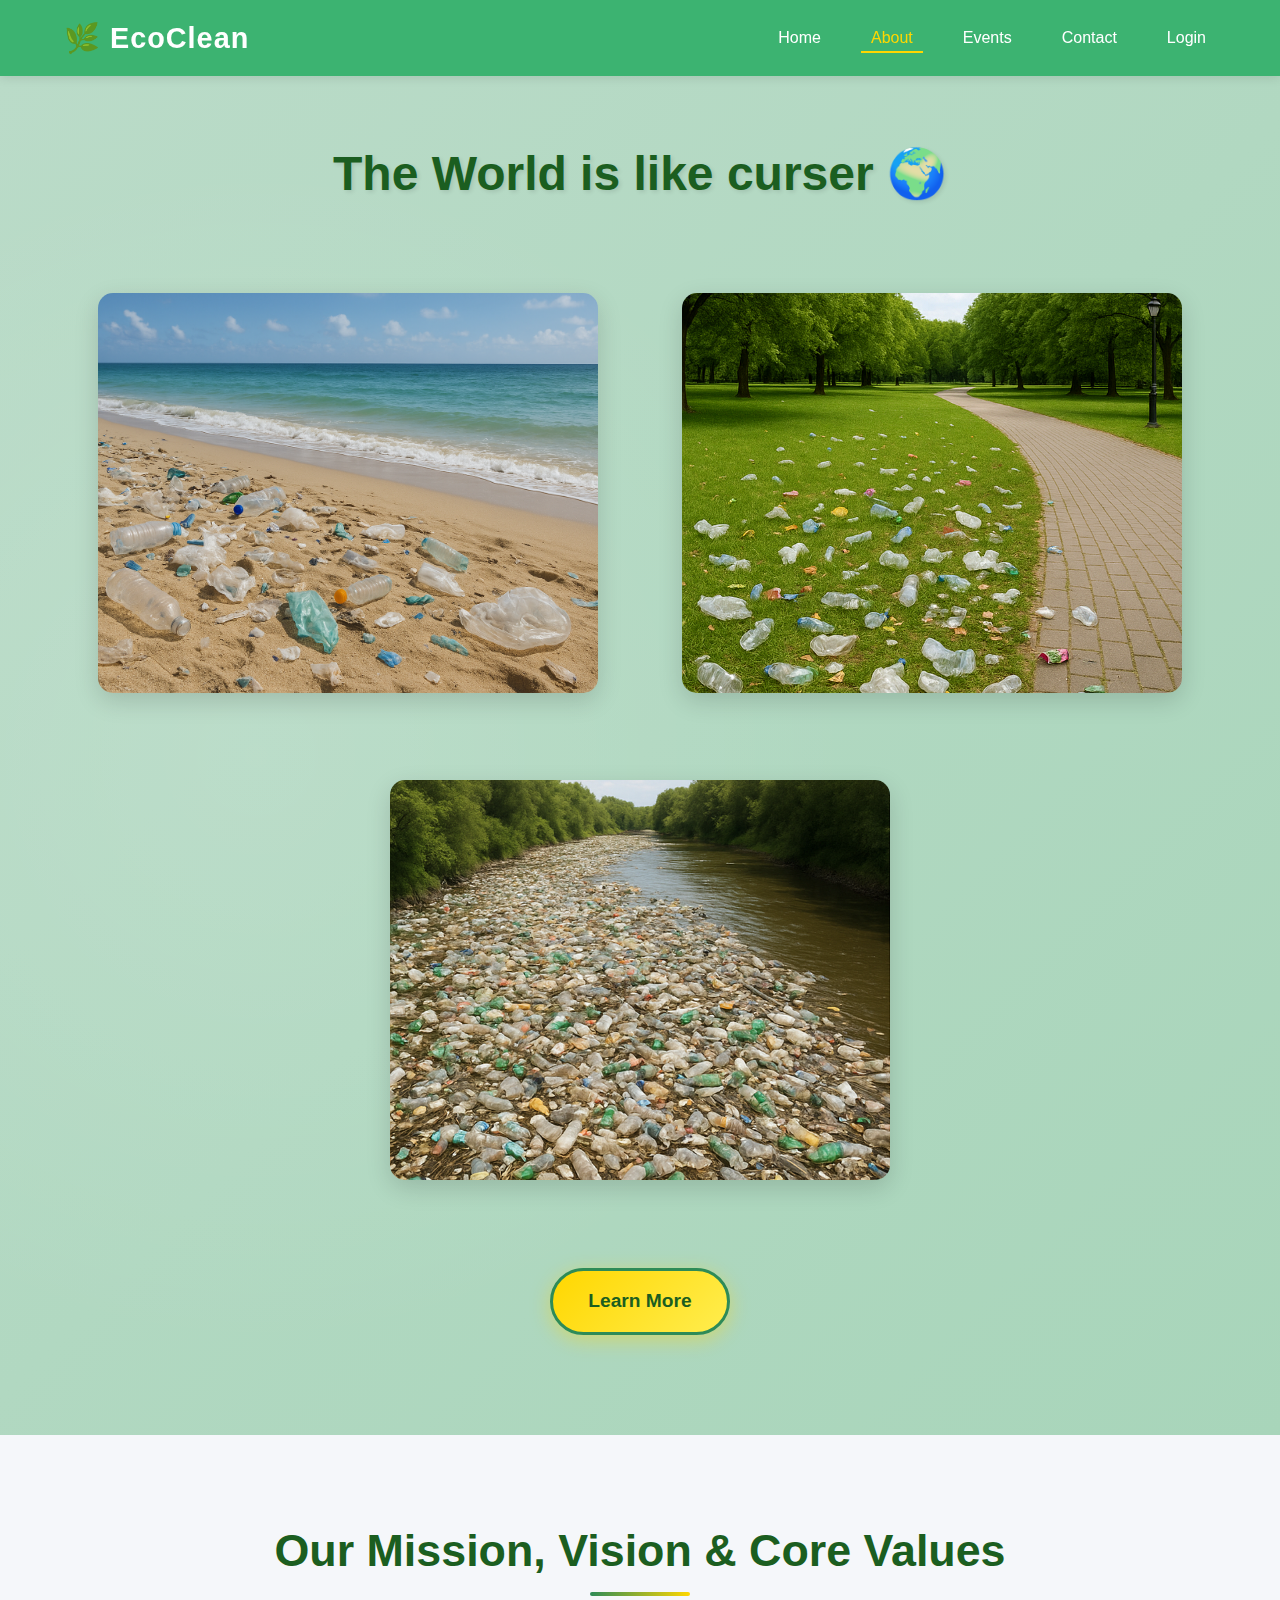
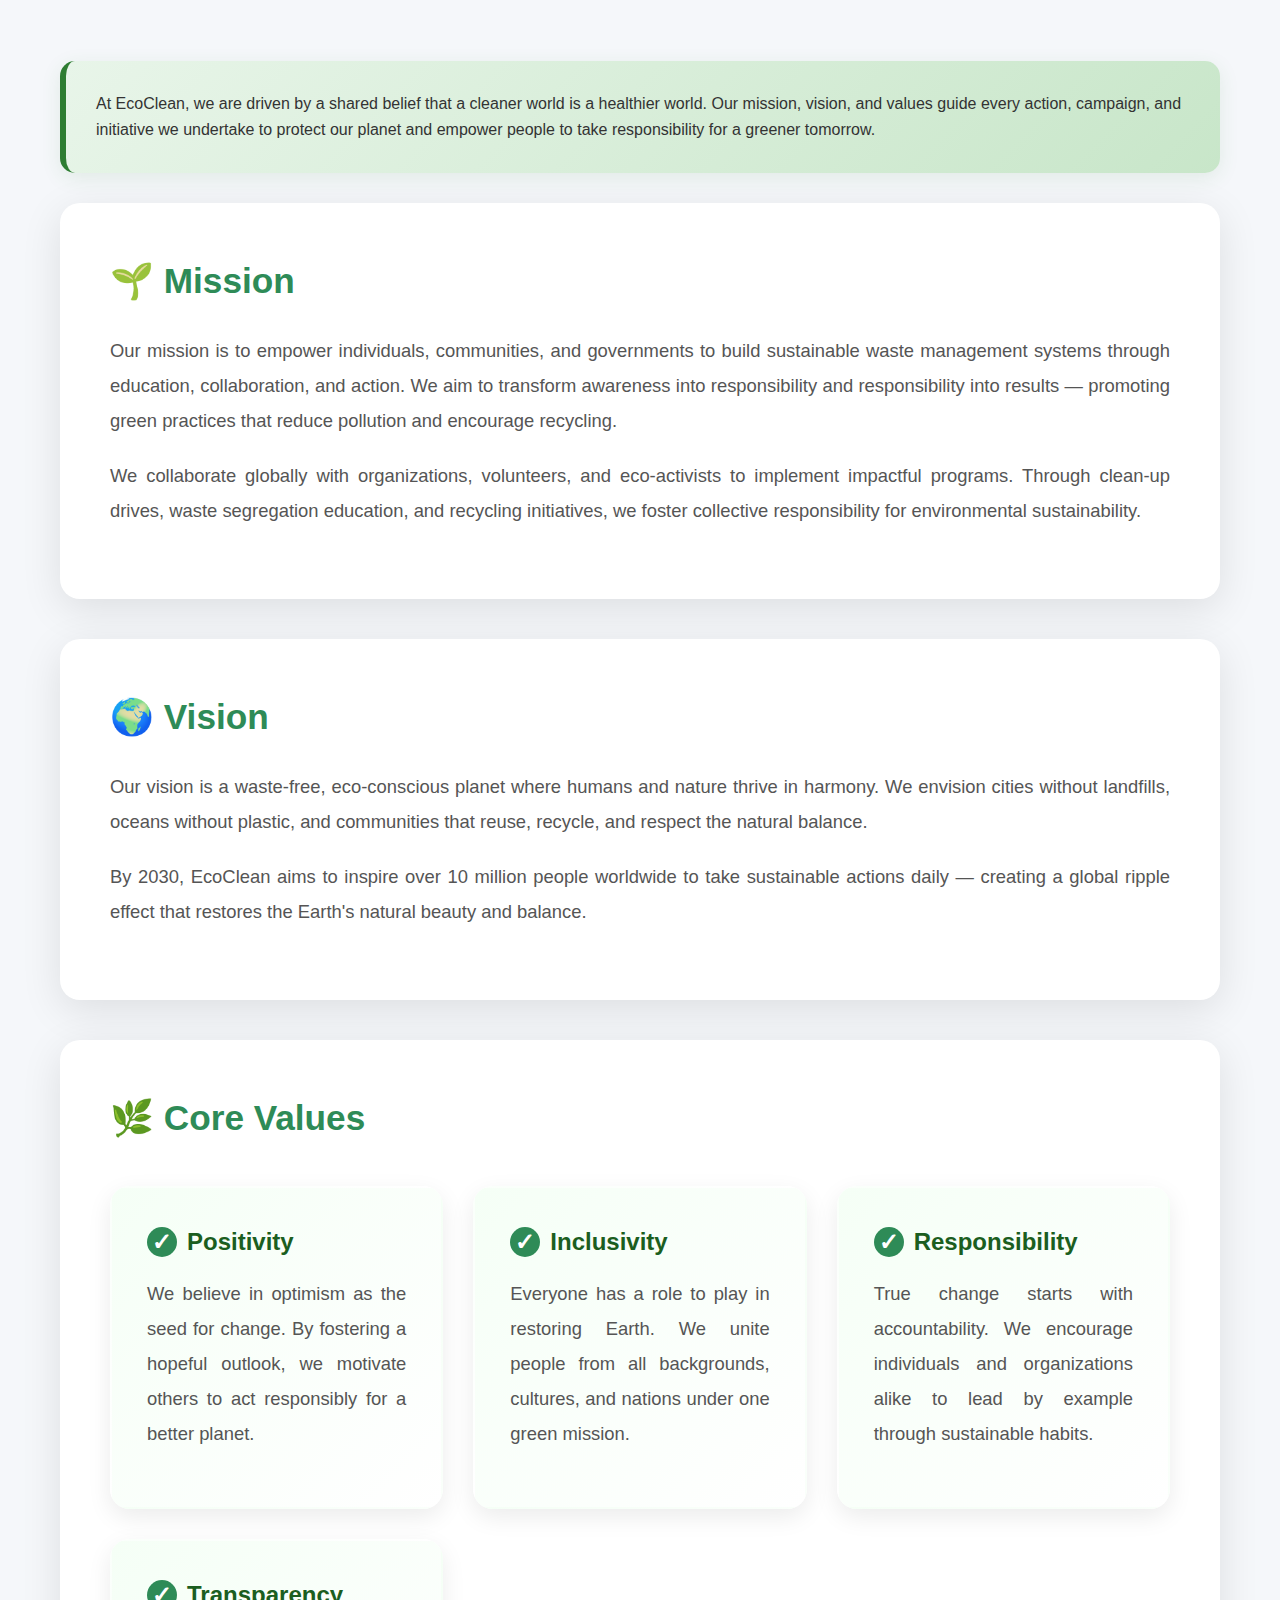
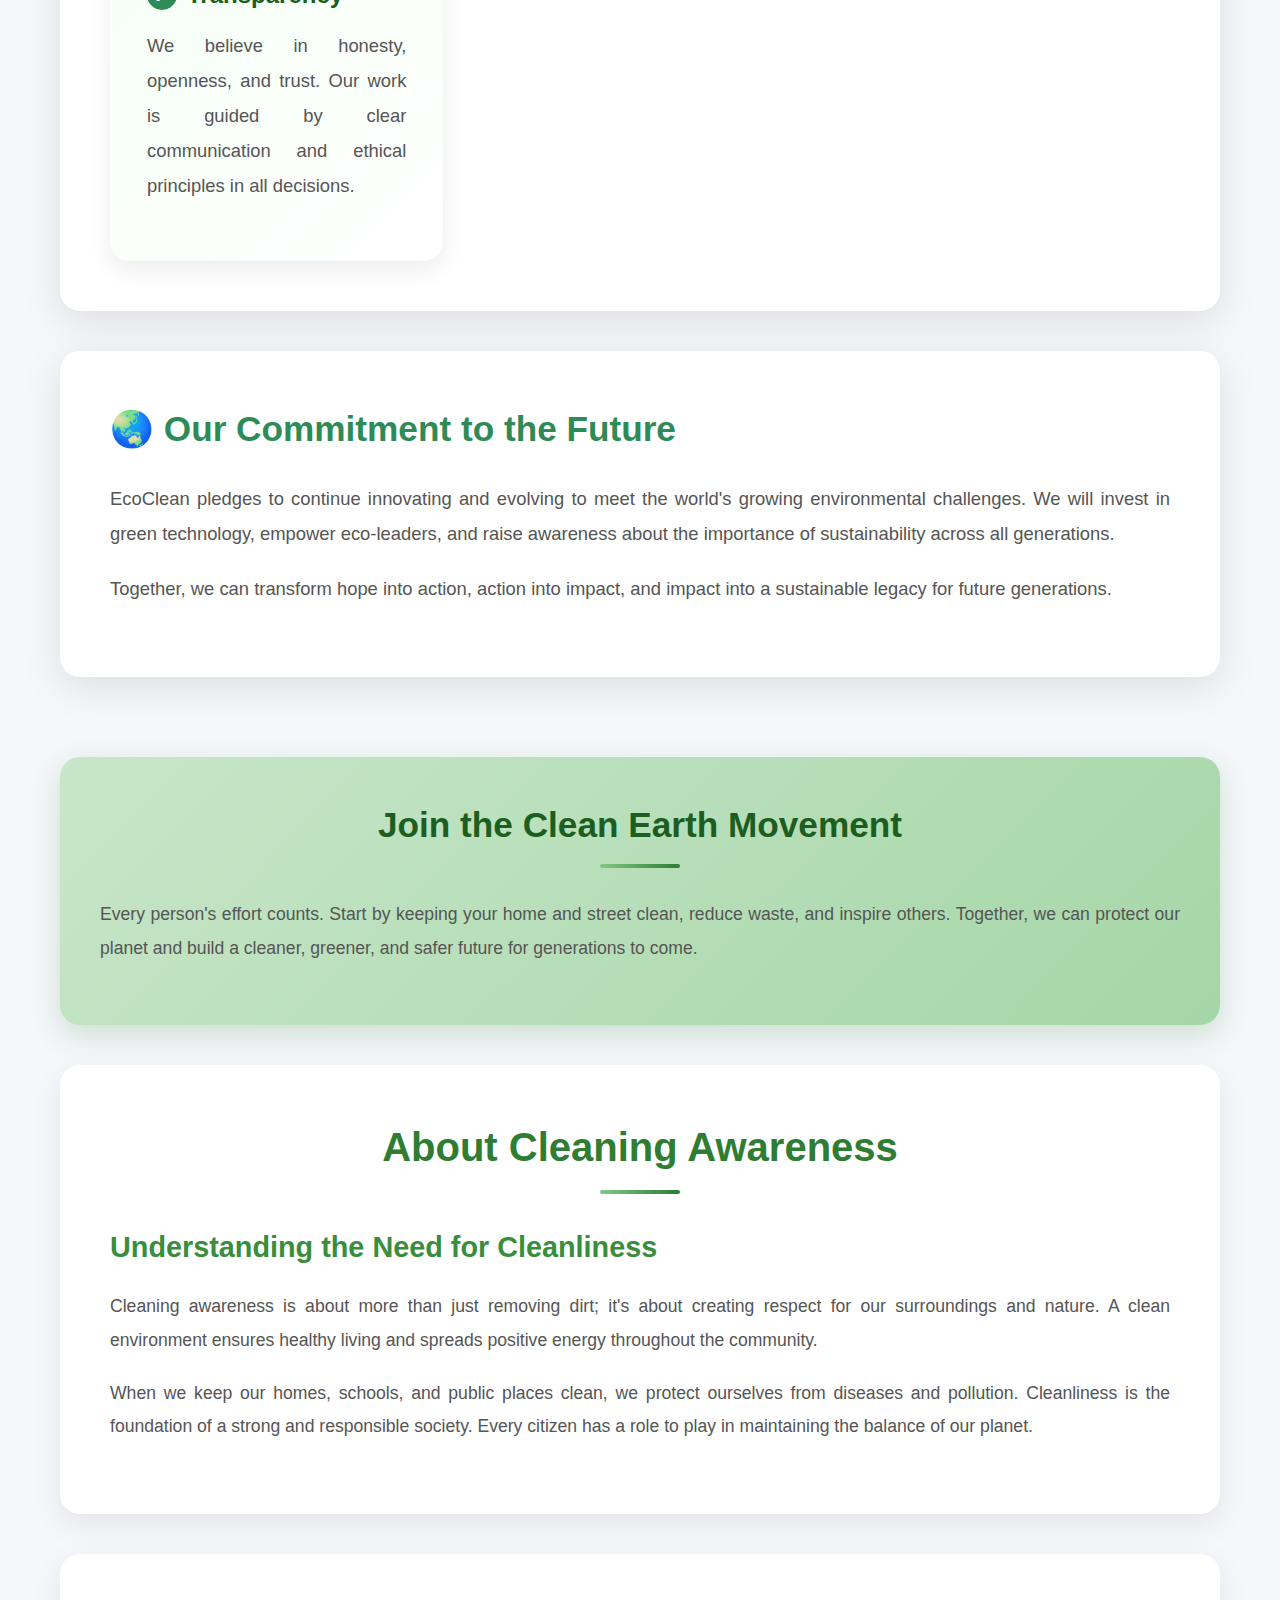
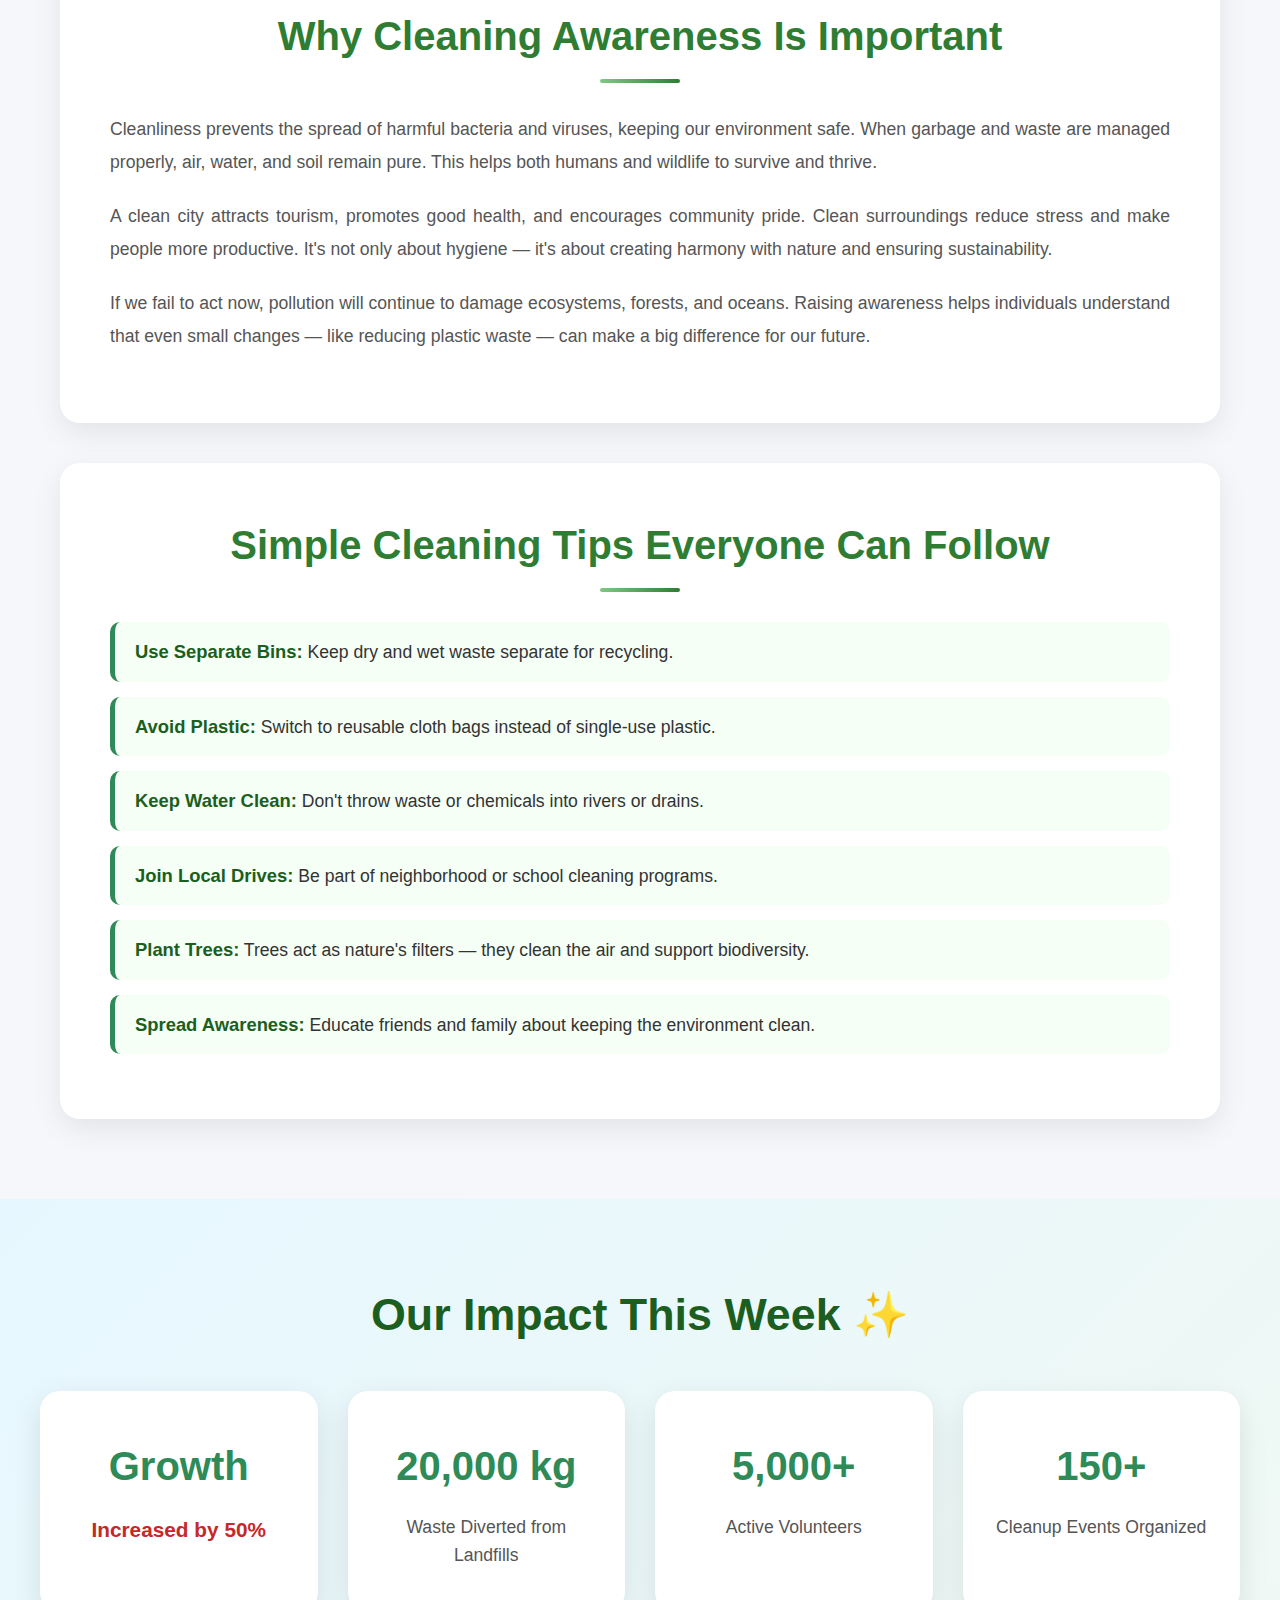
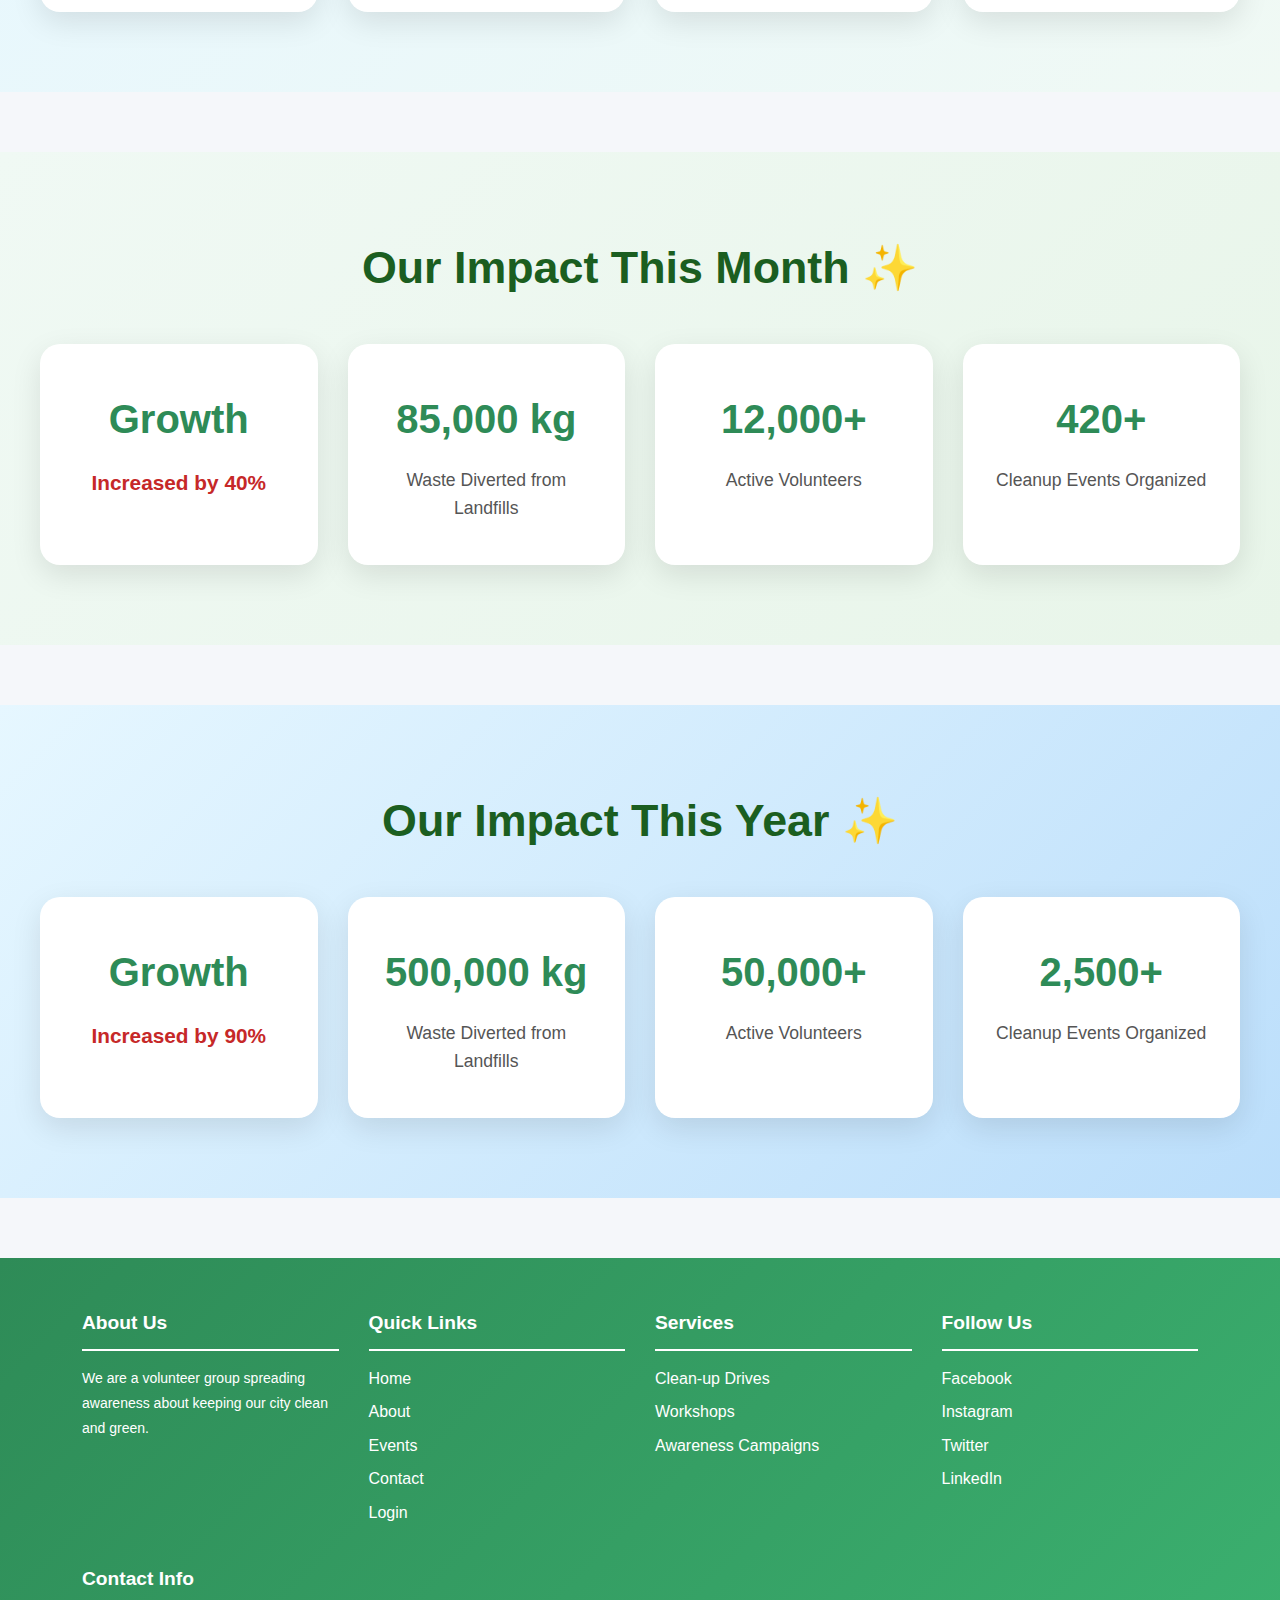
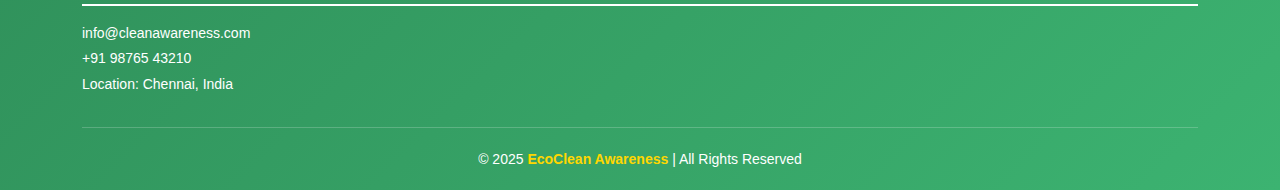
<file: pages/about.html>
<!DOCTYPE html>
<html lang="en">

<head>
    <meta charset="UTF-8">
    <meta name="viewport" content="width=device-width, initial-scale=1.0">
    <title>About EcoClean</title>
    <link rel="stylesheet" href="../styles/about.css">
    <link rel="icon" href="../assets/sustainability.png">
</head>

<body>
    <header>
        <div class="container">
            <nav>
                <h2 id="nav-logo">🌿 EcoClean</h2>
                <ul id="nav-menu">
                    <li><a href="../index.html">Home</a></li>
                    <li><a href="./about.html" class="active-page">About</a></li>
                    <li><a href="./events.html">Events</a></li>
                    <li><a href="./contact.html">Contact</a></li>
                    <li><a href="./login.html">Login</a></li>
                </ul>
            </nav>
        </div>
    </header>

    <section class="page-hero">
        <div class="centre"><b>
                <p class="a1">The World is like curser 🌍</p>
            </b></div>

        <div class="hero-content">
            <img src="../assets/beach.withplatic (1).png" alt="Park Before" class="big-img size">
            <img src="../assets/beach.withplatic (2).png" alt="Park After" class="big-img2 size">
        </div>

        <div class="hero-content">
            <img src="../assets/park_polluted_real.png" alt="River Before" class="big-img size">
            <img src="../assets/park_clean_real.png" alt="River After" class="big-img2 size">
        </div>

        <div class="hero-content">
            <img src="../assets/river_polluted (1).png" alt="Beach Before" class="big-img size">
            <img src="../assets/river_clean.png" alt="Beach After" class="big-img2 size">
        </div>

        <div class="centre box">
            <a href="#mission">Learn More</a>
        </div>
    </section>

    <div class="mission-section" id="mission">
        <div class="section-header">
            <h2>Our Mission, Vision & Core Values</h2>
        </div>

        <div class="highlight-box">
            <p>
                At EcoClean, we are driven by a shared belief that a cleaner world is a healthier world. Our mission,
                vision, and values guide every action, campaign, and initiative we undertake to protect our planet and
                empower people to take responsibility for a greener tomorrow.
            </p>
        </div>

        <div class="mission-card">
            <h3>🌱 Mission</h3>
            <p>
                Our mission is to empower individuals, communities, and governments to build sustainable waste
                management systems through education, collaboration, and action. We aim to transform awareness into
                responsibility and responsibility into results — promoting green practices that reduce pollution and
                encourage recycling.
            </p>
            <p>
                We collaborate globally with organizations, volunteers, and eco-activists to implement impactful
                programs. Through clean-up drives, waste segregation education, and recycling initiatives, we foster
                collective responsibility for environmental sustainability.
            </p>
        </div>

        <div class="mission-card">
            <h3>🌍 Vision</h3>
            <p>
                Our vision is a waste-free, eco-conscious planet where humans and nature thrive in harmony. We envision
                cities without landfills, oceans without plastic, and communities that reuse, recycle, and respect the
                natural balance.
            </p>
            <p>
                By 2030, EcoClean aims to inspire over 10 million people worldwide to take sustainable actions daily —
                creating a global ripple effect that restores the Earth's natural beauty and balance.
            </p>
        </div>

        <div class="mission-card">
            <h3>🌿 Core Values</h3>
            <div class="values-grid">
                <div class="value-card">
                    <h4>Positivity</h4>
                    <p>We believe in optimism as the seed for change. By fostering a hopeful outlook, we motivate others
                        to act responsibly for a better planet.</p>
                </div>
                <div class="value-card">
                    <h4>Inclusivity</h4>
                    <p>Everyone has a role to play in restoring Earth. We unite people from all backgrounds, cultures,
                        and nations under one green mission.</p>
                </div>
                <div class="value-card">
                    <h4>Responsibility</h4>
                    <p>True change starts with accountability. We encourage individuals and organizations alike to lead
                        by example through sustainable habits.</p>
                </div>
                <div class="value-card">
                    <h4>Transparency</h4>
                    <p>We believe in honesty, openness, and trust. Our work is guided by clear communication and ethical
                        principles in all decisions.</p>
                </div>
            </div>
        </div>

        <div class="mission-card">
            <h3>🌏 Our Commitment to the Future</h3>
            <p>
                EcoClean pledges to continue innovating and evolving to meet the world's growing environmental
                challenges. We will invest in green technology, empower eco-leaders, and raise awareness about the
                importance of sustainability across all generations.
            </p>
            <p>
                Together, we can transform hope into action, action into impact, and impact into a sustainable legacy
                for future generations.
            </p>
        </div>
    </div>

    <main>
        <section class="cta">
            <h2>Join the Clean Earth Movement</h2>
            <p>
                Every person's effort counts. Start by keeping your home and street clean, reduce waste, and inspire
                others. Together, we can protect our planet and build a cleaner, greener, and safer future for
                generations to come.
            </p>
        </section>

        <section>
            <h2>About Cleaning Awareness</h2>
            <h3>Understanding the Need for Cleanliness</h3>
            <p>
                Cleaning awareness is about more than just removing dirt; it's about creating respect for our
                surroundings and nature. A clean environment ensures healthy living and spreads positive energy
                throughout the community.
            </p>
            <p>
                When we keep our homes, schools, and public places clean, we protect ourselves from diseases and
                pollution. Cleanliness is the foundation of a strong and responsible society. Every citizen has a role
                to play in maintaining the balance of our planet.
            </p>
        </section>

        <section class="importance">
            <h2>Why Cleaning Awareness Is Important</h2>
            <p>
                Cleanliness prevents the spread of harmful bacteria and viruses, keeping our environment safe. When
                garbage and waste are managed properly, air, water, and soil remain pure. This helps both humans and
                wildlife to survive and thrive.
            </p>
            <p>
                A clean city attracts tourism, promotes good health, and encourages community pride. Clean surroundings
                reduce stress and make people more productive. It's not only about hygiene — it's about creating harmony
                with nature and ensuring sustainability.
            </p>
            <p>
                If we fail to act now, pollution will continue to damage ecosystems, forests, and oceans. Raising
                awareness helps individuals understand that even small changes — like reducing plastic waste — can make
                a big difference for our future.
            </p>
        </section>

        <section class="tips">
            <h2>Simple Cleaning Tips Everyone Can Follow</h2>
            <ul>
                <li><b>Use Separate Bins:</b> Keep dry and wet waste separate for recycling.</li>
                <li><b>Avoid Plastic:</b> Switch to reusable cloth bags instead of single-use plastic.</li>
                <li><b>Keep Water Clean:</b> Don't throw waste or chemicals into rivers or drains.</li>
                <li><b>Join Local Drives:</b> Be part of neighborhood or school cleaning programs.</li>
                <li><b>Plant Trees:</b> Trees act as nature's filters — they clean the air and support biodiversity.
                </li>
                <li><b>Spread Awareness:</b> Educate friends and family about keeping the environment clean.</li>
            </ul>
        </section>
    </main>

    <div class="impact-section">
        <div class="impact-container">
            <h2>Our Impact This Week ✨</h2>
            <div class="impact-stats">
                <div class="stat-box">
                    <h3>Growth</h3>
                    <p id="green">Increased by 50%</p>
                </div>
                <div class="stat-box">
                    <h3>20,000 kg</h3>
                    <p>Waste Diverted from Landfills</p>
                </div>
                <div class="stat-box">
                    <h3>5,000+</h3>
                    <p>Active Volunteers</p>
                </div>
                <div class="stat-box">
                    <h3>150+</h3>
                    <p>Cleanup Events Organized</p>
                </div>
            </div>
        </div>
    </div>

    <div class="impact-section" style="background: linear-gradient(135deg, #f0f9f4, #e8f5e9);">
        <div class="impact-container">
            <h2>Our Impact This Month ✨</h2>
            <div class="impact-stats">
                <div class="stat-box">
                    <h3>Growth</h3>
                    <p id="green">Increased by 40%</p>
                </div>
                <div class="stat-box">
                    <h3>85,000 kg</h3>
                    <p>Waste Diverted from Landfills</p>
                </div>
                <div class="stat-box">
                    <h3>12,000+</h3>
                    <p>Active Volunteers</p>
                </div>
                <div class="stat-box">
                    <h3>420+</h3>
                    <p>Cleanup Events Organized</p>
                </div>
            </div>
        </div>
    </div>

    <div class="impact-section" style="background: linear-gradient(135deg, #e6f7ff, #bbdefb);">
        <div class="impact-container">
            <h2>Our Impact This Year ✨</h2>
            <div class="impact-stats">
                <div class="stat-box">
                    <h3>Growth</h3>
                    <p id="green">Increased by 90%</p>
                </div>
                <div class="stat-box">
                    <h3>500,000 kg</h3>
                    <p>Waste Diverted from Landfills</p>
                </div>
                <div class="stat-box">
                    <h3>50,000+</h3>
                    <p>Active Volunteers</p>
                </div>
                <div class="stat-box">
                    <h3>2,500+</h3>
                    <p>Cleanup Events Organized</p>
                </div>
            </div>
        </div>
    </div>


    <footer>
        <div class="container">
            <div class="footer-container">
                <div class="footer-section">
                    <h3>About Us</h3>
                    <p>
                        We are a volunteer group spreading awareness about keeping our
                        city clean and green.
                    </p>
                </div>

                <div class="footer-section">
                    <h3>Quick Links</h3>
                    <ul>
                        <li><a href="../index.html">Home</a></li>
                        <li><a href="./about.html">About</a></li>
                        <li><a href="./events.html">Events</a></li>
                        <li><a href="./contact.html">Contact</a></li>
                        <li><a href="./login.html">Login</a></li>
                    </ul>
                </div>

                <div class="footer-section">
                    <h3>Services</h3>
                    <ul>
                        <li><a href="https://youtube.com/watch?v=uRhv5kIi7Is">Clean-up Drives</a></li>
                        <li><a href="https://nskfdc.nic.in/en/content/home/workshops">Workshops</a></li>
                        <li><a href="https://www.quantcast.com/wiki/term/awareness-campaign/">Awareness Campaigns</a>
                        </li>
                    </ul>
                </div>

                <div class="footer-section">
                    <h3>Follow Us</h3>
                    <ul>
                        <li><a
                                href="https://www.facebook.com/moayush/videos/cleanliness-is-a-way-of-life-not-just-a-fleeting-commitment-watch-this-video-to-/3262202010591812/">Facebook</a>
                        </li>
                        <li><a href="https://www.instagram.com/reel/DLHV_0JNCjk/">Instagram</a></li>
                        <li><a href="https://x.com/">Twitter</a></li>
                        <li><a href="https://www.linkedin.com/learning/productive-creativity">LinkedIn</a></li>
                    </ul>
                </div>

                <div class="footer-section">
                    <h3>Contact Info</h3>
                    <p>
                        <a href="mailto:info@cleanawareness.com">info@cleanawareness.com</a>
                    </p>
                    <p><a href="tel:+919876543210">+91 98765 43210</a></p>
                    <p>Location: Chennai, India</p>
                </div>
            </div>

            <p class="copyright">
                © 2025 <a href="https://copyright.gov.in/">EcoClean Awareness</a> | All Rights Reserved
            </p>
        </div>
    </footer>
</body>

</html>
</file>
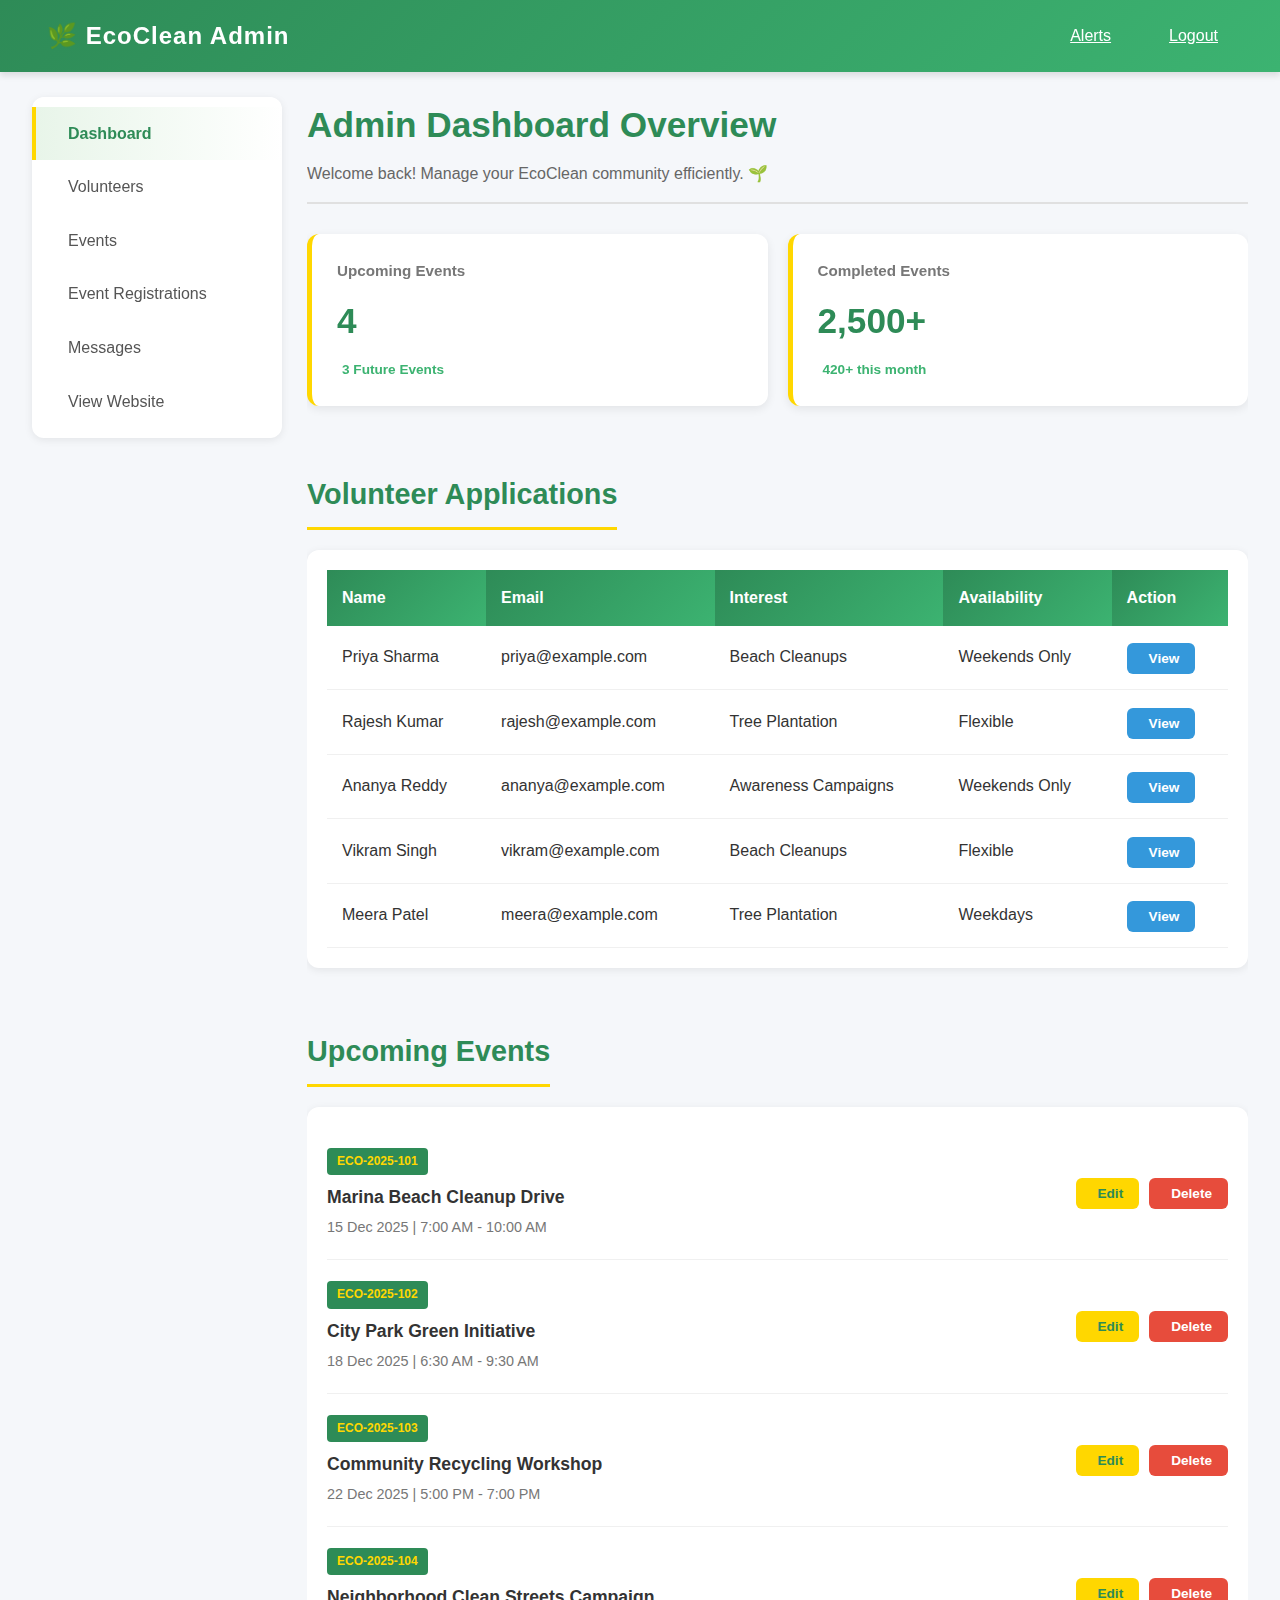
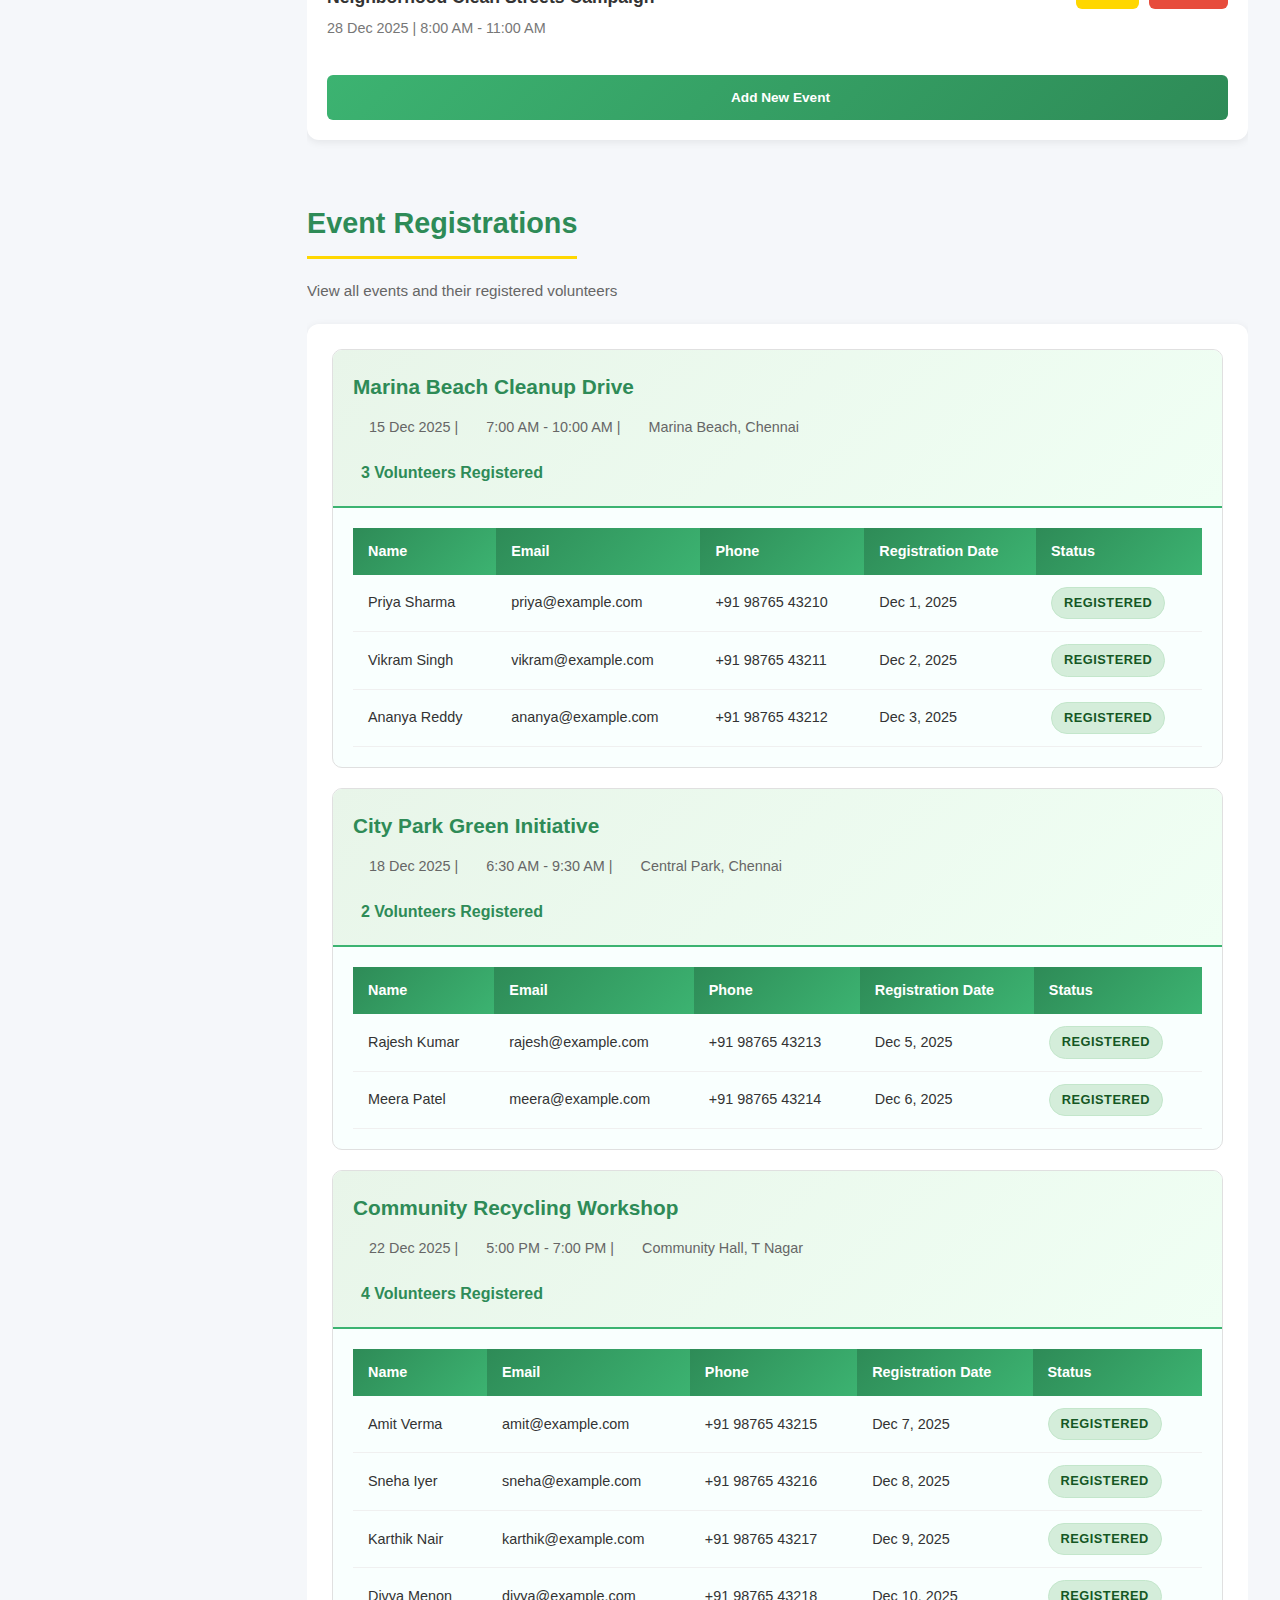
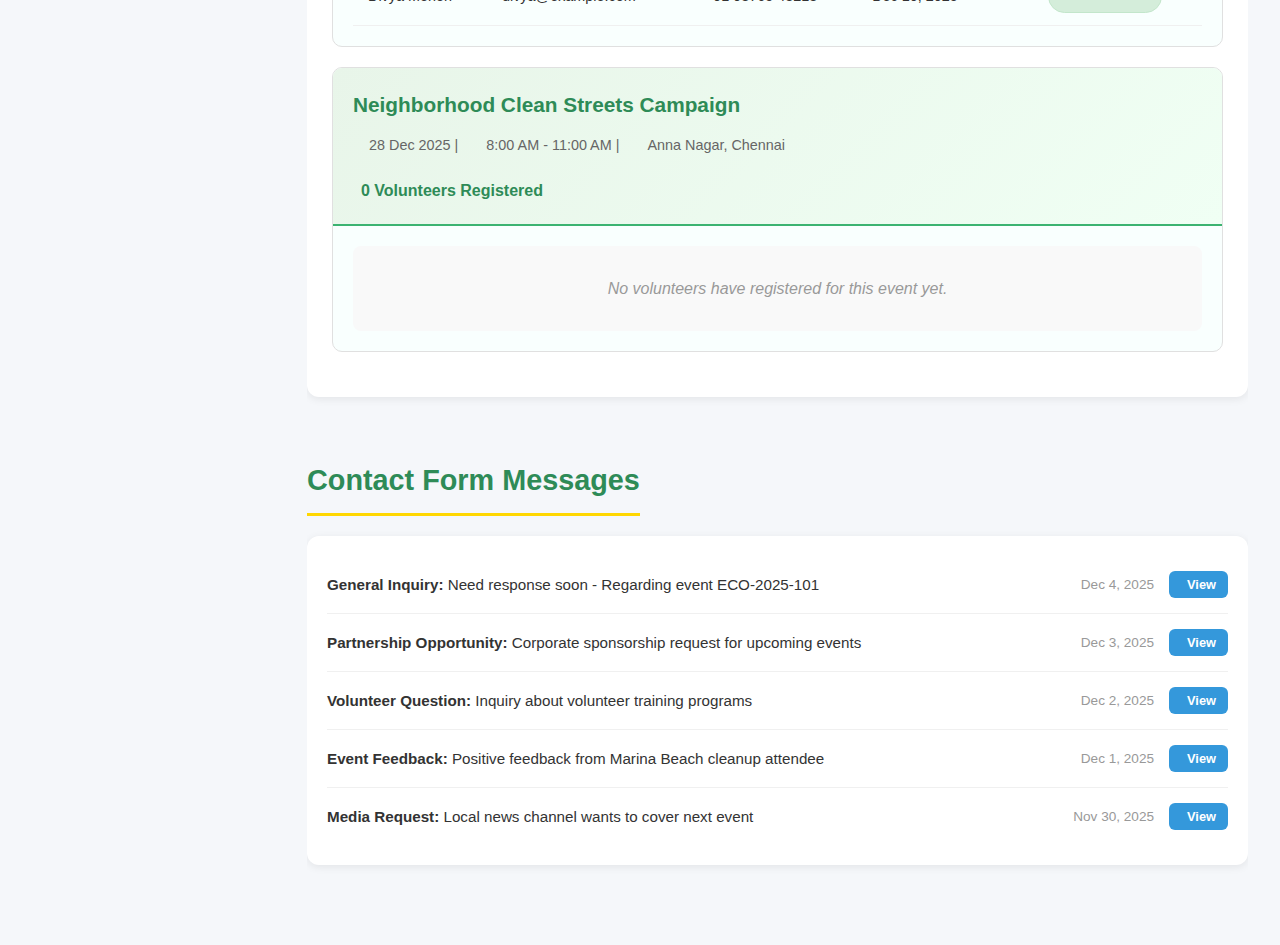
<file: pages/admin.html>
<!DOCTYPE html>
<html lang="en">

<head>
    <meta charset="UTF-8">
    <meta name="viewport" content="width=device-width, initial-scale=1.0">
    <title>Admin Dashboard | 🌿 EcoClean</title>
    <link rel="stylesheet" href="../styles/admin.css">

</head>

<body>
    <header>
        <div class="container">
            <nav>
                <h2 id="nav-logo">🌿 EcoClean Admin</h2>
                <button class="menu-toggle" onclick="toggleMenu()">
                    <i class="fas fa-bars"></i>
                </button>
                <ul id="nav-menu">
                    <li><a href="#"><i class="fas fa-bell"></i> Alerts</a></li>
                    <li><a href="#"><i class="fas fa-sign-out-alt"></i> Logout</a></li>
                </ul>
            </nav>
        </div>
    </header>

    <div class="admin-wrapper container">
        <aside class="sidebar">
            <ul class="sidebar-menu">
                <li><a href="#dashboard" class="active-page"><i class="fas fa-tachometer-alt"></i> Dashboard</a></li>
                <li><a href="#volunteers-section"><i class="fas fa-hands-helping"></i> Volunteers</a></li>
                <li><a href="#events-section"><i class="fas fa-calendar-alt"></i> Events</a></li>
                <li><a href="#registrations-section"><i class="fas fa-user-check"></i> Event Registrations</a></li>
                <li><a href="#messages-section"><i class="fas fa-envelope"></i> Messages</a></li>
                <li><a href="../index.html"><i class="fas fa-globe"></i> View Website </a></li>
            </ul>
        </aside>

        <main class="main-content">
            <div id="dashboard">
                <h1 class="page-title">Admin Dashboard Overview</h1>
                <p class="welcome-message">Welcome back! Manage your EcoClean community efficiently. 🌱</p>

                <section class="stats-grid">


                    <div class="stat-card">
                        <i class="fas fa-calendar-alt icon-large"></i>
                        <h3>Upcoming Events</h3>
                        <p class="stat-value">4</p>
                        <span class="stat-trend"><i class="fas fa-dot-circle"></i> 3 Future Events</span>
                    </div>
                    <div class="stat-card">
                        <i class="fas fa-calendar-check icon-large"></i>
                        <h3>Completed Events</h3>
                        <p class="stat-value">2,500+</p>
                        <span class="stat-trend"><i class="fas fa-check-circle"></i> 420+ this month</span>
                    </div>
                </section>
            </div>



            <div id="volunteers-section">
                <h2 class="section-title">Volunteer Applications</h2>
                <div class="table-container card">
                    <table>
                        <thead>
                            <tr>
                                <th>Name</th>
                                <th>Email</th>
                                <th>Interest</th>
                                <th>Availability</th>
                                <th>Action</th>
                            </tr>
                        </thead>
                        <tbody>
                            <tr>
                                <td>Priya Sharma</td>
                                <td>priya@example.com</td>
                                <td>Beach Cleanups</td>
                                <td>Weekends Only</td>
                                <td><button class="action-btn view-btn"><i class="fas fa-eye"></i> View</button></td>
                            </tr>
                            <tr>
                                <td>Rajesh Kumar</td>
                                <td>rajesh@example.com</td>
                                <td>Tree Plantation</td>
                                <td>Flexible</td>
                                <td><button class="action-btn view-btn"><i class="fas fa-eye"></i> View</button></td>
                            </tr>
                            <tr>
                                <td>Ananya Reddy</td>
                                <td>ananya@example.com</td>
                                <td>Awareness Campaigns</td>
                                <td>Weekends Only</td>
                                <td><button class="action-btn view-btn"><i class="fas fa-eye"></i> View</button></td>
                            </tr>
                            <tr>
                                <td>Vikram Singh</td>
                                <td>vikram@example.com</td>
                                <td>Beach Cleanups</td>
                                <td>Flexible</td>
                                <td><button class="action-btn view-btn"><i class="fas fa-eye"></i> View</button></td>
                            </tr>
                            <tr>
                                <td>Meera Patel</td>
                                <td>meera@example.com</td>
                                <td>Tree Plantation</td>
                                <td>Weekdays</td>
                                <td><button class="action-btn view-btn"><i class="fas fa-eye"></i> View</button></td>
                            </tr>
                        </tbody>
                    </table>
                </div>
            </div>

            <div id="events-section">
                <h2 class="section-title">Upcoming Events</h2>
                <div class="events-list card">
                    <div class="event-item">
                        <div class="event-details">
                            <p class="event-id">ECO-2025-101</p>
                            <p class="event-name">Marina Beach Cleanup Drive</p>
                            <p class="event-time">15 Dec 2025 | 7:00 AM - 10:00 AM</p>
                        </div>
                        <div class="event-actions">
                            <button class="action-btn edit-btn"><i class="fas fa-edit"></i> Edit</button>
                            <button class="action-btn delete-btn"><i class="fas fa-trash-alt"></i> Delete</button>
                        </div>
                    </div>
                    <div class="event-item">
                        <div class="event-details">
                            <p class="event-id">ECO-2025-102</p>
                            <p class="event-name">City Park Green Initiative</p>
                            <p class="event-time">18 Dec 2025 | 6:30 AM - 9:30 AM</p>
                        </div>
                        <div class="event-actions">
                            <button class="action-btn edit-btn"><i class="fas fa-edit"></i> Edit</button>
                            <button class="action-btn delete-btn"><i class="fas fa-trash-alt"></i> Delete</button>
                        </div>
                    </div>
                    <div class="event-item">
                        <div class="event-details">
                            <p class="event-id">ECO-2025-103</p>
                            <p class="event-name">Community Recycling Workshop</p>
                            <p class="event-time">22 Dec 2025 | 5:00 PM - 7:00 PM</p>
                        </div>
                        <div class="event-actions">
                            <button class="action-btn edit-btn"><i class="fas fa-edit"></i> Edit</button>
                            <button class="action-btn delete-btn"><i class="fas fa-trash-alt"></i> Delete</button>
                        </div>
                    </div>
                    <div class="event-item">
                        <div class="event-details">
                            <p class="event-id">ECO-2025-104</p>
                            <p class="event-name">Neighborhood Clean Streets Campaign</p>
                            <p class="event-time">28 Dec 2025 | 8:00 AM - 11:00 AM</p>
                        </div>
                        <div class="event-actions">
                            <button class="action-btn edit-btn"><i class="fas fa-edit"></i> Edit</button>
                            <button class="action-btn delete-btn"><i class="fas fa-trash-alt"></i> Delete</button>
                        </div>
                    </div>
                    <a href="add-event.html" class="action-btn add-btn" style="text-decoration: none; display: flex;"><i
                            class="fas fa-plus-circle"></i> Add New Event</a>
                </div>
            </div>

            <div id="registrations-section">
                <h2 class="section-title">Event Registrations</h2>
                <p class="section-description">View all events and their registered volunteers</p>

                <div class="registrations-container card">
                    <!-- Event 1 -->
                    <div class="registration-event-card">
                        <div class="registration-event-header">
                            <div class="registration-event-info">
                                <h3 class="registration-event-title">Marina Beach Cleanup Drive</h3>
                                <p class="registration-event-meta">
                                    <i class="fas fa-calendar"></i> 15 Dec 2025 |
                                    <i class="fas fa-clock"></i> 7:00 AM - 10:00 AM |
                                    <i class="fas fa-map-marker-alt"></i> Marina Beach, Chennai
                                </p>
                                <p class="registration-volunteer-count">
                                    <i class="fas fa-users"></i> <strong>3 Volunteers Registered</strong>
                                </p>
                            </div>
                        </div>
                        <div class="registration-volunteers-table">
                            <table>
                                <thead>
                                    <tr>
                                        <th>Name</th>
                                        <th>Email</th>
                                        <th>Phone</th>
                                        <th>Registration Date</th>
                                        <th>Status</th>
                                    </tr>
                                </thead>
                                <tbody>
                                    <tr>
                                        <td>Priya Sharma</td>
                                        <td>priya@example.com</td>
                                        <td>+91 98765 43210</td>
                                        <td>Dec 1, 2025</td>
                                        <td><span class="status-badge status-registered">Registered</span></td>
                                    </tr>
                                    <tr>
                                        <td>Vikram Singh</td>
                                        <td>vikram@example.com</td>
                                        <td>+91 98765 43211</td>
                                        <td>Dec 2, 2025</td>
                                        <td><span class="status-badge status-registered">Registered</span></td>
                                    </tr>
                                    <tr>
                                        <td>Ananya Reddy</td>
                                        <td>ananya@example.com</td>
                                        <td>+91 98765 43212</td>
                                        <td>Dec 3, 2025</td>
                                        <td><span class="status-badge status-registered">Registered</span></td>
                                    </tr>
                                </tbody>
                            </table>
                        </div>
                    </div>

                    <!-- Event 2 -->
                    <div class="registration-event-card">
                        <div class="registration-event-header">
                            <div class="registration-event-info">
                                <h3 class="registration-event-title">City Park Green Initiative</h3>
                                <p class="registration-event-meta">
                                    <i class="fas fa-calendar"></i> 18 Dec 2025 |
                                    <i class="fas fa-clock"></i> 6:30 AM - 9:30 AM |
                                    <i class="fas fa-map-marker-alt"></i> Central Park, Chennai
                                </p>
                                <p class="registration-volunteer-count">
                                    <i class="fas fa-users"></i> <strong>2 Volunteers Registered</strong>
                                </p>
                            </div>
                        </div>
                        <div class="registration-volunteers-table">
                            <table>
                                <thead>
                                    <tr>
                                        <th>Name</th>
                                        <th>Email</th>
                                        <th>Phone</th>
                                        <th>Registration Date</th>
                                        <th>Status</th>
                                    </tr>
                                </thead>
                                <tbody>
                                    <tr>
                                        <td>Rajesh Kumar</td>
                                        <td>rajesh@example.com</td>
                                        <td>+91 98765 43213</td>
                                        <td>Dec 5, 2025</td>
                                        <td><span class="status-badge status-registered">Registered</span></td>
                                    </tr>
                                    <tr>
                                        <td>Meera Patel</td>
                                        <td>meera@example.com</td>
                                        <td>+91 98765 43214</td>
                                        <td>Dec 6, 2025</td>
                                        <td><span class="status-badge status-registered">Registered</span></td>
                                    </tr>
                                </tbody>
                            </table>
                        </div>
                    </div>

                    <!-- Event 3 -->
                    <div class="registration-event-card">
                        <div class="registration-event-header">
                            <div class="registration-event-info">
                                <h3 class="registration-event-title">Community Recycling Workshop</h3>
                                <p class="registration-event-meta">
                                    <i class="fas fa-calendar"></i> 22 Dec 2025 |
                                    <i class="fas fa-clock"></i> 5:00 PM - 7:00 PM |
                                    <i class="fas fa-map-marker-alt"></i> Community Hall, T Nagar
                                </p>
                                <p class="registration-volunteer-count">
                                    <i class="fas fa-users"></i> <strong>4 Volunteers Registered</strong>
                                </p>
                            </div>
                        </div>
                        <div class="registration-volunteers-table">
                            <table>
                                <thead>
                                    <tr>
                                        <th>Name</th>
                                        <th>Email</th>
                                        <th>Phone</th>
                                        <th>Registration Date</th>
                                        <th>Status</th>
                                    </tr>
                                </thead>
                                <tbody>
                                    <tr>
                                        <td>Amit Verma</td>
                                        <td>amit@example.com</td>
                                        <td>+91 98765 43215</td>
                                        <td>Dec 7, 2025</td>
                                        <td><span class="status-badge status-registered">Registered</span></td>
                                    </tr>
                                    <tr>
                                        <td>Sneha Iyer</td>
                                        <td>sneha@example.com</td>
                                        <td>+91 98765 43216</td>
                                        <td>Dec 8, 2025</td>
                                        <td><span class="status-badge status-registered">Registered</span></td>
                                    </tr>
                                    <tr>
                                        <td>Karthik Nair</td>
                                        <td>karthik@example.com</td>
                                        <td>+91 98765 43217</td>
                                        <td>Dec 9, 2025</td>
                                        <td><span class="status-badge status-registered">Registered</span></td>
                                    </tr>
                                    <tr>
                                        <td>Divya Menon</td>
                                        <td>divya@example.com</td>
                                        <td>+91 98765 43218</td>
                                        <td>Dec 10, 2025</td>
                                        <td><span class="status-badge status-registered">Registered</span></td>
                                    </tr>
                                </tbody>
                            </table>
                        </div>
                    </div>

                    <!-- Event 4 - No registrations -->
                    <div class="registration-event-card">
                        <div class="registration-event-header">
                            <div class="registration-event-info">
                                <h3 class="registration-event-title">Neighborhood Clean Streets Campaign</h3>
                                <p class="registration-event-meta">
                                    <i class="fas fa-calendar"></i> 28 Dec 2025 |
                                    <i class="fas fa-clock"></i> 8:00 AM - 11:00 AM |
                                    <i class="fas fa-map-marker-alt"></i> Anna Nagar, Chennai
                                </p>
                                <p class="registration-volunteer-count">
                                    <i class="fas fa-users"></i> <strong>0 Volunteers Registered</strong>
                                </p>
                            </div>
                        </div>
                        <div class="registration-volunteers-table">
                            <p class="no-volunteers-message">No volunteers have registered for this event yet.</p>
                        </div>
                    </div>
                </div>
            </div>

            <div id="messages-section">
                <h2 class="section-title">Contact Form Messages</h2>
                <div class="messages-container card">
                    <div class="message-summary">
                        <p><strong>General Inquiry:</strong> Need response soon - Regarding event ECO-2025-101</p>
                        <span class="message-date">Dec 4, 2025</span>
                        <button class="action-btn view-btn view-btn-small"><i class="fas fa-eye"></i> View</button>
                    </div>
                    <div class="message-summary">
                        <p><strong>Partnership Opportunity:</strong> Corporate sponsorship request for upcoming events
                        </p>
                        <span class="message-date">Dec 3, 2025</span>
                        <button class="action-btn view-btn view-btn-small"><i class="fas fa-eye"></i> View</button>
                    </div>
                    <div class="message-summary">
                        <p><strong>Volunteer Question:</strong> Inquiry about volunteer training programs</p>
                        <span class="message-date">Dec 2, 2025</span>
                        <button class="action-btn view-btn view-btn-small"><i class="fas fa-eye"></i> View</button>
                    </div>
                    <div class="message-summary">
                        <p><strong>Event Feedback:</strong> Positive feedback from Marina Beach cleanup attendee</p>
                        <span class="message-date">Dec 1, 2025</span>
                        <button class="action-btn view-btn view-btn-small"><i class="fas fa-eye"></i> View</button>
                    </div>
                    <div class="message-summary">
                        <p><strong>Media Request:</strong> Local news channel wants to cover next event</p>
                        <span class="message-date">Nov 30, 2025</span>
                        <button class="action-btn view-btn view-btn-small"><i class="fas fa-eye"></i> View</button>
                    </div>
                </div>
            </div>
        </main>
    </div>


</body>

</html>
</file>
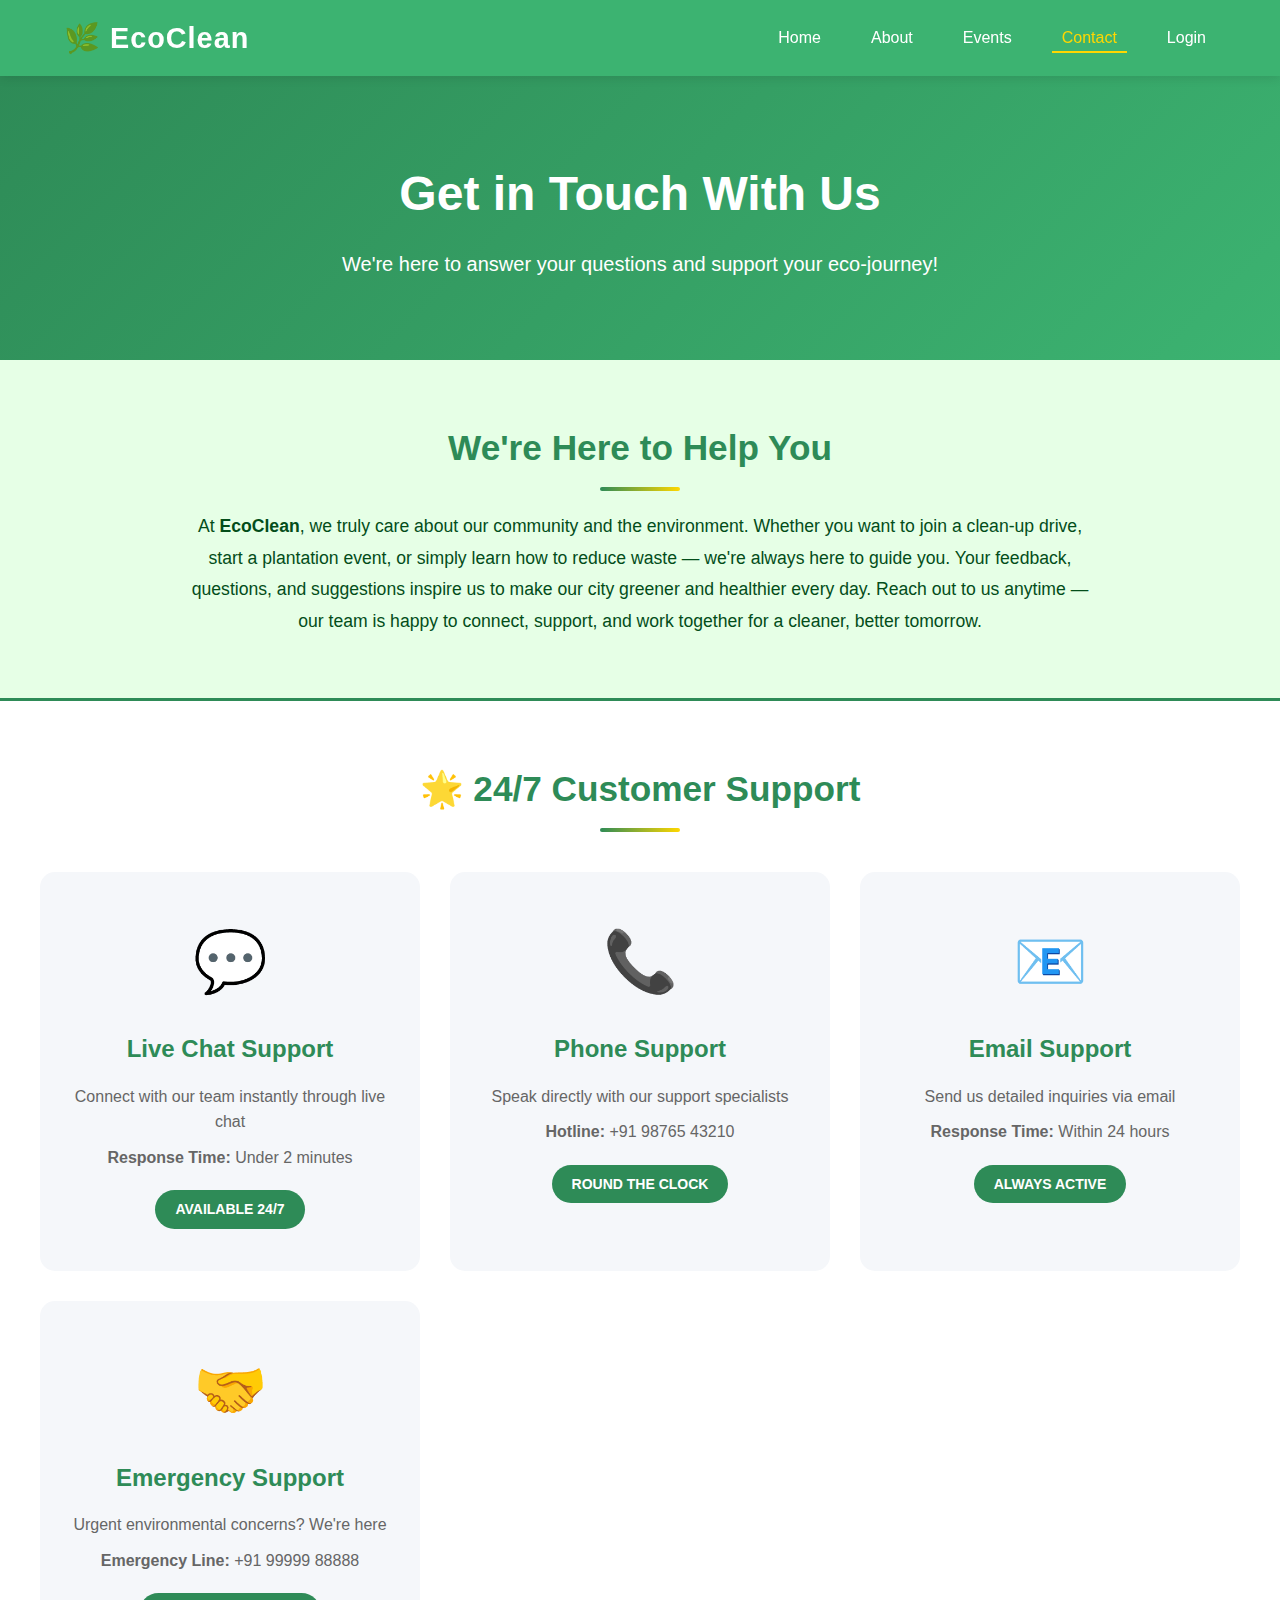
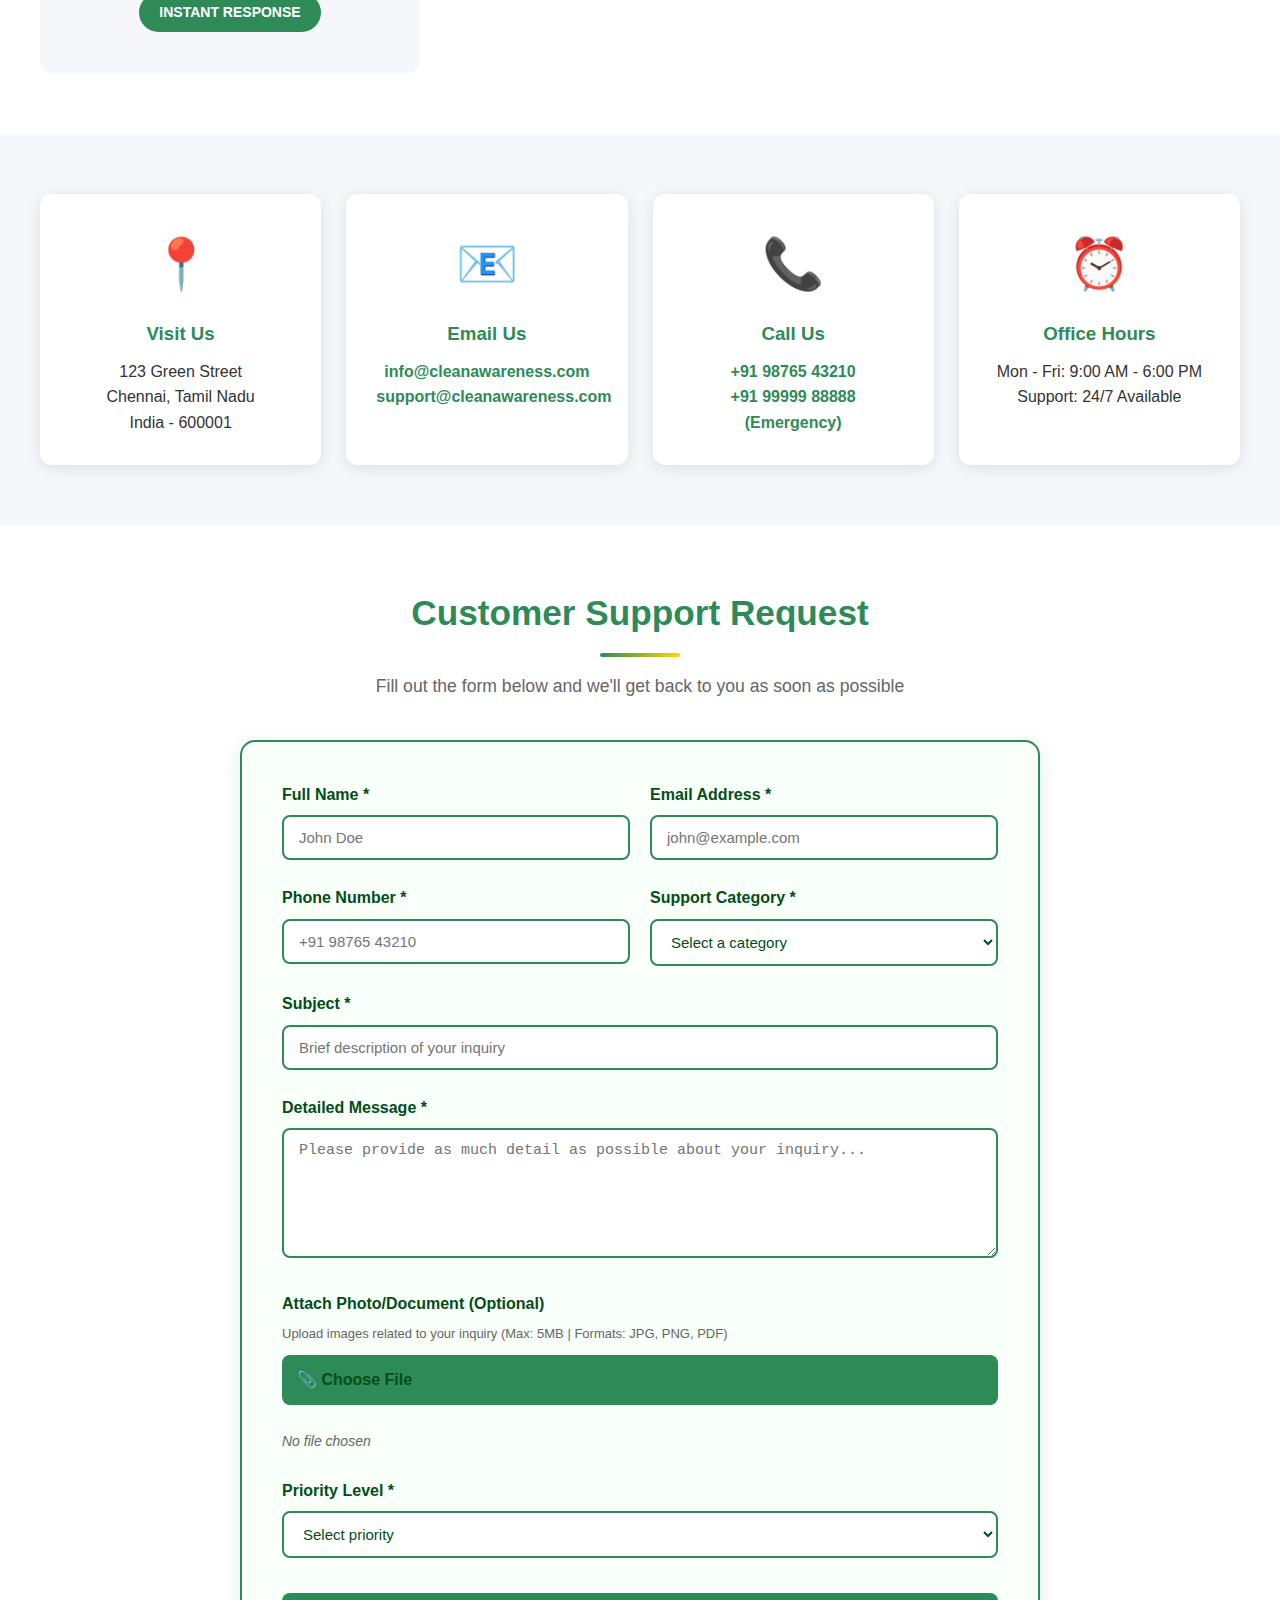
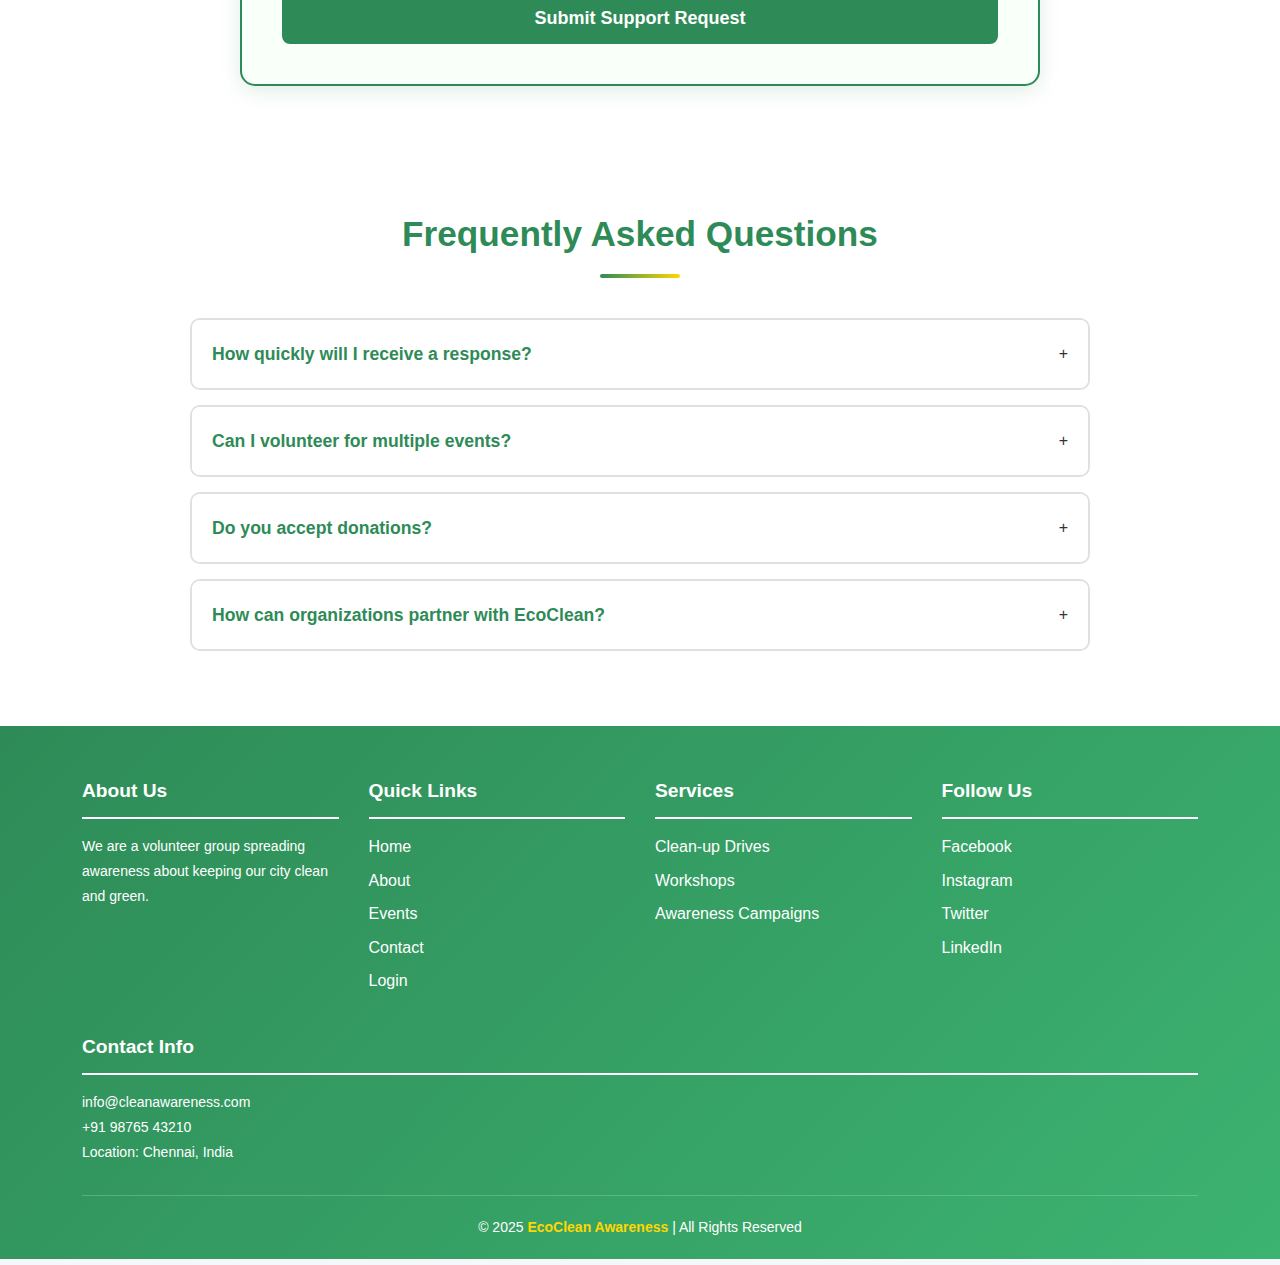
<file: pages/contact.html>
<!DOCTYPE html>
<html lang="en">

<head>
  <meta charset="UTF-8" />
  <meta name="viewport" content="width=device-width, initial-scale=1.0" />
  <title>Contact Us | EcoClean</title>
  <link rel="stylesheet" href="../styles/contact.css" />
  <link rel="icon" href="../assets/sustainability.png">
</head>

<body>
  <header>
    <div class="container">
      <nav>
        <h2 id="nav-logo">🌿 EcoClean</h2>
        <ul id="nav-menu">
          <li><a href="../index.html">Home</a></li>
          <li><a href="./about.html">About</a></li>
          <li><a href="./events.html">Events</a></li>
          <li><a href="./contact.html" class="active-page">Contact</a></li>
          <li><a href="./login.html">Login</a></li>
        </ul>
      </nav>
    </div>
  </header>

  <section class="contact-hero">
    <h1>Get in Touch With Us</h1>
    <p>We're here to answer your questions and support your eco-journey!</p>
  </section>

  <section class="contact-about">
    <div class="contact-about-content">
      <h2>We're Here to Help You</h2>
      <p>
        At <strong>EcoClean</strong>, we truly care about our community and
        the environment. Whether you want to join a clean-up drive, start a
        plantation event, or simply learn how to reduce waste — we're always
        here to guide you. Your feedback, questions, and suggestions inspire
        us to make our city greener and healthier every day. Reach out to us
        anytime — our team is happy to connect, support, and work together for
        a cleaner, better tomorrow.
      </p>
    </div>
  </section>

  <section class="support-section">
    <h2>🌟 24/7 Customer Support</h2>
    <div class="support-container">
      <div class="support-card">
        <div class="support-icon">💬</div>
        <h3>Live Chat Support</h3>
        <p>Connect with our team instantly through live chat</p>
        <p><strong>Response Time:</strong> Under 2 minutes</p>
        <span class="support-badge">AVAILABLE 24/7</span>
      </div>

      <div class="support-card">
        <div class="support-icon">📞</div>
        <h3>Phone Support</h3>
        <p>Speak directly with our support specialists</p>
        <p><strong>Hotline:</strong> +91 98765 43210</p>
        <span class="support-badge">ROUND THE CLOCK</span>
      </div>

      <div class="support-card">
        <div class="support-icon">📧</div>
        <h3>Email Support</h3>
        <p>Send us detailed inquiries via email</p>
        <p><strong>Response Time:</strong> Within 24 hours</p>
        <span class="support-badge">ALWAYS ACTIVE</span>
      </div>

      <div class="support-card">
        <div class="support-icon">🤝</div>
        <h3>Emergency Support</h3>
        <p>Urgent environmental concerns? We're here</p>
        <p><strong>Emergency Line:</strong> +91 99999 88888</p>
        <span class="support-badge">INSTANT RESPONSE</span>
      </div>
    </div>
  </section>

  <section class="contact-methods">
    <div class="methods-container">
      <div class="method-card">
        <div class="method-icon">📍</div>
        <h3>Visit Us</h3>
        <p>123 Green Street<br />Chennai, Tamil Nadu<br />India - 600001</p>
      </div>

      <div class="method-card">
        <div class="method-icon">📧</div>
        <h3>Email Us</h3>
        <p>
          <a href="mailto:info@cleanawareness.com">info@cleanawareness.com</a>
        </p>
        <p>
          <a href="mailto:support@cleanawareness.com">support@cleanawareness.com</a>
        </p>
      </div>

      <div class="method-card">
        <div class="method-icon">📞</div>
        <h3>Call Us</h3>
        <p><a href="tel:+919876543210">+91 98765 43210</a></p>
        <p><a href="tel:+919999988888">+91 99999 88888 (Emergency)</a></p>
      </div>

      <div class="method-card">
        <div class="method-icon">⏰</div>
        <h3>Office Hours</h3>
        <p>Mon - Fri: 9:00 AM - 6:00 PM</p>
        <p>Support: 24/7 Available</p>
      </div>
    </div>
  </section>

  <section class="form-section" id="contact">
    <h2>Customer Support Request</h2>
    <p class="form-subtitle">
      Fill out the form below and we'll get back to you as soon as possible
    </p>

    <form class="support-form">
      <div class="form-row">
        <div class="form-group">
          <label for="name">Full Name *</label>
          <input type="text" id="name" placeholder="John Doe" required />
        </div>

        <div class="form-group">
          <label for="email">Email Address *</label>
          <input type="email" id="email" placeholder="john@example.com" required />
        </div>
      </div>

      <div class="form-row">
        <div class="form-group">
          <label for="phone">Phone Number *</label>
          <input type="tel" id="phone" placeholder="+91 98765 43210" required />
        </div>

        <div class="form-group">
          <label for="category">Support Category *</label>
          <select id="category" required>
            <option value="">Select a category</option>
            <option value="general">General Inquiry</option>
            <option value="volunteer">Volunteer Information</option>
            <option value="event">Event Registration</option>
            <option value="partnership">Partnership Opportunity</option>
            <option value="complaint">Report an Issue</option>
            <option value="feedback">Feedback & Suggestions</option>
            <option value="technical">Technical Support</option>
          </select>
        </div>
      </div>

      <div class="form-group">
        <label for="subject">Subject *</label>
        <input type="text" id="subject" placeholder="Brief description of your inquiry" required />
      </div>

      <div class="form-group">
        <label for="message">Detailed Message *</label>
        <textarea id="message" rows="6" placeholder="Please provide as much detail as possible about your inquiry..."
          required></textarea>
      </div>

      <div class="form-group">
        <label for="photo">Attach Photo/Document (Optional)</label>
        <p style="font-size: 13px; color: #666; margin-bottom: 10px">
          Upload images related to your inquiry (Max: 5MB | Formats: JPG, PNG,
          PDF)
        </p>
        <div class="file-upload-wrapper">
          <label for="photo" class="file-upload-label">
            <span>📎</span>
            <span>Choose File</span>
          </label>
          <input type="file" id="photo" accept="image/jpeg,image/png,application/pdf"
            onchange="displayFileName(this)" />
        </div>
        <div id="file-name" class="file-name">No file chosen</div>
      </div>

      <div class="form-group">
        <label for="priority">Priority Level *</label>
        <select id="priority" required>
          <option value="">Select priority</option>
          <option value="low">Low - General question</option>
          <option value="medium">Medium - Need response soon</option>
          <option value="high">High - Urgent matter</option>
          <option value="emergency">
            Emergency - Immediate attention needed
          </option>
        </select>
      </div>

      <button type="submit" class="submit-btn">Submit Support Request</button>
    </form>
  </section>
  <!-- 
    <section class="contact-location">
      <div class="location-container">
        <div class="contact-info">
          <h2>Our Location</h2>

          <div class="info-item">
            <div class="info-icon">📍</div>
            <div class="info-details">
              <h4>Address</h4>
              <p>
                123 Green Street, Anna Nagar<br />Chennai, Tamil Nadu 600040<br />India
              </p>
            </div>
          </div>

          <div class="info-item">
            <div class="info-icon">📧</div>
            <div class="info-details">
              <h4>Email</h4>
              <p>info@cleanawareness.com<br />support@cleanawareness.com</p>
            </div>
          </div>

          <div class="info-item">
            <div class="info-icon">📞</div>
            <div class="info-details">
              <h4>Phone</h4>
              <p>General: +91 98765 43210<br />Emergency: +91 99999 88888</p>
            </div>
          </div>

          <div class="info-item">
            <div class="info-icon">⏰</div>
            <div class="info-details">
              <h4>Working Hours</h4>
              <p>Office: Mon-Fri 9AM-6PM<br />Support: 24/7 Available</p>
            </div>
          </div>
        </div> -->

  <!-- <div class="map-wrapper">
          <div class="map-container">
            <iframe
              src="https://www.google.com/maps/embed?pb=!1m18!1m12!1m3!1d248849.90089946635!2d80.06892295!3d13.047982100000001!2m3!1f0!2f0!3f0!3m2!1i1024!2i768!4f13.1!3m3!1m2!1s0x3a5265ea4f7d3361%3A0x6e61a70b6863d433!2sChennai%2C%20Tamil%20Nadu!5e0!3m2!1sen!2sin!4v1234567890123!5m2!1sen!2sin"
              allowfullscreen=""
              loading="lazy"
            ></iframe>
          </div>
        </div> -->
  <!-- </div>
    </section> -->

  <section class="faq-section">
    <h2>Frequently Asked Questions</h2>
    <div class="faq-container">
      <div class="faq-item">
        <div class="faq-question">
          <h3>How quickly will I receive a response?</h3>
          <span>+</span>
        </div>
        <div class="faq-answer">
          We aim to respond to all inquiries within 24 hours during business
          days. For urgent matters, our 24/7 support line provides immediate
          assistance.
        </div>
      </div>

      <div class="faq-item">
        <div class="faq-question">
          <h3>Can I volunteer for multiple events?</h3>
          <span>+</span>
        </div>
        <div class="faq-answer">
          Absolutely! We encourage volunteers to participate in as many events
          as they'd like. You can register for multiple events through our
          volunteer page.
        </div>
      </div>

      <div class="faq-item">
        <div class="faq-question">
          <h3>Do you accept donations?</h3>
          <span>+</span>
        </div>
        <div class="faq-answer">
          Yes, we gratefully accept donations to support our environmental
          initiatives. Please contact us directly for donation information and
          tax receipt details.
        </div>
      </div>

      <div class="faq-item">
        <div class="faq-question">
          <h3>How can organizations partner with EcoClean?</h3>
          <span>+</span>
        </div>
        <div class="faq-answer">
          We welcome partnerships with organizations that share our
          environmental values. Please fill out the support form selecting
          "Partnership Opportunity" or email us directly at
          info@cleanawareness.com.
        </div>
      </div>
    </div>
  </section>

  <footer>
    <div class="container">
      <div class="footer-container">
        <div class="footer-section">
          <h3>About Us</h3>
          <p>
            We are a volunteer group spreading awareness about keeping our
            city clean and green.
          </p>
        </div>

        <div class="footer-section">
          <h3>Quick Links</h3>
          <ul>
            <li><a href="../index.html">Home</a></li>
            <li><a href="./about.html">About</a></li>
            <li><a href="./events.html">Events</a></li>
            <li><a href="./contact.html">Contact</a></li>
            <li><a href="./login.html">Login</a></li>
          </ul>
        </div>

        <div class="footer-section">
          <h3>Services</h3>
          <ul>
            <li>
              <a href="https://youtube.com/watch?v=uRhv5kIi7Is">Clean-up Drives</a>
            </li>
            <li>
              <a href="https://nskfdc.nic.in/en/content/home/workshops">Workshops</a>
            </li>
            <li>
              <a href="https://www.quantcast.com/wiki/term/awareness-campaign/">Awareness Campaigns</a>
            </li>
          </ul>
        </div>

        <div class="footer-section">
          <h3>Follow Us</h3>
          <ul>
            <li>
              <a
                href="https://www.facebook.com/moayush/videos/cleanliness-is-a-way-of-life-not-just-a-fleeting-commitment-watch-this-video-to-/3262202010591812/">Facebook</a>
            </li>
            <li>
              <a href="https://www.instagram.com/reel/DLHV_0JNCjk/">Instagram</a>
            </li>
            <li><a href="https://x.com/">Twitter</a></li>
            <li>
              <a href="https://www.linkedin.com/learning/productive-creativity">LinkedIn</a>
            </li>
          </ul>
        </div>

        <div class="footer-section">
          <h3>Contact Info</h3>
          <p>
            <a href="mailto:info@cleanawareness.com">info@cleanawareness.com</a>
          </p>
          <p><a href="tel:+919876543210">+91 98765 43210</a></p>
          <p>Location: Chennai, India</p>
        </div>
      </div>

      <p class="copyright">
        © 2025 <a href="https://copyright.gov.in/">EcoClean Awareness</a> |
        All Rights Reserved
      </p>
    </div>
  </footer>

  <script>
    function displayFileName(input) {
      const fileName = input.files[0]?.name || "No file chosen";
      document.getElementById("file-name").textContent = fileName;
    }

    // Simple FAQ toggle for demonstration
    document.querySelectorAll(".faq-question").forEach((button) => {
      button.addEventListener("click", () => {
        const faqItem = button.closest(".faq-item");
        faqItem.classList.toggle("active");
      });
    });
  </script>
</body>

</html>
</file>
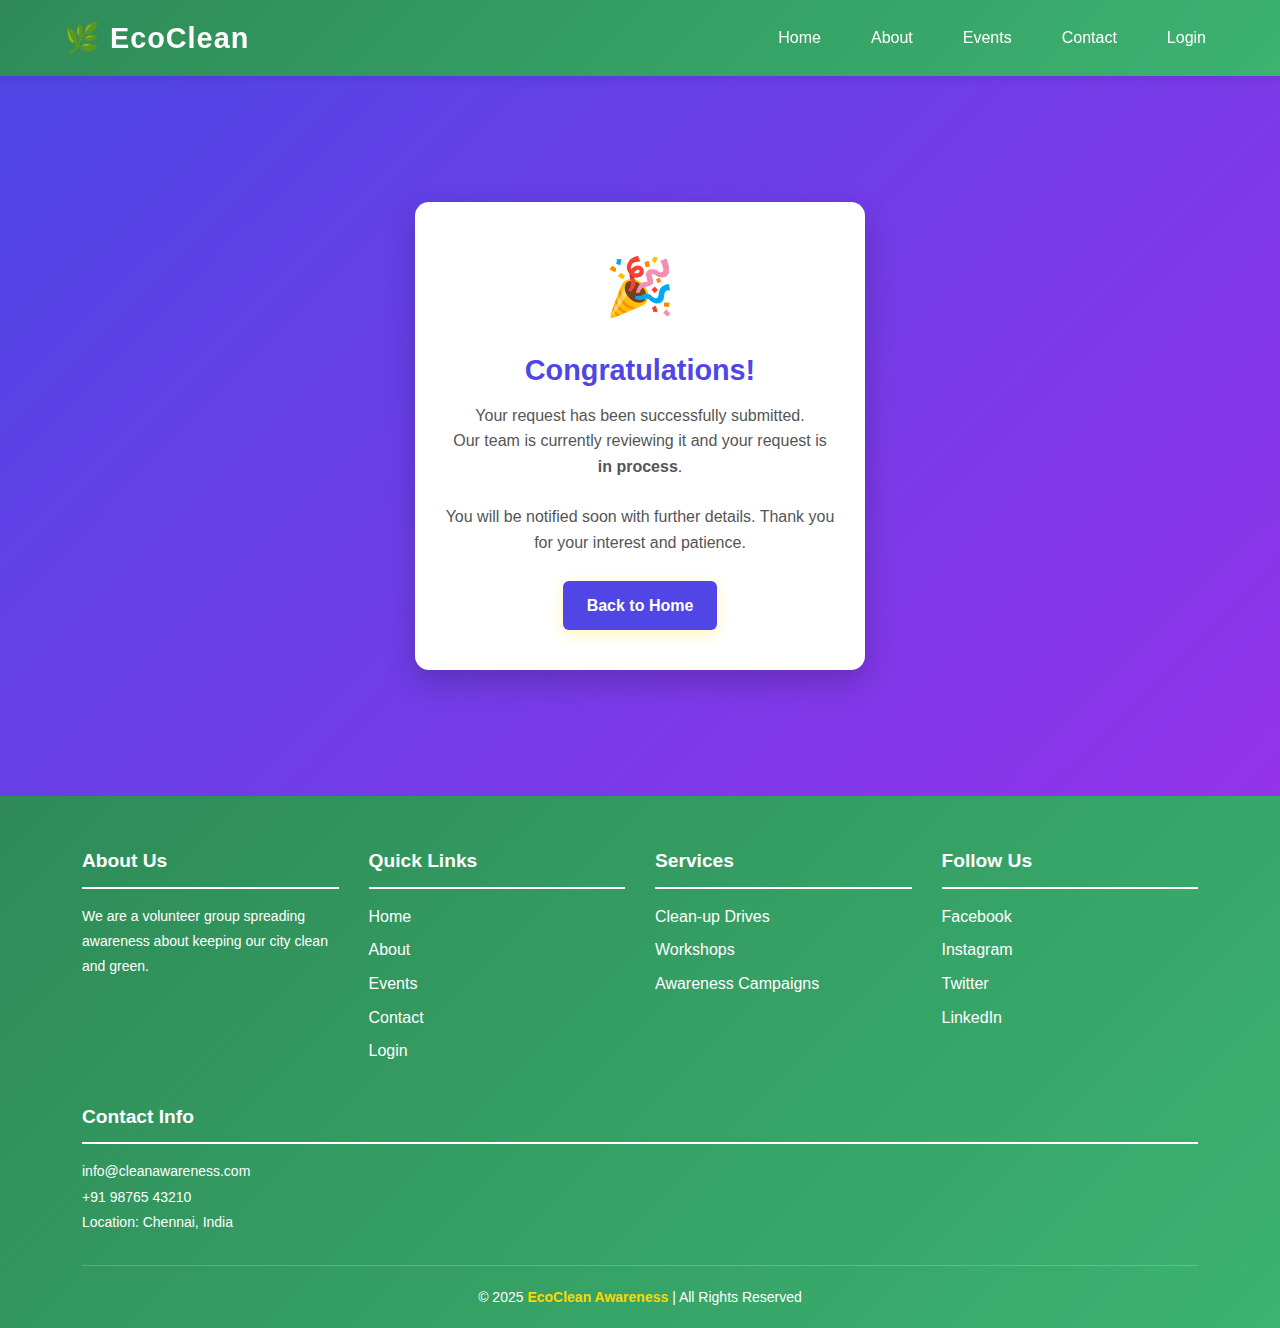
<file: pages/event-conform.html>
<!DOCTYPE html>
<html lang="en">

<head>
  <meta charset="UTF-8" />
  <meta name="viewport" content="width=device-width, initial-scale=1.0" />
  <title>Request in Process</title>

  <link rel="stylesheet" href="../styles/event-conform.css" />
</head>

<body>
  <header>
    <div class="container">
      <nav>
        <h2 id="nav-logo">🌿 EcoClean</h2>
        <ul id="nav-menu">
          <li><a href="../index.html">Home</a></li>
          <li><a href="./about.html">About</a></li>
          <li><a href="./events.html">Events</a></li>
          <li><a href="./contact.html">Contact</a></li>
          <li><a href="./login.html">Login</a></li>
        </ul>
      </nav>
    </div>
  </header>

  <div class="confirmation-body">
    <div class="card">
      <div class="icon">🎉</div>
      <h1>Congratulations!</h1>
      <p>
        Your request has been successfully submitted.<br />
        Our team is currently reviewing it and your request is <strong>in process</strong>.
      </p>
      <p>
        You will be notified soon with further details. Thank you for your interest and patience.
      </p>
      <a href="../index.html" class="btn">Back to Home</a>
    </div>
  </div>

  <footer>
    <div class="container">
      <div class="footer-container">
        <div class="footer-section">
          <h3>About Us</h3>
          <p>
            We are a volunteer group spreading awareness about keeping our
            city clean and green.
          </p>
        </div>

        <div class="footer-section">
          <h3>Quick Links</h3>
          <ul>
            <li><a href="../index.html">Home</a></li>
            <li><a href="./about.html">About</a></li>
            <li><a href="./events.html">Events</a></li>
            <li><a href="./contact.html">Contact</a></li>
            <li><a href="./login.html">Login</a></li>
          </ul>
        </div>

        <div class="footer-section">
          <h3>Services</h3>
          <ul>
            <li><a href="https://youtube.com/watch?v=uRhv5kIi7Is">Clean-up Drives</a></li>
            <li><a href="https://nskfdc.nic.in/en/content/home/workshops">Workshops</a></li>
            <li><a href="https://www.quantcast.com/wiki/term/awareness-campaign/">Awareness Campaigns</a></li>
          </ul>
        </div>

        <div class="footer-section">
          <h3>Follow Us</h3>
          <ul>
            <li><a
                href="https://www.facebook.com/moayush/videos/cleanliness-is-a-way-of-life-not-just-a-fleeting-commitment-watch-this-video-to-/3262202010591812/">Facebook</a>
            </li>
            <li><a href="https://www.instagram.com/reel/DLHV_0JNCjk/">Instagram</a></li>
            <li><a href="https://x.com/">Twitter</a></li>
            <li><a href="https://www.linkedin.com/learning/productive-creativity">LinkedIn</a></li>
          </ul>
        </div>

        <div class="footer-section">
          <h3>Contact Info</h3>
          <p>
            <a href="mailto:info@cleanawareness.com">info@cleanawareness.com</a>
          </p>
          <p><a href="tel:+919876543210">+91 98765 43210</a></p>
          <p>Location: Chennai, India</p>
        </div>
      </div>

      <p class="copyright">
        © 2025 <a href="https://copyright.gov.in/">EcoClean Awareness</a> | All Rights Reserved
      </p>
    </div>
  </footer>
</body>

</html>
</file>
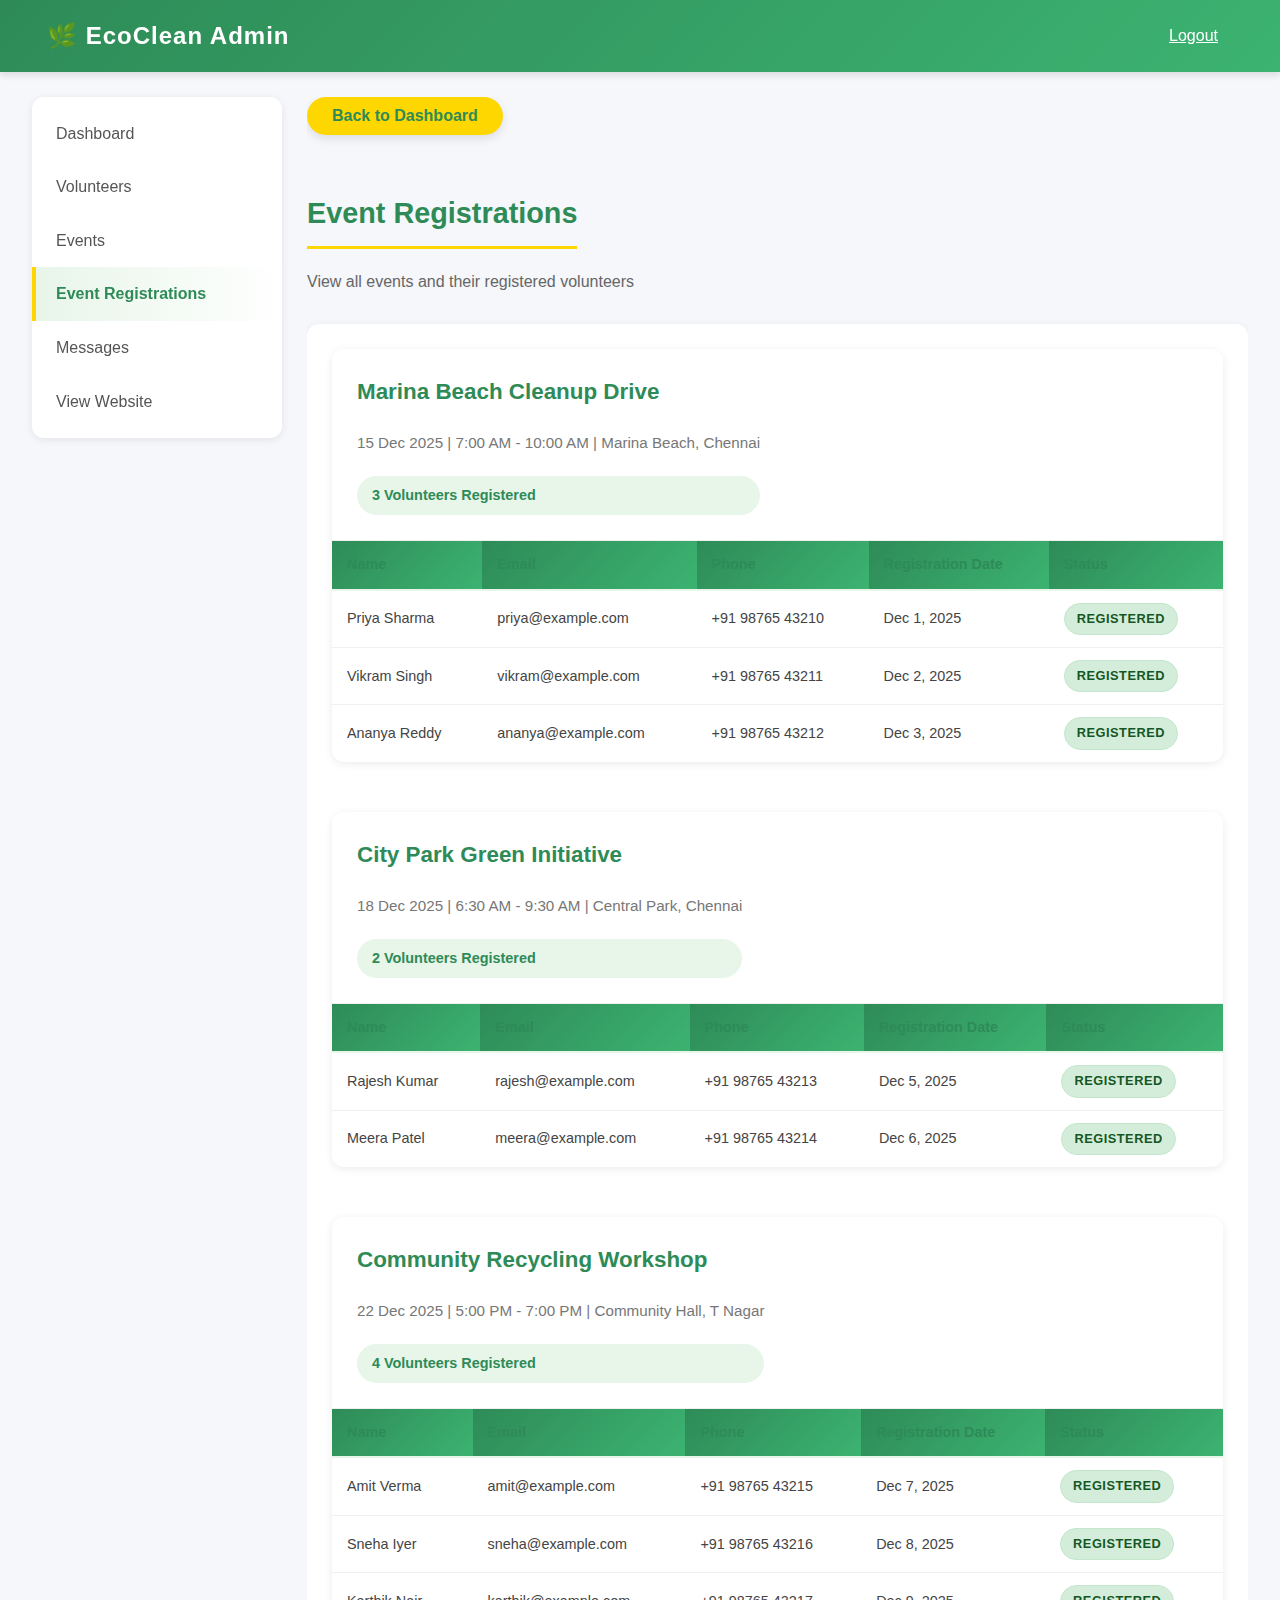
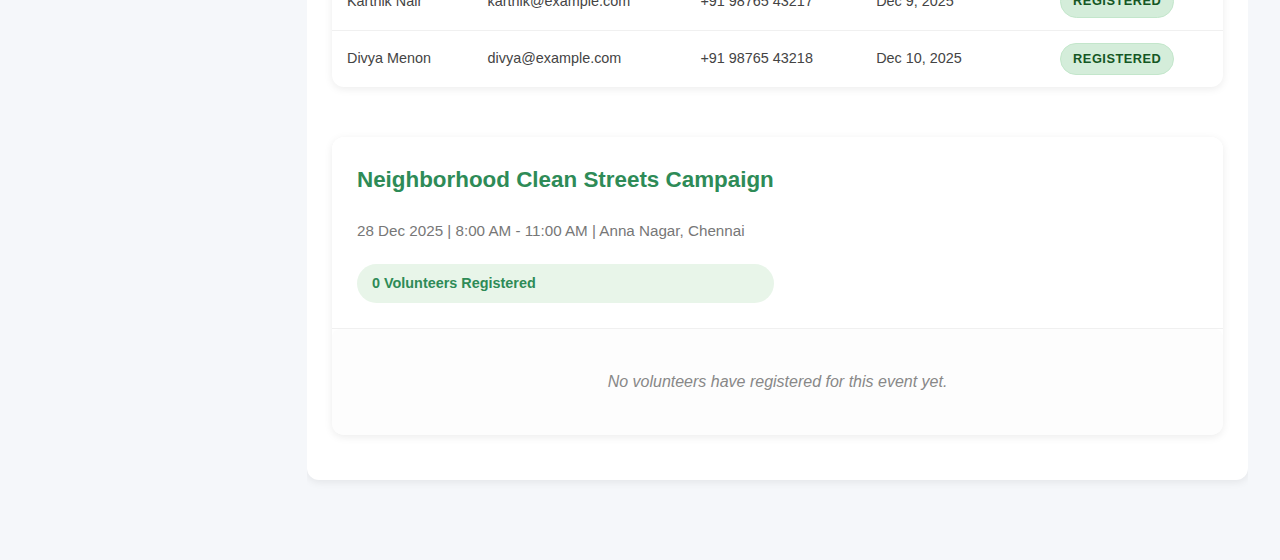
<file: pages/events_manage.html>
<!doctype html>
<html lang="en">

<head>
  <meta charset="UTF-8" />
  <meta name="viewport" content="width=device-width, initial-scale=1.0" />
  <title>Events Management - EcoClean</title>
  <link rel="stylesheet" href="../styles/admin.css">
  <link rel="stylesheet" href="../styles/events_manage.css">
</head>

<body>
  <header>
    <div class="container">
      <nav>
        <h2 id="nav-logo">🌿 EcoClean Admin</h2>
        <!-- <button class="menu-toggle" onclick="toggleMenu()">
                   
                </button> -->
        <ul id="nav-menu">
          <!-- <li><a href="#"> Alerts</a></li> -->
          <li><a href="../index.html"> Logout</a></li>
        </ul>
      </nav>
    </div>
  </header>


  <div class="admin-wrapper container">
    <aside class="sidebar">
      <ul class="sidebar-menu">
        <li><a href="admin.html#dashboard"> Dashboard</a></li>
        <li><a href="admin.html#volunteers-section"> Volunteers</a></li>
        <li><a href="admin.html#events-section"> Events</a></li>
        <li><a href="#" class="active-page"> Event Registrations</a></li>
        <li><a href="admin.html#messages-section"> Messages</a></li>
        <li><a href="../index.html"> View Website </a></li>
      </ul>
    </aside>

    <main class="main-content">
      <a href="admin.html" style="text-decoration: none;">
        <button class="back_btn" style="margin-bottom: 20px;">Back to Dashboard</button>
      </a>

      <div id="registrations-section" style="margin: 0; padding: 0; width: 100%;">
        <h2 class="section-title">Event Registrations</h2>
        <p class="section-description">
          View all events and their registered volunteers
        </p>

        <div class="registrations-container card">
          <!-- Event 1 -->
          <div class="registration-event-card">
            <div class="registration-event-header">
              <div class="registration-event-info">
                <h3 class="registration-event-title">
                  Marina Beach Cleanup Drive
                </h3>
                <p class="registration-event-meta">
                  15 Dec 2025 | 7:00 AM - 10:00 AM | Marina Beach, Chennai
                </p>
                <p class="registration-volunteer-count">
                  <strong>3 Volunteers Registered</strong>
                </p>
              </div>
            </div>
            <div class="registration-volunteers-table">
              <table>
                <thead>
                  <tr>
                    <th>Name</th>
                    <th>Email</th>
                    <th>Phone</th>
                    <th>Registration Date</th>
                    <th>Status</th>
                  </tr>
                </thead>
                <tbody>
                  <tr>
                    <td>Priya Sharma</td>
                    <td>priya@example.com</td>
                    <td>+91 98765 43210</td>
                    <td>Dec 1, 2025</td>
                    <td>
                      <span class="status-badge status-registered">Registered</span>
                    </td>
                  </tr>
                  <tr>
                    <td>Vikram Singh</td>
                    <td>vikram@example.com</td>
                    <td>+91 98765 43211</td>
                    <td>Dec 2, 2025</td>
                    <td>
                      <span class="status-badge status-registered">Registered</span>
                    </td>
                  </tr>
                  <tr>
                    <td>Ananya Reddy</td>
                    <td>ananya@example.com</td>
                    <td>+91 98765 43212</td>
                    <td>Dec 3, 2025</td>
                    <td>
                      <span class="status-badge status-registered">Registered</span>
                    </td>
                  </tr>
                </tbody>
              </table>
            </div>
          </div>

          <!-- Event 2 -->
          <div class="registration-event-card">
            <div class="registration-event-header">
              <div class="registration-event-info">
                <h3 class="registration-event-title">
                  City Park Green Initiative
                </h3>
                <p class="registration-event-meta">
                  18 Dec 2025 | 6:30 AM - 9:30 AM | Central Park, Chennai
                </p>
                <p class="registration-volunteer-count">
                  <strong>2 Volunteers Registered</strong>
                </p>
              </div>
            </div>
            <div class="registration-volunteers-table">
              <table>
                <thead>
                  <tr>
                    <th>Name</th>
                    <th>Email</th>
                    <th>Phone</th>
                    <th>Registration Date</th>
                    <th>Status</th>
                  </tr>
                </thead>
                <tbody>
                  <tr>
                    <td>Rajesh Kumar</td>
                    <td>rajesh@example.com</td>
                    <td>+91 98765 43213</td>
                    <td>Dec 5, 2025</td>
                    <td>
                      <span class="status-badge status-registered">Registered</span>
                    </td>
                  </tr>
                  <tr>
                    <td>Meera Patel</td>
                    <td>meera@example.com</td>
                    <td>+91 98765 43214</td>
                    <td>Dec 6, 2025</td>
                    <td>
                      <span class="status-badge status-registered">Registered</span>
                    </td>
                  </tr>
                </tbody>
              </table>
            </div>
          </div>

          <!-- Event 3 -->
          <div class="registration-event-card">
            <div class="registration-event-header">
              <div class="registration-event-info">
                <h3 class="registration-event-title">
                  Community Recycling Workshop
                </h3>
                <p class="registration-event-meta">
                  22 Dec 2025 | 5:00 PM - 7:00 PM | Community Hall, T Nagar
                </p>
                <p class="registration-volunteer-count">
                  <strong>4 Volunteers Registered</strong>
                </p>
              </div>
            </div>
            <div class="registration-volunteers-table">
              <table>
                <thead>
                  <tr>
                    <th>Name</th>
                    <th>Email</th>
                    <th>Phone</th>
                    <th>Registration Date</th>
                    <th>Status</th>
                  </tr>
                </thead>
                <tbody>
                  <tr>
                    <td>Amit Verma</td>
                    <td>amit@example.com</td>
                    <td>+91 98765 43215</td>
                    <td>Dec 7, 2025</td>
                    <td>
                      <span class="status-badge status-registered">Registered</span>
                    </td>
                  </tr>
                  <tr>
                    <td>Sneha Iyer</td>
                    <td>sneha@example.com</td>
                    <td>+91 98765 43216</td>
                    <td>Dec 8, 2025</td>
                    <td>
                      <span class="status-badge status-registered">Registered</span>
                    </td>
                  </tr>
                  <tr>
                    <td>Karthik Nair</td>
                    <td>karthik@example.com</td>
                    <td>+91 98765 43217</td>
                    <td>Dec 9, 2025</td>
                    <td>
                      <span class="status-badge status-registered">Registered</span>
                    </td>
                  </tr>
                  <tr>
                    <td>Divya Menon</td>
                    <td>divya@example.com</td>
                    <td>+91 98765 43218</td>
                    <td>Dec 10, 2025</td>
                    <td>
                      <span class="status-badge status-registered">Registered</span>
                    </td>
                  </tr>
                </tbody>
              </table>
            </div>
          </div>

          <!-- Event 4 - No registrations -->
          <div class="registration-event-card">
            <div class="registration-event-header">
              <div class="registration-event-info">
                <h3 class="registration-event-title">
                  Neighborhood Clean Streets Campaign
                </h3>
                <p class="registration-event-meta">
                  28 Dec 2025 | 8:00 AM - 11:00 AM | Anna Nagar, Chennai
                </p>
                <p class="registration-volunteer-count">
                  <strong>0 Volunteers Registered</strong>
                </p>
              </div>
            </div>
            <div class="registration-volunteers-table">
              <p class="no-volunteers-message">
                No volunteers have registered for this event yet.
              </p>
            </div>
          </div>
        </div>
      </div>
    </main>
  </div>
</body>

</html>
</file>
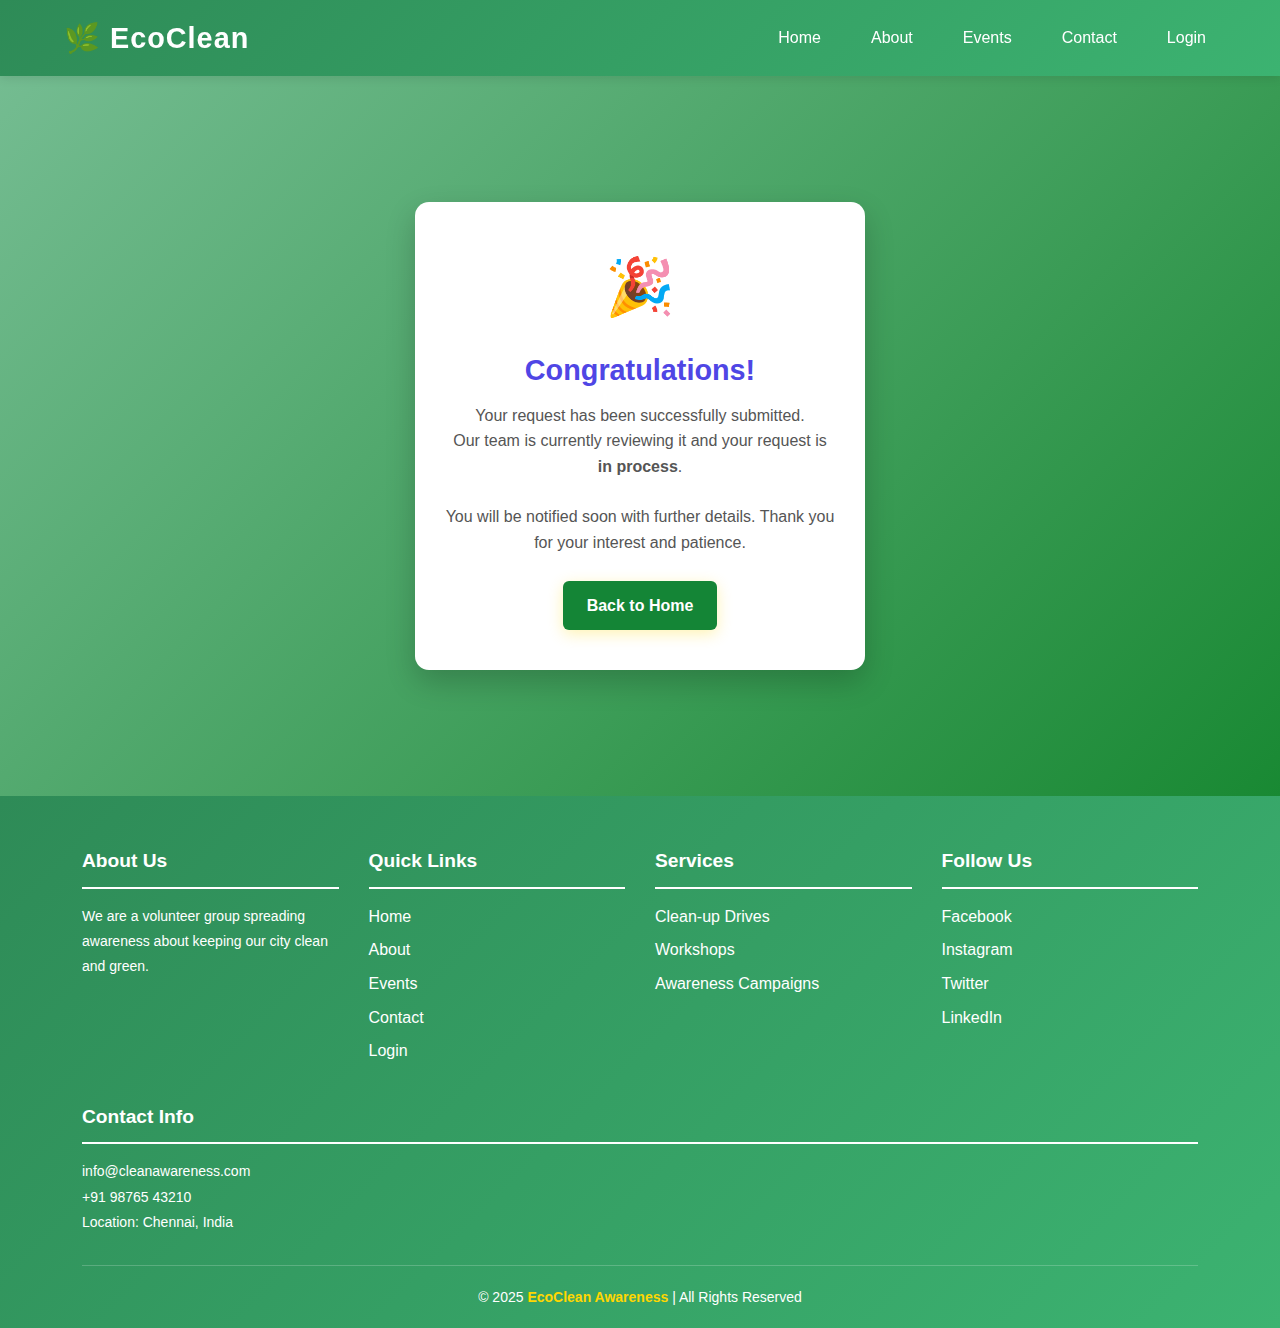
<file: pages/greet.html>
<!DOCTYPE html>
<html lang="en">

<head>
  <meta charset="UTF-8" />
  <meta name="viewport" content="width=device-width, initial-scale=1.0" />
  <title>Request in Process</title>

  <link rel="stylesheet" href="../styles/greet.css" />
</head>

<body>
  <header>
    <div class="container">
      <nav>
        <h2 id="nav-logo">🌿 EcoClean</h2>
        <ul id="nav-menu">
          <li><a href="../index.html">Home</a></li>
          <li><a href="./about.html">About</a></li>
          <li><a href="./events.html">Events</a></li>
          <li><a href="./contact.html">Contact</a></li>
          <li><a href="./login.html">Login</a></li>
        </ul>
      </nav>
    </div>
  </header>

  <div class="thnx-body">
    <div class="card">
      <div class="icon">🎉</div>
      <h1>Congratulations!</h1>
      <p>
        Your request has been successfully submitted.<br />
        Our team is currently reviewing it and your request is <strong>in process</strong>.
      </p>
      <p>
        You will be notified soon with further details. Thank you for your interest and patience.
      </p>
      <a href="../index.html" class="btn">Back to Home</a>
    </div>
  </div>

  <footer>
    <div class="container">
      <div class="footer-container">
        <div class="footer-section">
          <h3>About Us</h3>
          <p>
            We are a volunteer group spreading awareness about keeping our
            city clean and green.
          </p>
        </div>

        <div class="footer-section">
          <h3>Quick Links</h3>
          <ul>
            <li><a href="../index.html">Home</a></li>
            <li><a href="./about.html">About</a></li>
            <li><a href="./events.html">Events</a></li>
            <li><a href="./contact.html">Contact</a></li>
            <li><a href="./login.html">Login</a></li>
          </ul>
        </div>

        <div class="footer-section">
          <h3>Services</h3>
          <ul>
            <li><a href="https://youtube.com/watch?v=uRhv5kIi7Is">Clean-up Drives</a></li>
            <li><a href="https://nskfdc.nic.in/en/content/home/workshops">Workshops</a></li>
            <li><a href="https://www.quantcast.com/wiki/term/awareness-campaign/">Awareness Campaigns</a></li>
          </ul>
        </div>

        <div class="footer-section">
          <h3>Follow Us</h3>
          <ul>
            <li><a
                href="https://www.facebook.com/moayush/videos/cleanliness-is-a-way-of-life-not-just-a-fleeting-commitment-watch-this-video-to-/3262202010591812/">Facebook</a>
            </li>
            <li><a href="https://www.instagram.com/reel/DLHV_0JNCjk/">Instagram</a></li>
            <li><a href="https://x.com/">Twitter</a></li>
            <li><a href="https://www.linkedin.com/learning/productive-creativity">LinkedIn</a></li>
          </ul>
        </div>

        <div class="footer-section">
          <h3>Contact Info</h3>
          <p>
            <a href="mailto:info@cleanawareness.com">info@cleanawareness.com</a>
          </p>
          <p><a href="tel:+919876543210">+91 98765 43210</a></p>
          <p>Location: Chennai, India</p>
        </div>
      </div>

      <p class="copyright">
        © 2025 <a href="https://copyright.gov.in/">EcoClean Awareness</a> | All Rights Reserved
      </p>
    </div>
  </footer>
</body>

</html>
</file>
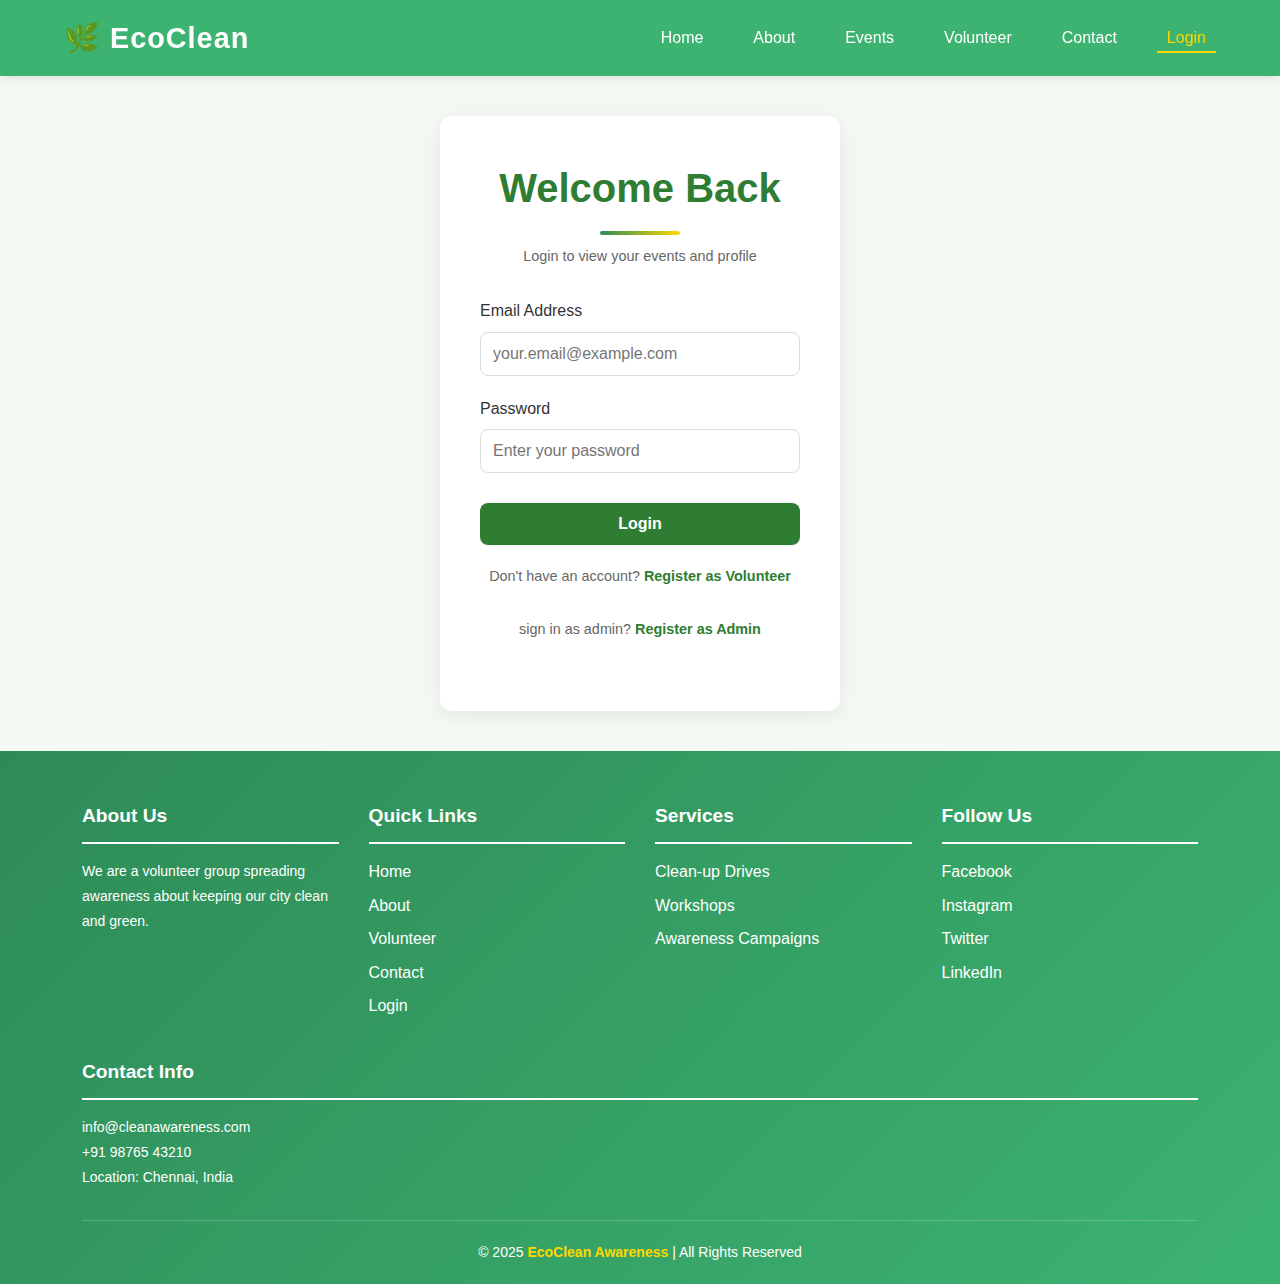
<file: pages/login.html>
<!DOCTYPE html>
<html lang="en">

<head>
    <meta charset="UTF-8" />
    <meta name="viewport" content="width=device-width, initial-scale=1.0" />
    <title>Login - EcoClean</title>
    <link rel="stylesheet" href="../styles/login.css" />
    <link rel="icon" href="../assets/sustainability.png" />
</head>

<body>
    <header>
        <div class="container">
            <nav>
                <h2 id="nav-logo">🌿 EcoClean</h2>
                <ul id="nav-menu">
                    <li><a href="../index.html">Home</a></li>
                    <li><a href="./about.html">About</a></li>
                    <li><a href="./events.html">Events</a></li>
                    <li><a href="./volunteer.html">Volunteer</a></li>
                    <li><a href="./contact.html">Contact</a></li>
                    <li><a href="./login.html" class="active-page">Login</a></li>
                </ul>
            </nav>
        </div>
    </header>

    <section class="login-section">
        <div class="login-container">
            <h2>Welcome Back</h2>
            <p>Login to view your events and profile</p>

            <form class="login-form">
                <div class="form-group">
                    <label for="email">Email Address</label>
                    <input type="email" id="email" name="email" required placeholder="your.email@example.com" />
                </div>

                <div class="form-group">
                    <label for="password">Password</label>
                    <input type="password" id="password" name="password" required placeholder="Enter your password" />
                </div>

                <button onclick="window.location.href='profile.html'; return false;" class="submit-btn"
                    style="width: 100%;">Login</button>

                <p class="form-footer">
                    Don't have an account? <a href="./signup.html">Register as Volunteer</a>
                </p>
                <p class="form-footer">
                    sign in as admin? <a href="./admin.html">Register as Admin</a>
                </p>
            </form>
        </div>
    </section>

    <footer>
        <div class="container">
            <div class="footer-container">
                <div class="footer-section">
                    <h3>About Us</h3>
                    <p>
                        We are a volunteer group spreading awareness about keeping our
                        city clean and green.
                    </p>
                </div>

                <div class="footer-section">
                    <h3>Quick Links</h3>
                    <ul>
                        <li><a href="../index.html">Home</a></li>
                        <li><a href="about.html">About</a></li>
                        <li><a href="volunteer.html">Volunteer</a></li>
                        <li><a href="contact.html">Contact</a></li>
                        <li><a href="login.html">Login</a></li>
                    </ul>
                </div>

                <div class="footer-section">
                    <h3>Services</h3>
                    <ul>
                        <li><a href="https://youtube.com/watch?v=uRhv5kIi7Is">Clean-up Drives</a></li>
                        <li><a href="https://nskfdc.nic.in/en/content/home/workshops">Workshops</a></li>
                        <li><a href="https://www.quantcast.com/wiki/term/awareness-campaign/">Awareness Campaigns</a>
                        </li>
                    </ul>
                </div>

                <div class="footer-section">
                    <h3>Follow Us</h3>
                    <ul>
                        <li><a
                                href="https://www.facebook.com/moayush/videos/cleanliness-is-a-way-of-life-not-just-a-fleeting-commitment-watch-this-video-to-/3262202010591812/">Facebook</a>
                        </li>
                        <li><a href="https://www.instagram.com/reel/DLHV_0JNCjk/">Instagram</a></li>
                        <li><a href="https://x.com/">Twitter</a></li>
                        <li><a href="https://www.linkedin.com/learning/productive-creativity">LinkedIn</a></li>
                    </ul>
                </div>

                <div class="footer-section">
                    <h3>Contact Info</h3>
                    <p>
                        <a href="mailto:info@cleanawareness.com">info@cleanawareness.com</a>
                    </p>
                    <p><a href="tel:+919876543210">+91 98765 43210</a></p>
                    <p>Location: Chennai, India</p>
                </div>
            </div>

            <p class="copyright">
                © 2025 <a href="https://copyright.gov.in/">EcoClean Awareness</a> | All Rights Reserved
            </p>
        </div>
    </footer>
</body>

</html>
</file>
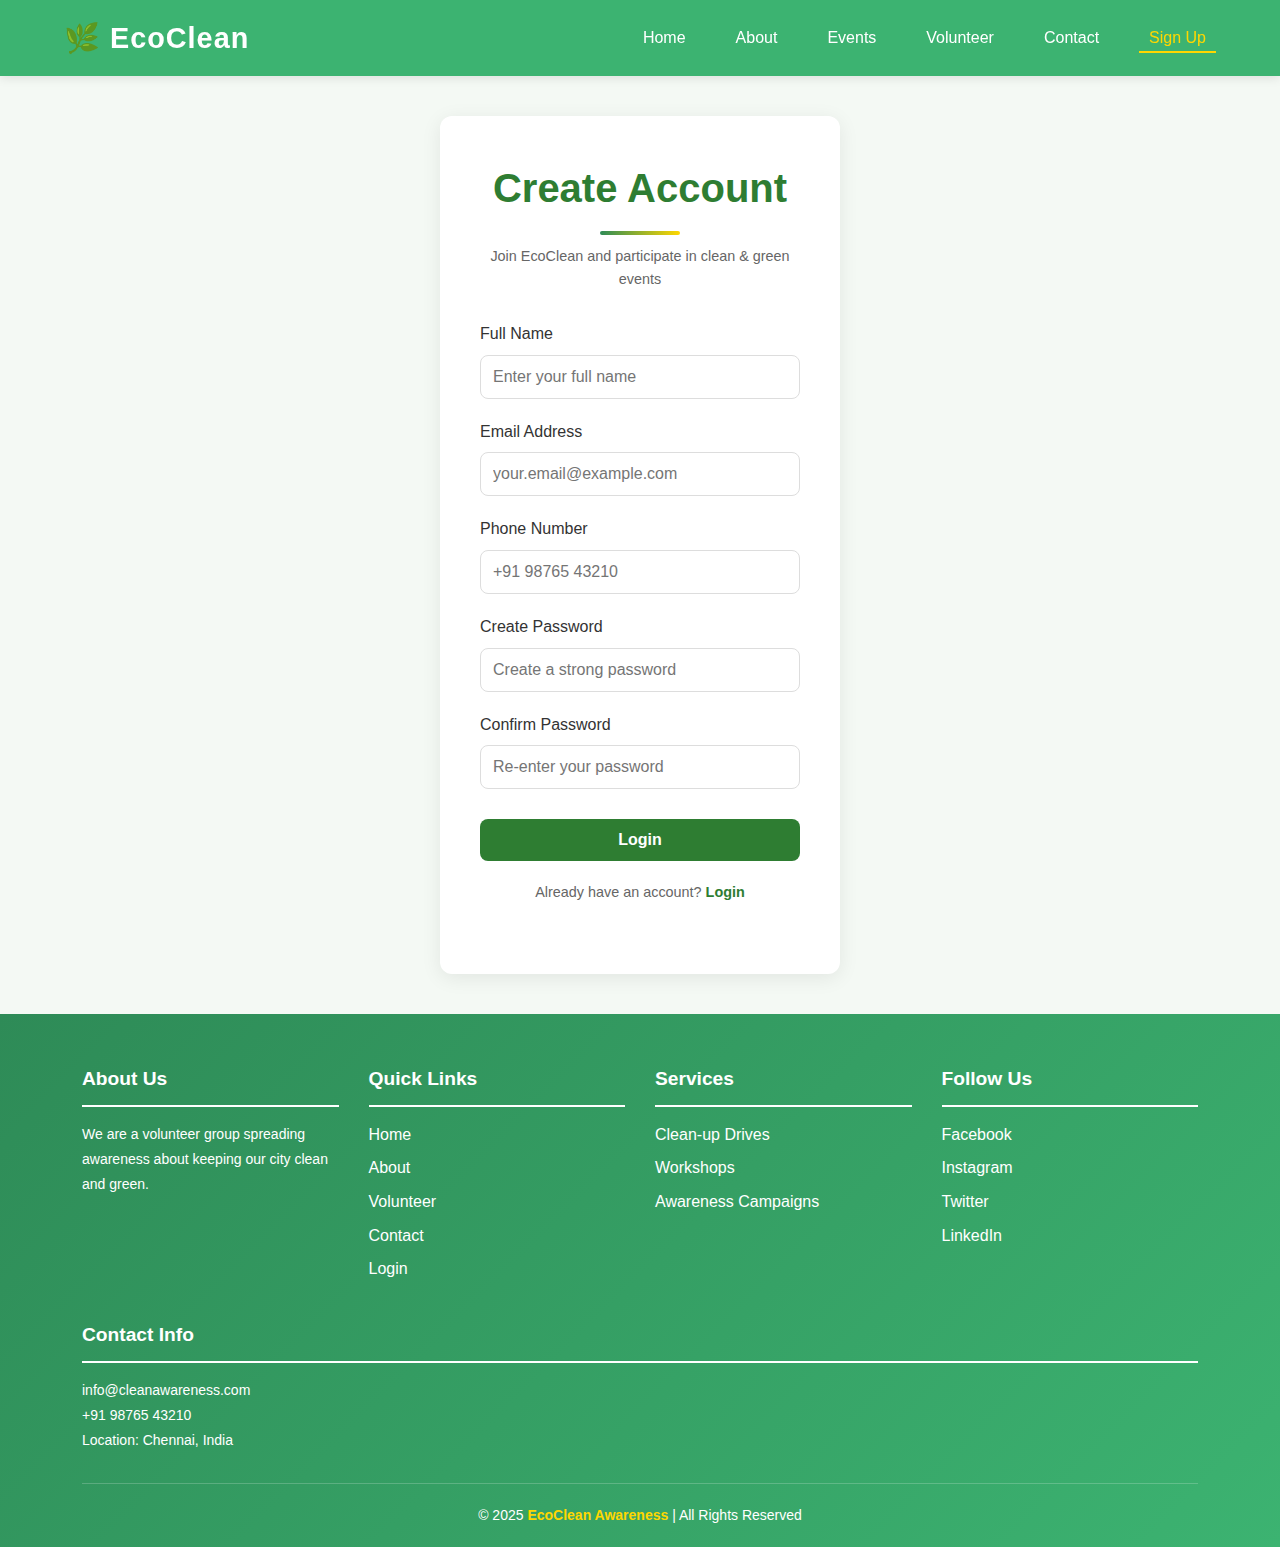
<file: pages/signup.html>
<!DOCTYPE html>
<html lang="en">

<head>
    <meta charset="UTF-8" />
    <meta name="viewport" content="width=device-width, initial-scale=1.0" />
    <title>Sign Up - EcoClean</title>

    <!-- Existing Styles (DO NOT CHANGE) -->
    <link rel="stylesheet" href="../styles/signup.css" />
    <link rel="icon" href="../assets/sustainability.png" />
</head>

<body>

    <!-- Header / Navbar (UNCHANGED) -->
    <header>
        <div class="container">
            <nav>
                <h2 id="nav-logo">🌿 EcoClean</h2>
                <ul id="nav-menu">
                    <li><a href="../index.html">Home</a></li>
                    <li><a href="about.html">About</a></li>
                    <li><a href="events.html">Events</a></li>
                    <li><a href="volunteer.html">Volunteer</a></li>
                    <li><a href="contact.html">Contact</a></li>
                    <li><a href="signup.html" class="active-page">Sign Up</a></li>
                </ul>
            </nav>
        </div>
    </header>

    <!-- Sign Up Section -->
    <section class="login-section">
        <div class="login-container">
            <h2>Create Account</h2>
            <p>Join EcoClean and participate in clean & green events</p>

            <form class="login-form">

                <div class="form-group">
                    <label for="fullname">Full Name</label>
                    <input type="text" id="fullname" name="fullname" required placeholder="Enter your full name" />
                </div>

                <div class="form-group">
                    <label for="email">Email Address</label>
                    <input type="email" id="email" name="email" required placeholder="your.email@example.com" />
                </div>

                <div class="form-group">
                    <label for="phone">Phone Number</label>
                    <input type="tel" id="phone" name="phone" required placeholder="+91 98765 43210" />
                </div>

                <div class="form-group">
                    <label for="password">Create Password</label>
                    <input type="password" id="password" name="password" required
                        placeholder="Create a strong password" />
                </div>

                <div class="form-group">
                    <label for="confirm-password">Confirm Password</label>
                    <input type="password" id="confirm-password" name="confirm-password" required
                        placeholder="Re-enter your password" />
                </div>

                <!-- <button onclick="window.location.href='login.html'; return false;" -->
                <button onclick="window.location.href='profile.html'; return false;" class="submit-btn"
                    style="width: 100%;">Login</button>

                <p class="form-footer">
                    Already have an account? <a href="login.html">Login</a>
                </p>

            </form>
        </div>
    </section>

    <!-- Footer (UNCHANGED) -->
    <footer>
        <div class="container">
            <div class="footer-container">

                <div class="footer-section">
                    <h3>About Us</h3>
                    <p>
                        We are a volunteer group spreading awareness about keeping our
                        city clean and green.
                    </p>
                </div>

                <div class="footer-section">
                    <h3>Quick Links</h3>
                    <ul>
                        <li><a href="../index.html">Home</a></li>
                        <li><a href="about.html">About</a></li>
                        <li><a href="volunteer.html">Volunteer</a></li>
                        <li><a href="contact.html">Contact</a></li>
                        <li><a href="login.html">Login</a></li>
                    </ul>
                </div>

                <div class="footer-section">
                    <h3>Services</h3>
                    <ul>
                        <li><a href="#">Clean-up Drives</a></li>
                        <li><a href="#">Workshops</a></li>
                        <li><a href="#">Awareness Campaigns</a></li>
                    </ul>
                </div>

                <div class="footer-section">
                    <h3>Follow Us</h3>
                    <ul>
                        <li><a href="#">Facebook</a></li>
                        <li><a href="#">Instagram</a></li>
                        <li><a href="#">Twitter</a></li>
                        <li><a href="#">LinkedIn</a></li>
                    </ul>
                </div>

                <div class="footer-section">
                    <h3>Contact Info</h3>
                    <p><a href="mailto:info@cleanawareness.com">info@cleanawareness.com</a></p>
                    <p><a href="tel:+919876543210">+91 98765 43210</a></p>
                    <p>Location: Chennai, India</p>
                </div>

            </div>

            <p class="copyright">
                © 2025 <a href="https://copyright.gov.in/">EcoClean Awareness</a> |
                All Rights Reserved
            </p>
        </div>
    </footer>

</body>

</html>
</file>
<file: styles/about.css>
/* ========================================
   COMMON STYLES (from style.css)
   ======================================== */

* {
  margin: 0;
  padding: 0;
  box-sizing: border-box;
}

body {
  font-family: "Segoe UI", Tahoma, Geneva, Verdana, sans-serif;
  line-height: 1.6;
  color: #333;
  background: #f5f7fa;
}

a {
  text-decoration: none;
  color: inherit;
}

img {
  max-width: 100%;
  height: auto;
}

/* Header */
header {
  background-color: #2e8b57;
  color: white;
  padding: 15px 0;
  position: sticky;
  top: 0;
  z-index: 1000;
  box-shadow: 0 2px 10px rgba(0, 0, 0, 0.1);
  transition: background-color 0.3s;
}

header:hover {
  background-color: #3cb371;
}

.container {
  width: 90%;
  max-width: 1200px;
  margin: auto;
}

nav {
  display: flex;
  justify-content: space-between;
  align-items: center;
}

#nav-logo {
  font-size: 1.8rem;
  font-weight: bold;
  letter-spacing: 1px;
}

#nav-menu {
  display: flex;
  list-style: none;
  gap: 30px;
  align-items: center;
}

#nav-menu li a {
  font-weight: 500;
  transition: color 0.3s;
  padding: 5px 10px;
}

#nav-menu li a:hover {
  color: #ffd700;
}

.active-page {
  color: #ffd700;
  border-bottom: 2px solid #ffd700;
  padding-bottom: 3px;
}

#nav-menu li a img {
  vertical-align: middle;
  transition: transform 0.3s;
}

#nav-menu li a:hover img {
  transform: scale(1.1);
}

.btn {
  background-color: #ffd700;
  color: #2e8b57;
  padding: 15px 35px;
  border-radius: 30px;
  font-weight: bold;
  font-size: 1.1rem;
  transition: all 0.3s;
  display: inline-block;
  box-shadow: 0 4px 15px rgba(255, 215, 0, 0.3);
}

.btn:hover {
  background-color: #ffed4e;
  transform: translateY(-3px);
  box-shadow: 0 6px 20px rgba(255, 215, 0, 0.5);
}

/* Footer */
footer {
  background: linear-gradient(135deg, #2e8b57, #3cb371);
  color: white;
  padding: 50px 20px 20px;
}

.footer-container {
  display: flex;
  justify-content: space-between;
  flex-wrap: wrap;
  gap: 30px;
  margin-bottom: 30px;
}

.footer-section {
  flex: 1;
  min-width: 200px;
}

.footer-section h3 {
  border-bottom: 2px solid white;
  padding-bottom: 10px;
  margin-bottom: 15px;
  font-size: 1.2rem;
}

.footer-section ul {
  list-style: none;
  padding: 0;
}

.footer-section li {
  margin: 8px 0;
  transition: transform 0.2s;
}

.footer-section li:hover {
  transform: translateX(5px);
}

.footer-section a {
  color: white;
  transition: color 0.3s;
}

.footer-section a:hover {
  color: #ffd700;
}

.footer-section p {
  font-size: 14px;
  line-height: 1.8;
}

.copyright {
  text-align: center;
  padding-top: 20px;
  border-top: 1px solid rgba(255, 255, 255, 0.2);
  font-size: 14px;
}

.copyright a {
  color: #ffd700;
  font-weight: bold;
}

/* Responsive */
@media (max-width: 768px) {
  #nav-menu {
    flex-direction: column;
    gap: 15px;
  }

  .footer-container {
    flex-direction: column;
  }
}

/* ========================================
   ABOUT PAGE SPECIFIC STYLES
   ======================================== */

.page-hero {
  background: linear-gradient(135deg, #badbc8 0%, #a8d5ba 100%);
  padding: 60px 20px;
  text-align: center;
  position: relative;
  overflow: hidden;
}

.page-hero::before {
  content: "";
  position: absolute;
  top: 0;
  left: 0;
  right: 0;
  bottom: 0;
  background: radial-gradient(circle at 20% 50%,
      rgba(255, 255, 255, 0.1) 0%,
      transparent 50%);
  pointer-events: none;
}

.centre {
  font-size: 3rem;
  margin-bottom: 40px;
  animation: fadeInDown 1s ease-out;
  position: relative;
  z-index: 1;
}

@keyframes fadeInDown {
  from {
    opacity: 0;
    transform: translateY(-50px);
  }

  to {
    opacity: 1;
    transform: translateY(0);
  }
}

.a1 {
  color: #1b5e20;
  text-shadow: 2px 2px 4px rgba(0, 0, 0, 0.1);
}

.hero-content {
  position: relative;
  display: inline-block;
  padding: 20px;
  margin: 20px;
  animation: fadeInUp 0.8s ease-out;
}

@keyframes fadeInUp {
  from {
    opacity: 0;
    transform: translateY(100px);
  }

  to {
    opacity: 1;
    transform: translateY(0);
  }
}

.size {
  width: 500px;
  height: 400px;
  object-fit: cover;
  border-radius: 15px;
  box-shadow: 0 8px 25px rgba(0, 0, 0, 0.15);
  transition: opacity 0.4s ease-in-out;
}

.big-img2 {
  width: 500px;
  height: 400px;
  position: absolute;
  border-radius: 15px;
  top: 20px;
  left: 20px;
  opacity: 0;
  transition: opacity 0.4s ease-in-out;
  box-shadow: 0 8px 25px rgba(0, 0, 0, 0.15);
}

.hero-content:hover .big-img2 {
  opacity: 1;
}

.hero-content:hover .big-img {
  opacity: 0;
}

.box {
  width: fit-content;
  padding: 15px 35px;
  background: linear-gradient(135deg, #ffd700, #ffed4e);
  border-radius: 50px;
  border: 3px solid #2e8b57;
  margin: 40px auto;
  font-weight: bold;
  font-size: 1.2rem;
  box-shadow: 0 5px 20px rgba(255, 215, 0, 0.4);
  transition: all 0.3s;
  animation: pulse 2s infinite;
}

.box:hover {
  transform: translateY(-3px) scale(1.05);
  box-shadow: 0 8px 30px rgba(255, 215, 0, 0.6);
}

.box a {
  color: #1b5e20;
}

.mission-section {
  max-width: 1200px;
  margin: 80px auto;
  padding: 0 20px;
}

.section-header {
  text-align: center;
  margin-bottom: 60px;
  animation: fadeIn 1s ease-out;
}

.section-header h2 {
  font-size: 2.8rem;
  color: #1b5e20;
  margin-bottom: 15px;
  position: relative;
  display: inline-block;
}

.section-header h2::after {
  content: "";
  position: absolute;
  bottom: -10px;
  left: 50%;
  transform: translateX(-50%);
  width: 100px;
  height: 4px;
  background: linear-gradient(to right, #2e8b57, #ffd700);
  border-radius: 2px;
}

.mission-card {
  background: white;
  border-radius: 20px;
  padding: 50px;
  margin-bottom: 40px;
  box-shadow: 0 10px 40px rgba(0, 0, 0, 0.1);
  transition: all 0.4s;
  animation: slideInLeft 0.8s ease-out;
}

@keyframes slideInLeft {
  from {
    opacity: 0;
    transform: translateX(-50px);
  }

  to {
    opacity: 1;
    transform: translateX(0);
  }
}

.mission-card:hover {
  transform: translateY(-10px);
  box-shadow: 0 15px 50px rgba(46, 139, 87, 0.2);
}

.mission-card h3 {
  font-size: 2.2rem;
  color: #2e8b57;
  margin-bottom: 25px;
  display: flex;
  align-items: center;
  gap: 15px;
}

.mission-card p {
  font-size: 1.15rem;
  line-height: 1.9;
  text-align: justify;
  margin-bottom: 20px;
  color: #555;
}

.highlight-box {
  background: linear-gradient(135deg, #e8f5e9, #c8e6c9);
  padding: 30px;
  border-left: 6px solid #2e7d32;
  border-radius: 15px;
  margin: 30px 0;
  box-shadow: 0 5px 20px rgba(46, 125, 50, 0.1);
  animation: slideInRight 0.8s ease-out;
}

@keyframes slideInRight {
  from {
    opacity: 0;
    transform: translateX(50px);
  }

  to {
    opacity: 1;
    transform: translateX(0);
  }
}

.values-grid {
  display: grid;
  grid-template-columns: repeat(auto-fit, minmax(280px, 1fr));
  gap: 30px;
  margin-top: 40px;
}

.value-card {
  background: linear-gradient(135deg, #f5fff6, #ffffff);
  padding: 35px;
  border-radius: 20px;
  box-shadow: 0 8px 25px rgba(0, 0, 0, 0.08);
  transition: all 0.4s;
  border: 2px solid transparent;
  animation: fadeInUp 0.8s ease-out;
}

.value-card:hover {
  transform: translateY(-10px) scale(1.03);
  border-color: #2e8b57;
  box-shadow: 0 15px 40px rgba(46, 139, 87, 0.2);
}

.value-card h4 {
  font-size: 1.5rem;
  color: #1b5e20;
  margin-bottom: 15px;
  display: flex;
  align-items: center;
  gap: 10px;
}

.value-card h4::before {
  content: "✓";
  background: #2e8b57;
  color: white;
  width: 30px;
  height: 30px;
  border-radius: 50%;
  display: flex;
  align-items: center;
  justify-content: center;
  font-weight: bold;
}

main {
  max-width: 1200px;
  margin: 80px auto;
  padding: 0 20px;
}

main section {
  background: white;
  padding: 50px;
  border-radius: 20px;
  margin-bottom: 40px;
  box-shadow: 0 10px 30px rgba(0, 0, 0, 0.08);
  animation: fadeInUp 0.8s ease-out;
}

main section h2 {
  font-size: 2.5rem;
  color: #2e7d32;
  text-align: center;
  margin-bottom: 30px;
  position: relative;
  padding-bottom: 15px;
}

main section h2::after {
  content: "";
  position: absolute;
  bottom: 0;
  left: 50%;
  transform: translateX(-50%);
  width: 80px;
  height: 4px;
  background: linear-gradient(to right, #81c784, #2e7d32);
  border-radius: 2px;
}

main section h3 {
  font-size: 1.8rem;
  color: #388e3c;
  margin: 30px 0 20px;
}

main section p {
  font-size: 1.1rem;
  line-height: 1.9;
  text-align: justify;
  margin-bottom: 20px;
  color: #555;
}

.cta {
  background: linear-gradient(135deg, #c8e6c9, #a5d6a7);
  padding: 40px;
  border-radius: 20px;
  text-align: center;
  border: none;
  box-shadow: 0 10px 30px rgba(46, 125, 50, 0.2);
}

.cta h2 {
  color: #1b5e20;
  font-size: 2.2rem;
}

.tips ul {
  list-style-type: none;
  padding: 0;
}

.tips li {
  padding: 15px 20px;
  margin: 15px 0;
  background: #f5fff6;
  border-left: 5px solid #2e8b57;
  border-radius: 10px;
  font-size: 1.1rem;
  transition: all 0.3s;
}

.tips li:hover {
  transform: translateX(10px);
  background: #e8f5e9;
  box-shadow: 0 5px 15px rgba(46, 139, 87, 0.1);
}

.tips li b {
  color: #1b5e20;
  font-size: 1.15rem;
}

.impact-section {
  padding: 80px 20px;
  background: linear-gradient(135deg, #e6f7ff, #f0f9f4);
  margin: 60px 0;
}

.impact-section h2 {
  text-align: center;
  font-size: 2.8rem;
  color: #1b5e20;
  margin-bottom: 20px;
  animation: fadeInDown 0.8s ease-out;
}

.impact-container {
  max-width: 1200px;
  margin: 0 auto;
}

.impact-stats {
  display: grid;
  grid-template-columns: repeat(auto-fit, minmax(250px, 1fr));
  gap: 30px;
  margin-top: 40px;
}

.stat-box {
  background: white;
  border-radius: 20px;
  padding: 40px 25px;
  box-shadow: 0 10px 30px rgba(0, 0, 0, 0.1);
  text-align: center;
  transition: all 0.4s;
  animation: zoomIn 0.6s ease-out;
  border: 3px solid transparent;
}

@keyframes zoomIn {
  from {
    opacity: 0;
    transform: scale(0.8);
  }

  to {
    opacity: 1;
    transform: scale(1);
  }
}

.stat-box:hover {
  transform: translateY(-15px) scale(1.05);
  border-color: #2e8b57;
  box-shadow: 0 15px 50px rgba(46, 139, 87, 0.25);
}

.stat-box h3 {
  font-size: 2.5rem;
  color: #2e8b57;
  margin-bottom: 15px;
  font-weight: bold;
}

.stat-box p {
  color: #555;
  font-size: 1.1rem;
  font-weight: 500;
}

#green {
  color: #c62828;
  font-size: 1.3rem;
  font-weight: bold;
}


/* --- Responsive Styles (Specific to About Page) --- */
@media (max-width: 768px) {
  .centre {
    font-size: 2rem;
  }

  .size,
  .big-img2 {
    width: 100%;
    height: auto;
  }

  .hero-content {
    margin: 10px;
    padding: 10px;
  }

  .mission-card,
  main section {
    padding: 30px 20px;
  }

  main section h2 {
    font-size: 2rem;
  }

  .section-header h2 {
    font-size: 2.2rem;
  }
}
</file>
<file: styles/admin.css>
* {
  margin: 0;
  padding: 0;
  box-sizing: border-box;
}

body {
  font-family: "Segoe UI", Tahoma, Geneva, Verdana, sans-serif;
  line-height: 1.6;
  color: #333;
  background: #f5f7fa;
  min-height: 100vh;
}

/* Header */
header {
  background: linear-gradient(135deg, #2e8b57, #3cb371);
  color: white;
  padding: 15px 0;
  position: sticky;
  top: 0;
  z-index: 1000;
  box-shadow: 0 4px 6px rgba(0, 0, 0, 0.1);
}

.container {
  width: 95%;
  max-width: 1400px;
  margin: auto;
  padding: 0 15px;
}

nav {
  display: flex;
  justify-content: space-between;
  align-items: center;
  flex-wrap: wrap;
  gap: 15px;
}

#nav-logo {
  font-size: 1.5rem;
  font-weight: bold;
  letter-spacing: 1px;
}

#nav-menu {
  display: flex;
  list-style: none;
  gap: 20px;
  align-items: center;
  flex-wrap: wrap;
}

#nav-menu li a {
  font-weight: 500;
  padding: 8px 15px;
  color: white;
  border-radius: 5px;
  transition: all 0.3s;
  display: flex;
  align-items: center;
  gap: 8px;
}

#nav-menu li a:hover {
  background-color: rgba(255, 255, 255, 0.2);
}

.menu-toggle {
  display: none;
  background: none;
  border: none;
  color: white;
  font-size: 1.5rem;
  cursor: pointer;
}

/* Admin Layout */
.admin-wrapper {
  display: grid;
  grid-template-columns: 250px 1fr;
  gap: 25px;
  padding: 25px 0;
  min-height: calc(100vh - 70px);
}

/* Sidebar */
.sidebar {
  background: white;
  border-radius: 12px;
  box-shadow: 0 2px 8px rgba(0, 0, 0, 0.08);
  height: fit-content;
  position: sticky;
  top: 90px;
}

.sidebar-menu {
  list-style: none;
  padding: 10px 0;
}

.sidebar-menu li a {
  display: flex;
  align-items: center;
  gap: 12px;
  padding: 14px 20px;
  color: #555;
  border-left: 4px solid transparent;
  transition: all 0.3s;
  text-decoration: none;
}

.sidebar-menu li a:hover {
  background: #e8f5e9;
  color: #2e8b57;
  border-left-color: #3cb371;
}

.sidebar-menu li a.active-page {
  background: linear-gradient(90deg, #e8f5e9, transparent);
  color: #2e8b57;
  font-weight: 600;
  border-left-color: #ffd700;
}

/* Main Content */
.main-content {
  overflow: hidden;
  padding-bottom: 30px;
}

.page-title {
  color: #2e8b57;
  font-size: clamp(1.5rem, 4vw, 2.2rem);
  margin-bottom: 8px;
}

.welcome-message {
  color: #666;
  margin-bottom: 30px;
  padding-bottom: 15px;
  border-bottom: 2px solid #e0e0e0;
}

.section-title {
  color: #2e8b57;
  font-size: clamp(1.3rem, 3vw, 1.8rem);
  margin: 35px 0 20px;
  padding-bottom: 10px;
  border-bottom: 3px solid #ffd700;
  display: inline-block;
}

/* Stats Grid */
.stats-grid {
  display: grid;
  grid-template-columns: repeat(auto-fit, minmax(250px, 1fr));
  gap: 20px;
  margin-bottom: 30px;
}

.stat-card {
  background: white;
  padding: 25px;
  border-radius: 12px;
  box-shadow: 0 3px 10px rgba(0, 0, 0, 0.08);
  border-left: 5px solid #ffd700;
  position: relative;
  overflow: hidden;
  transition: all 0.3s;
}

.stat-card:hover {
  transform: translateY(-5px);
  box-shadow: 0 6px 20px rgba(0, 0, 0, 0.12);
}

.stat-card h3 {
  font-size: 0.95rem;
  color: #777;
  margin-bottom: 10px;
  font-weight: 600;
}

.stat-value {
  font-size: 2.2rem;
  font-weight: 700;
  color: #2e8b57;
  margin: 10px 0;
}

.stat-trend {
  display: flex;
  align-items: center;
  gap: 5px;
  font-size: 0.85rem;
  font-weight: 600;
  color: #3cb371;
}

.icon-large {
  position: absolute;
  right: 15px;
  top: 15px;
  font-size: 3rem;
  color: #ffd700;
  opacity: 0.15;
}

/* Card Container */
.card {
  background: white;
  padding: 20px;
  border-radius: 12px;
  box-shadow: 0 2px 8px rgba(0, 0, 0, 0.08);
  margin-bottom: 25px;
}

/* Table Styles */
.table-container {
  overflow-x: auto;
}

table {
  width: 100%;
  border-collapse: collapse;
  min-width: 600px;
}

thead th {
  background: linear-gradient(135deg, #2e8b57, #3cb371);
  color: white;
  padding: 15px;
  text-align: left;
  font-weight: 600;
  white-space: nowrap;
}

tbody td {
  padding: 15px;
  border-bottom: 1px solid #f0f0f0;
}

tbody tr:hover {
  background: #f8fcf9;
}

/* Action Buttons */
.action-btn {
  padding: 8px 16px;
  border: none;
  border-radius: 6px;
  cursor: pointer;
  font-size: 0.85rem;
  font-weight: 600;
  transition: all 0.3s;
  display: inline-flex;
  align-items: center;
  gap: 6px;
  white-space: nowrap;
}

.action-btn:hover {
  transform: translateY(-2px);
  box-shadow: 0 4px 8px rgba(0, 0, 0, 0.15);
}

.view-btn {
  background: #3498db;
  color: white;
}

.view-btn:hover {
  background: #2980b9;
}

.edit-btn {
  background: #ffd700;
  color: #2e8b57;
}

.edit-btn:hover {
  background: #ffed4e;
}

.delete-btn {
  background: #e74c3c;
  color: white;
}

.delete-btn:hover {
  background: #c0392b;
}

.add-btn {
  background: linear-gradient(135deg, #3cb371, #2e8b57);
  color: white;
  width: 100%;
  justify-content: center;
  padding: 12px;
  margin-top: 15px;
}

/* Events List */
.event-item {
  display: flex;
  justify-content: space-between;
  align-items: center;
  padding: 20px 0;
  border-bottom: 1px solid #f0f0f0;
  gap: 15px;
}

.event-item:last-of-type {
  border-bottom: none;
}

.event-id {
  background: #2e8b57;
  color: #ffd700;
  padding: 4px 10px;
  border-radius: 4px;
  font-size: 0.75rem;
  font-weight: 600;
  display: inline-block;
  margin-bottom: 8px;
}

.event-name {
  font-size: 1.1rem;
  font-weight: 600;
  color: #333;
  margin-bottom: 5px;
}

.event-time {
  color: #777;
  font-size: 0.9rem;
}

.event-actions {
  display: flex;
  gap: 10px;
}

/* Messages */
.message-summary {
  display: flex;
  justify-content: space-between;
  align-items: center;
  padding: 15px 0;
  border-bottom: 1px solid #f0f0f0;
  gap: 15px;
}

.message-summary:last-child {
  border-bottom: none;
}

.message-summary p {
  flex: 1;
  font-size: 0.95rem;
}

.message-date {
  color: #999;
  font-size: 0.85rem;
  white-space: nowrap;
}

.view-btn-small {
  padding: 6px 12px;
  font-size: 0.8rem;
}

/* Website Stats Section */
.website-stats-grid {
  display: grid;
  grid-template-columns: repeat(auto-fit, minmax(200px, 1fr));
  gap: 20px;
  margin-bottom: 30px;
}

.website-stat-card {
  background: linear-gradient(135deg, #e8f5e9, #f0fff4);
  padding: 20px;
  border-radius: 12px;
  box-shadow: 0 2px 8px rgba(0, 0, 0, 0.06);
  border-left: 4px solid #3cb371;
  transition: all 0.3s;
}

.website-stat-card:hover {
  transform: translateY(-3px);
  box-shadow: 0 4px 12px rgba(0, 0, 0, 0.1);
}

.website-stat-card h4 {
  color: #2e8b57;
  font-size: 0.9rem;
  margin-bottom: 8px;
  display: flex;
  align-items: center;
  gap: 8px;
}

.website-stat-value {
  font-size: 1.8rem;
  font-weight: 700;
  color: #2e8b57;
}

/* Event Registrations Section */
.section-description {
  color: #666;
  margin-bottom: 20px;
  font-size: 0.95rem;
}

.registrations-container {
  padding: 25px;
}

.registration-event-card {
  background: #f9fffe;
  border: 1px solid #e0e0e0;
  border-radius: 10px;
  margin-bottom: 20px;
  overflow: hidden;
  transition: all 0.3s;
}

.registration-event-card:hover {
  box-shadow: 0 4px 12px rgba(46, 139, 87, 0.15);
  border-color: #3cb371;
}

.registration-event-header {
  background: linear-gradient(135deg, #e8f5e9, #f0fff4);
  padding: 20px;
  border-bottom: 2px solid #3cb371;
}

.registration-event-info {
  display: flex;
  flex-direction: column;
  gap: 8px;
}

.registration-event-title {
  color: #2e8b57;
  font-size: 1.3rem;
  font-weight: 700;
  margin: 0;
}

.registration-event-meta {
  color: #666;
  font-size: 0.9rem;
  display: flex;
  flex-wrap: wrap;
  gap: 12px;
  align-items: center;
  margin: 5px 0;
}

.registration-event-meta i {
  color: #3cb371;
  margin-right: 4px;
}

.registration-volunteer-count {
  color: #2e8b57;
  font-size: 1rem;
  margin-top: 8px;
  display: flex;
  align-items: center;
  gap: 8px;
}

.registration-volunteer-count i {
  color: #ffd700;
  font-size: 1.1rem;
}

.registration-volunteers-table {
  padding: 20px;
}

.registration-volunteers-table table {
  margin: 0;
}

.registration-volunteers-table thead th {
  background: linear-gradient(135deg, #2e8b57, #3cb371);
  font-size: 0.9rem;
  padding: 12px 15px;
}

.registration-volunteers-table tbody td {
  padding: 12px 15px;
  font-size: 0.9rem;
}

.status-badge {
  display: inline-block;
  padding: 5px 12px;
  border-radius: 20px;
  font-size: 0.8rem;
  font-weight: 600;
  text-transform: uppercase;
  letter-spacing: 0.5px;
}

.status-registered {
  background: #d4edda;
  color: #155724;
  border: 1px solid #c3e6cb;
}

.no-volunteers-message {
  text-align: center;
  color: #999;
  font-style: italic;
  padding: 30px;
  background: #f9f9f9;
  border-radius: 8px;
  margin: 0;
}


/* Responsive Design */
@media (max-width: 1024px) {
  .admin-wrapper {
    grid-template-columns: 220px 1fr;
    gap: 20px;
  }

  .sidebar {
    top: 80px;
  }
}

@media (max-width: 768px) {
  #nav-menu {
    display: none;
    position: absolute;
    top: 100%;
    left: 0;
    right: 0;
    background: linear-gradient(135deg, #2e8b57, #3cb371);
    flex-direction: column;
    padding: 15px;
    box-shadow: 0 4px 6px rgba(0, 0, 0, 0.1);
  }

  #nav-menu.active {
    display: flex;
  }

  .menu-toggle {
    display: block;
  }

  .admin-wrapper {
    grid-template-columns: 1fr;
    gap: 15px;
    padding: 15px 0;
  }

  .sidebar {
    position: static;
    border-radius: 8px;
  }

  .sidebar-menu {
    display: grid;
    grid-template-columns: repeat(auto-fit, minmax(140px, 1fr));
    gap: 5px;
    padding: 10px;
  }

  .sidebar-menu li a {
    padding: 12px;
    border-left: none;
    border-bottom: 3px solid transparent;
    text-align: center;
    flex-direction: column;
    gap: 5px;
    font-size: 0.85rem;
  }

  .sidebar-menu li a.active-page {
    border-left-color: transparent;
    border-bottom-color: #ffd700;
  }

  .stats-grid {
    grid-template-columns: repeat(auto-fit, minmax(200px, 1fr));
    gap: 15px;
  }

  .event-item {
    flex-direction: column;
    align-items: flex-start;
  }

  .event-actions {
    width: 100%;
    flex-wrap: wrap;
  }

  .message-summary {
    flex-direction: column;
    align-items: flex-start;
  }

  .view-btn-small {
    align-self: flex-start;
  }

  .website-stats-grid {
    grid-template-columns: repeat(auto-fit, minmax(150px, 1fr));
  }

  .registration-event-card {
    margin-bottom: 15px;
  }

  .registration-event-header {
    padding: 15px;
  }

  .registration-event-title {
    font-size: 1.1rem;
  }

  .registration-event-meta {
    font-size: 0.85rem;
    gap: 8px;
  }

  .registration-volunteers-table {
    padding: 15px;
    overflow-x: auto;
  }

  .registration-volunteers-table table {
    font-size: 0.85rem;
  }
}

@media (max-width: 480px) {
  .container {
    width: 100%;
    padding: 0 10px;
  }

  #nav-logo {
    font-size: 1.2rem;
  }

  .stats-grid {
    grid-template-columns: 1fr;
  }

  .stat-card {
    padding: 20px;
  }

  .stat-value {
    font-size: 1.8rem;
  }

  table {
    font-size: 0.85rem;
  }

  thead th,
  tbody td {
    padding: 10px 8px;
  }

  .action-btn {
    padding: 6px 12px;
    font-size: 0.8rem;
  }

  .sidebar-menu {
    grid-template-columns: 1fr;
  }

  .website-stats-grid {
    grid-template-columns: 1fr;
  }
}
</file>
<file: styles/contact.css>
/* ======================================== COMMON STYLES (from style.css) ======================================== */

* {
  margin: 0;
  padding: 0;
  box-sizing: border-box;
}

body {
  font-family: "Segoe UI", Tahoma, Geneva, Verdana, sans-serif;
  line-height: 1.6;
  color: #333;
  background: #f5f7fa;
}

a {
  text-decoration: none;
  color: inherit;
}

img {
  max-width: 100%;
  height: auto;
}

/* Header */
header {
  background-color: #2e8b57;
  color: white;
  padding: 15px 0;
  position: sticky;
  top: 0;
  z-index: 1000;
  box-shadow: 0 2px 10px rgba(0, 0, 0, 0.1);
  transition: background-color 0.3s;
}

header:hover {
  background-color: #3cb371;
}

.container {
  width: 90%;
  max-width: 1200px;
  margin: auto;
}

nav {
  display: flex;
  justify-content: space-between;
  align-items: center;
}

#nav-logo {
  font-size: 1.8rem;
  font-weight: bold;
  letter-spacing: 1px;
}

#nav-menu {
  display: flex;
  list-style: none;
  gap: 30px;
  align-items: center;
}

#nav-menu li a {
  font-weight: 500;
  transition: color 0.3s;
  padding: 5px 10px;
}

#nav-menu li a:hover {
  color: #ffd700;
}

.active-page {
  color: #ffd700;
  border-bottom: 2px solid #ffd700;
  padding-bottom: 3px;
}

#nav-menu li a img {
  vertical-align: middle;
  transition: transform 0.3s;
}

#nav-menu li a:hover img {
  transform: scale(1.1);
}

/* --- Left to Right Hover Animation --- */
.hover-slide {
  position: relative;
  overflow: hidden;
}

.hover-slide img,
.hover-slide .about-text,
.hover-slide .events-text,
.hover-slide .volunteer-text {
  transition: transform 0.6s ease;
}

/* Hover effect for left-right motion */
.hover-slide:hover img {
  transform: translateX(600px); /* move image to the right */
}

.hover-slide:hover .about-text,
.hover-slide:hover .events-text,
.hover-slide:hover .volunteer-text {
  transform: translateX(-570px); /* move text to the left */
}

/* Hero Section */
.hero {
  height: 90vh;
  display: flex;
  justify-content: center;
  align-items: center;
  color: white;
  text-align: center;
  position: relative;
  overflow: hidden;
}

.hero-video {
  position: absolute;
  top: 0;
  left: 0;
  width: 100%;
  height: 100%;
  object-fit: cover;
  z-index: 0;
  filter: brightness(50%);
}

.hero-content {
  position: relative;
  z-index: 2;
  padding: 20px;
  animation: fadeInUp 1s ease-out;
}

@keyframes fadeInUp {
  from {
    opacity: 0;
    transform: translateY(30px);
  }
  to {
    opacity: 1;
    transform: translateY(0);
  }
}

.hero-content h1 {
  font-size: 3.5rem;
  margin-bottom: 20px;
  text-shadow: 2px 2px 8px rgba(0, 0, 0, 0.7);
}

.hero-content p {
  font-size: 1.4rem;
  margin-bottom: 30px;
  text-shadow: 1px 1px 4px rgba(0, 0, 0, 0.7);
}

.btn {
  background-color: #ffd700;
  color: #2e8b57;
  padding: 15px 35px;
  border-radius: 30px;
  font-weight: bold;
  font-size: 1.1rem;
  transition: all 0.3s;
  display: inline-block;
  box-shadow: 0 4px 15px rgba(255, 215, 0, 0.3);
}

.btn:hover {
  background-color: #ffed4e;
  transform: translateY(-3px);
  box-shadow: 0 6px 20px rgba(255, 215, 0, 0.5);
}

/* Sections */
section {
  padding: 80px 0;
}

section h2 {
  text-align: center;
  margin-bottom: 50px;
  color: #2e8b57;
  font-size: 2.5rem;
  position: relative;
  padding-bottom: 15px;
}

section h2::after {
  content: "";
  position: absolute;
  bottom: 0;
  left: 50%;
  transform: translateX(-50%);
  width: 80px;
  height: 4px;
  background: linear-gradient(to right, #2e8b57, #ffd700);
  border-radius: 2px;
}

.about,
.events,
.volunteer {
  display: flex;
  flex-wrap: wrap;
  gap: 50px;
  justify-content: center;
  align-items: center;
}

.about img,
.events img,
.volunteer img {
  flex: 1 1 450px;
  border-radius: 20px;
  box-shadow: 0 10px 30px rgba(0, 0, 0, 0.15);
  transition: transform 0.4s ease;
  max-width: 500px;
}

/* .about img:hover,
.events img:hover,
.volunteer img:hover {
  transform: scale(1.05);
} */

.about-text,
.events-text,
.volunteer-text {
  flex: 1 1 450px;
  max-width: 600px;
}

.about-text p,
.events-text p,
.volunteer-text p {
  font-size: 1.1rem;
  margin-bottom: 20px;
  line-height: 1.8;
  text-align: justify;
}

.events-text span {
  color: #2e8b57;
}

.volunteer-text {
  text-align: center;
}

.volunteer-text a {
  display: inline-block;
  margin-top: 20px;
  padding: 12px 30px;
  background: #ffd700;
  color: #2e8b57;
  border-radius: 25px;
  font-weight: bold;
  transition: all 0.3s;
}

.volunteer-text a:hover {
  background: #ffed4e;
  transform: translateY(-2px);
  box-shadow: 0 4px 15px rgba(255, 215, 0, 0.4);
}

/* Contact Form */
.contact form {
  max-width: 600px;
  margin: auto;
  display: flex;
  flex-direction: column;
  gap: 20px;
  background: white;
  padding: 40px;
  border-radius: 15px;
  box-shadow: 0 10px 30px rgba(0, 0, 0, 0.1);
}

/* .contact input,
.contact textarea {
  padding: 15px;
  border-radius: 10px;
  border: 2px solid #e0e0e0;
  font-size: 1rem;
  width: 100%;
  transition: all 0.3s;
  font-family: inherit;
}

.contact input:focus,
.contact textarea:focus {
  outline: none;
  border-color: #2e8b57;
  box-shadow: 0 0 10px rgba(46, 139, 87, 0.2);
}

.contact button {
  padding: 15px;
  background: #2e8b57;
  color: white;
  border: none;
  font-weight: bold;
  font-size: 1.1rem;
  border-radius: 10px;
  cursor: pointer;
  transition: all 0.3s;
}

.contact button:hover {
  background: #3cb371;
  transform: translateY(-2px);
  box-shadow: 0 4px 15px rgba(46, 139, 87, 0.3);
} */

/* Footer */
footer {
  background: linear-gradient(135deg, #2e8b57, #3cb371);
  color: white;
  padding: 50px 20px 20px;
}

.footer-container {
  display: flex;
  justify-content: space-between;
  flex-wrap: wrap;
  gap: 30px;
  margin-bottom: 30px;
}

.footer-section {
  flex: 1;
  min-width: 200px;
}

.footer-section h3 {
  border-bottom: 2px solid white;
  padding-bottom: 10px;
  margin-bottom: 15px;
  font-size: 1.2rem;
}

.footer-section ul {
  list-style: none;
  padding: 0;
}

.footer-section li {
  margin: 8px 0;
  transition: transform 0.2s;
}

.footer-section li:hover {
  transform: translateX(5px);
}

.footer-section a {
  color: white;
  transition: color 0.3s;
}

.footer-section a:hover {
  color: #ffd700;
}

.footer-section p {
  font-size: 14px;
  line-height: 1.8;
}

.copyright {
  text-align: center;
  padding-top: 20px;
  border-top: 1px solid rgba(255, 255, 255, 0.2);
  font-size: 14px;
}

.copyright a {
  color: #ffd700;
  font-weight: bold;
}

/* Responsive */
@media (max-width: 768px) {
  #nav-menu {
    flex-direction: column;
    gap: 15px;
  }

  .hero-content h1 {
    font-size: 2.5rem;
  }

  .hero-content p {
    font-size: 1.1rem;
  }

  .about,
  .events,
  .volunteer {
    flex-direction: column;
  }

  section h2 {
    font-size: 2rem;
  }

  .footer-container {
    flex-direction: column;
  }
}


/* ======================================== PAGE SPECIFIC STYLES ======================================== */

/* --- Main Content Styles */
.contact-hero {
  background: linear-gradient(135deg, #2e8b57 0%, #3cb371 100%);
  color: white;
  text-align: center;
  padding: 80px 20px;
  animation: fadeIn 1s;
}

.contact-hero h1 {
  font-size: 48px;
  margin-bottom: 15px;
}

.contact-hero p {
  font-size: 20px;
  max-width: 700px;
  margin: auto;
}

.contact-about {
  background-color: #e6ffe6;
  padding: 60px 20px;
  text-align: center;
  border-bottom: 3px solid #2e8b57;
}

.contact-about-content {
  max-width: 900px;
  margin: auto;
}

.contact-about h2 {
  color: #2e8b57;
  font-size: 2.2rem;
  margin-bottom: 20px;
  font-weight: bold;
}

.contact-about p {
  color: #034d1a;
  font-size: 1.1rem;
  line-height: 1.8;
}

.support-section {
  background: white;
  padding: 60px 20px;
  text-align: center;
}

.support-section h2 {
  color: #2e8b57;
  font-size: 2.2rem;
  margin-bottom: 40px;
}

.support-container {
  display: grid;
  grid-template-columns: repeat(auto-fit, minmax(280px, 1fr));
  gap: 30px;
  max-width: 1200px;
  margin: auto;
}

.support-card {
  background: #f5f7fa;
  padding: 40px 30px;
  border-radius: 15px;
  transition: all 0.3s;
  border: 2px solid transparent;
}

.support-card:hover {
  transform: translateY(-10px);
  box-shadow: 0 8px 25px rgba(46, 139, 87, 0.2);
  border-color: #2e8b57;
}

.support-icon {
  font-size: 60px;
  margin-bottom: 20px;
}

.support-card h3 {
  color: #2e8b57;
  margin-bottom: 15px;
  font-size: 1.5rem;
}

.support-card p {
  color: #666;
  margin-bottom: 10px;
}

.support-badge {
  display: inline-block;
  background: #2e8b57;
  color: white;
  padding: 8px 20px;
  border-radius: 20px;
  font-weight: bold;
  margin-top: 10px;
  font-size: 14px;
}

.contact-methods {
  background: #f5f7fa;
  padding: 60px 20px;
}

.methods-container {
  max-width: 1200px;
  margin: auto;
  display: grid;
  grid-template-columns: repeat(auto-fit, minmax(250px, 1fr));
  gap: 25px;
}

.method-card {
  background: white;
  padding: 30px;
  border-radius: 12px;
  text-align: center;
  box-shadow: 0 3px 15px rgba(0, 0, 0, 0.1);
  transition: 0.3s;
}

.method-card:hover {
  transform: translateY(-5px);
}

.method-icon {
  font-size: 50px;
  margin-bottom: 15px;
}

.method-card h3 {
  color: #2e8b57;
  margin-bottom: 10px;
}

.method-card a {
  color: #2e8b57;
  font-weight: bold;
}

.form-section {
  background: white;
  padding: 60px 20px;
}

.form-section h2 {
  text-align: center;
  color: #2e8b57;
  font-size: 2.2rem;
  margin-bottom: 15px;
}

.form-subtitle {
  text-align: center;
  color: #666;
  margin-bottom: 40px;
  font-size: 1.1rem;
}

.support-form {
  max-width: 800px;
  margin: auto;
  background: #f9fff9;
  border: 2px solid #2e8b57;
  border-radius: 15px;
  padding: 40px;
  box-shadow: 0 5px 20px rgba(46, 139, 87, 0.15);
}

.form-group {
  margin-bottom: 25px;
}

.form-group label {
  display: block;
  margin-bottom: 8px;
  font-weight: bold;
  color: #034d1a;
  font-size: 16px;
}

.form-group input,
.form-group select,
.form-group textarea {
  width: 100%;
  padding: 12px 15px;
  border: 2px solid #2e8b57;
  border-radius: 8px;
  background-color: white;
  color: #034d1a;
  font-size: 15px;
  transition: 0.3s;
}

.form-group input:focus,
.form-group select:focus,
.form-group textarea:focus {
  outline: none;
  border-color: #3cb371;
  box-shadow: 0 0 8px rgba(46, 139, 87, 0.3);
}

.form-row {
  display: grid;
  grid-template-columns: 1fr 1fr;
  gap: 20px;
}

.file-upload-wrapper {
  position: relative;
  overflow: hidden;
  display: inline-block;
  width: 100%;
}

.file-upload-label {
  display: flex;
  align-items: center;
  justify-content: center;
  gap: 10px;
  background: #2e8b57;
  color: white;
  padding: 12px 15px;
  border-radius: 8px;
  cursor: pointer;
  transition: 0.3s;
  font-weight: bold;
}

.file-upload-label:hover {
  background: #3cb371;
}

.file-upload-wrapper input[type="file"] {
  position: absolute;
  left: -9999px;
}

.file-name {
  margin-top: 10px;
  color: #666;
  font-size: 14px;
  font-style: italic;
}

.submit-btn {
  width: 100%;
  background-color: #2e8b57;
  color: white;
  border: none;
  padding: 15px 20px;
  border-radius: 8px;
  cursor: pointer;
  font-weight: bold;
  font-size: 18px;
  transition: 0.3s;
  margin-top: 10px;
}

.submit-btn:hover {
  background-color: #3cb371;
  transform: scale(1.02);
}

.contact-location {
  background: #f5f7fa;
  padding: 60px 20px;
}

.location-container {
  max-width: 1200px;
  margin: auto;
  display: flex;
  gap: 40px;
  flex-wrap: wrap;
}

.contact-info {
  flex: 1;
  min-width: 300px;
  background: white;
  border: 2px solid #2e8b57;
  border-radius: 15px;
  padding: 40px;
  box-shadow: 0 4px 15px rgba(0, 128, 0, 0.15);
}

.contact-info h2 {
  color: #2e8b57;
  margin-bottom: 25px;
  font-size: 2rem;
}

.info-item {
  display: flex;
  align-items: center;
  gap: 15px;
  margin-bottom: 20px;
  padding: 15px;
  background: #f9fff9;
  border-radius: 8px;
}

.info-icon {
  font-size: 30px;
  color: #2e8b57;
}

.info-details h4 {
  color: #2e8b57;
  margin-bottom: 5px;
}

.info-details p {
  color: #034d1a;
}

.map-wrapper {
  flex: 1;
  min-width: 300px;
}

.map-container {
  border-radius: 15px;
  overflow: hidden;
  box-shadow: 0 4px 15px rgba(0, 0, 0, 0.1);
  height: 100%;
  min-height: 400px;
}

.map-container iframe {
  width: 100%;
  height: 100%;
  border: 0;
}

.faq-section {
  background: white;
  padding: 60px 20px;
}

.faq-section h2 {
  text-align: center;
  color: #2e8b57;
  font-size: 2.2rem;
  margin-bottom: 40px;
}

.faq-container {
  max-width: 900px;
  margin: auto;
}

.faq-item {
  background: #f5f7fa;
  margin-bottom: 15px;
  border-radius: 10px;
  overflow: hidden;
  border: 2px solid #e0e0e0;
  transition: 0.3s;
}

.faq-item:hover {
  border-color: #2e8b57;
}

.faq-question {
  padding: 20px;
  cursor: pointer;
  display: flex;
  justify-content: space-between;
  align-items: center;
  background: white;
}

.faq-question h3 {
  color: #2e8b57;
  font-size: 1.1rem;
}

.faq-answer {
  padding: 20px;
  color: #666;
  line-height: 1.7;
  display: none;
  /* Hide answer by default */
}

.faq-item.active .faq-answer {
  display: block;
  /* Show answer when active */
}

.faq-item .faq-question span {
  transition: transform 0.3s;
}

.faq-item.active .faq-question span {
  transform: rotate(45deg);
  /* Change '+' to 'x' or similar on active */
}

@keyframes fadeIn {
  from {
    opacity: 0;
    transform: translateY(-20px);
  }

  to {
    opacity: 1;
    transform: translateY(0);
  }
}

/* --- Responsive Styles (Unified) --- */
@media (max-width: 768px) {
  .contact-hero h1 {
    font-size: 32px;
  }

  .form-row {
    grid-template-columns: 1fr;
  }

  .location-container {
    flex-direction: column;
  }
}
</file>
<file: styles/event-conform.css>
/* ======================================== COMMON STYLES (from style.css) ======================================== */

* {
  margin: 0;
  padding: 0;
  box-sizing: border-box;
}

body {
  font-family: "Segoe UI", Tahoma, Geneva, Verdana, sans-serif;
  line-height: 1.6;
  color: #333;
  background: #f5f7fa;
}

a {
  text-decoration: none;
  color: inherit;
}

img {
  max-width: 100%;
  height: auto;
}

/* Header */
header {
  background-color: #2e8b57;
  color: white;
  padding: 15px 0;
  position: sticky;
  top: 0;
  z-index: 1000;
  box-shadow: 0 2px 10px rgba(0, 0, 0, 0.1);
  transition: background-color 0.3s;
}

header:hover {
  background-color: #3cb371;
}

.container {
  width: 90%;
  max-width: 1200px;
  margin: auto;
}

nav {
  display: flex;
  justify-content: space-between;
  align-items: center;
}

#nav-logo {
  font-size: 1.8rem;
  font-weight: bold;
  letter-spacing: 1px;
}

#nav-menu {
  display: flex;
  list-style: none;
  gap: 30px;
  align-items: center;
}

#nav-menu li a {
  font-weight: 500;
  transition: color 0.3s;
  padding: 5px 10px;
}

#nav-menu li a:hover {
  color: #ffd700;
}

.active-page {
  color: #ffd700;
  border-bottom: 2px solid #ffd700;
  padding-bottom: 3px;
}

#nav-menu li a img {
  vertical-align: middle;
  transition: transform 0.3s;
}

#nav-menu li a:hover img {
  transform: scale(1.1);
}

/* --- Left to Right Hover Animation --- */
.hover-slide {
  position: relative;
  overflow: hidden;
}

.hover-slide img,
.hover-slide .about-text,
.hover-slide .events-text,
.hover-slide .volunteer-text {
  transition: transform 0.6s ease;
}

/* Hover effect for left-right motion */
.hover-slide:hover img {
  transform: translateX(600px); /* move image to the right */
}

.hover-slide:hover .about-text,
.hover-slide:hover .events-text,
.hover-slide:hover .volunteer-text {
  transform: translateX(-570px); /* move text to the left */
}

/* Hero Section */
.hero {
  height: 90vh;
  display: flex;
  justify-content: center;
  align-items: center;
  color: white;
  text-align: center;
  position: relative;
  overflow: hidden;
}

.hero-video {
  position: absolute;
  top: 0;
  left: 0;
  width: 100%;
  height: 100%;
  object-fit: cover;
  z-index: 0;
  filter: brightness(50%);
}

.hero-content {
  position: relative;
  z-index: 2;
  padding: 20px;
  animation: fadeInUp 1s ease-out;
}

@keyframes fadeInUp {
  from {
    opacity: 0;
    transform: translateY(30px);
  }
  to {
    opacity: 1;
    transform: translateY(0);
  }
}

.hero-content h1 {
  font-size: 3.5rem;
  margin-bottom: 20px;
  text-shadow: 2px 2px 8px rgba(0, 0, 0, 0.7);
}

.hero-content p {
  font-size: 1.4rem;
  margin-bottom: 30px;
  text-shadow: 1px 1px 4px rgba(0, 0, 0, 0.7);
}

.btn {
  background-color: #ffd700;
  color: #2e8b57;
  padding: 15px 35px;
  border-radius: 30px;
  font-weight: bold;
  font-size: 1.1rem;
  transition: all 0.3s;
  display: inline-block;
  box-shadow: 0 4px 15px rgba(255, 215, 0, 0.3);
}

.btn:hover {
  background-color: #ffed4e;
  transform: translateY(-3px);
  box-shadow: 0 6px 20px rgba(255, 215, 0, 0.5);
}

/* Sections */
section {
  padding: 80px 0;
}

section h2 {
  text-align: center;
  margin-bottom: 50px;
  color: #2e8b57;
  font-size: 2.5rem;
  position: relative;
  padding-bottom: 15px;
}

section h2::after {
  content: "";
  position: absolute;
  bottom: 0;
  left: 50%;
  transform: translateX(-50%);
  width: 80px;
  height: 4px;
  background: linear-gradient(to right, #2e8b57, #ffd700);
  border-radius: 2px;
}

.about,
.events,
.volunteer {
  display: flex;
  flex-wrap: wrap;
  gap: 50px;
  justify-content: center;
  align-items: center;
}

.about img,
.events img,
.volunteer img {
  flex: 1 1 450px;
  border-radius: 20px;
  box-shadow: 0 10px 30px rgba(0, 0, 0, 0.15);
  transition: transform 0.4s ease;
  max-width: 500px;
}

/* .about img:hover,
.events img:hover,
.volunteer img:hover {
  transform: scale(1.05);
} */

.about-text,
.events-text,
.volunteer-text {
  flex: 1 1 450px;
  max-width: 600px;
}

.about-text p,
.events-text p,
.volunteer-text p {
  font-size: 1.1rem;
  margin-bottom: 20px;
  line-height: 1.8;
  text-align: justify;
}

.events-text span {
  color: #2e8b57;
}

.volunteer-text {
  text-align: center;
}

.volunteer-text a {
  display: inline-block;
  margin-top: 20px;
  padding: 12px 30px;
  background: #ffd700;
  color: #2e8b57;
  border-radius: 25px;
  font-weight: bold;
  transition: all 0.3s;
}

.volunteer-text a:hover {
  background: #ffed4e;
  transform: translateY(-2px);
  box-shadow: 0 4px 15px rgba(255, 215, 0, 0.4);
}

/* Contact Form */
.contact form {
  max-width: 600px;
  margin: auto;
  display: flex;
  flex-direction: column;
  gap: 20px;
  background: white;
  padding: 40px;
  border-radius: 15px;
  box-shadow: 0 10px 30px rgba(0, 0, 0, 0.1);
}

/* .contact input,
.contact textarea {
  padding: 15px;
  border-radius: 10px;
  border: 2px solid #e0e0e0;
  font-size: 1rem;
  width: 100%;
  transition: all 0.3s;
  font-family: inherit;
}

.contact input:focus,
.contact textarea:focus {
  outline: none;
  border-color: #2e8b57;
  box-shadow: 0 0 10px rgba(46, 139, 87, 0.2);
}

.contact button {
  padding: 15px;
  background: #2e8b57;
  color: white;
  border: none;
  font-weight: bold;
  font-size: 1.1rem;
  border-radius: 10px;
  cursor: pointer;
  transition: all 0.3s;
}

.contact button:hover {
  background: #3cb371;
  transform: translateY(-2px);
  box-shadow: 0 4px 15px rgba(46, 139, 87, 0.3);
} */

/* Footer */
footer {
  background: linear-gradient(135deg, #2e8b57, #3cb371);
  color: white;
  padding: 50px 20px 20px;
}

.footer-container {
  display: flex;
  justify-content: space-between;
  flex-wrap: wrap;
  gap: 30px;
  margin-bottom: 30px;
}

.footer-section {
  flex: 1;
  min-width: 200px;
}

.footer-section h3 {
  border-bottom: 2px solid white;
  padding-bottom: 10px;
  margin-bottom: 15px;
  font-size: 1.2rem;
}

.footer-section ul {
  list-style: none;
  padding: 0;
}

.footer-section li {
  margin: 8px 0;
  transition: transform 0.2s;
}

.footer-section li:hover {
  transform: translateX(5px);
}

.footer-section a {
  color: white;
  transition: color 0.3s;
}

.footer-section a:hover {
  color: #ffd700;
}

.footer-section p {
  font-size: 14px;
  line-height: 1.8;
}

.copyright {
  text-align: center;
  padding-top: 20px;
  border-top: 1px solid rgba(255, 255, 255, 0.2);
  font-size: 14px;
}

.copyright a {
  color: #ffd700;
  font-weight: bold;
}

/* Responsive */
@media (max-width: 768px) {
  #nav-menu {
    flex-direction: column;
    gap: 15px;
  }

  .hero-content h1 {
    font-size: 2.5rem;
  }

  .hero-content p {
    font-size: 1.1rem;
  }

  .about,
  .events,
  .volunteer {
    flex-direction: column;
  }

  section h2 {
    font-size: 2rem;
  }

  .footer-container {
    flex-direction: column;
  }
}


/* ======================================== PAGE SPECIFIC STYLES ======================================== */

/* Event Confirmation Page Styles */
header {
    background: linear-gradient(135deg, #2e8b57, #3cb371);
    /* Match standard header */
}

.confirmation-body {
    min-height: 80vh;
    display: flex;
    align-items: center;
    justify-content: center;
    background: linear-gradient(135deg, #4f46e5, #9333ea);
    padding: 40px 20px;
}

.card {
    background: white;
    padding: 40px 30px;
    border-radius: 14px;
    text-align: center;
    max-width: 450px;
    width: 100%;
    box-shadow: 0 12px 30px rgba(0, 0, 0, 0.2);
}

.icon {
    font-size: 3.5rem;
    margin-bottom: 15px;
}

.card h1 {
    font-size: 1.8rem;
    margin-bottom: 10px;
    color: #4f46e5;
}

.card p {
    font-size: 1rem;
    line-height: 1.6;
    margin-bottom: 25px;
    color: #555;
}

.btn {
    display: inline-block;
    padding: 12px 24px;
    background: #4f46e5;
    color: white;
    text-decoration: none;
    border-radius: 6px;
    font-size: 1rem;
    transition: background 0.3s;
}

.btn:hover {
    background: #3730a3;
}
</file>
<file: styles/events_manage.css>
/* ======================================== 
   EVENTS MANAGEMENT SPECIFIC STYLES 
   (Refactored to match Admin Dashboard)
   ======================================== */

/* Note: Core layout (Sidebar, Header, Body) is handled by admin.css */

/* Back Button Area */
.action-bar {
  max-width: 1400px;
  width: 95%;
  margin: 20px auto 0;
  padding: 0 15px;
}

.back_btn {
  background-color: #ffd700;
  color: #2e8b57;
  padding: 10px 25px;
  border-radius: 30px;
  font-weight: bold;
  border: none;
  font-size: 1rem;
  cursor: pointer;
  transition: all 0.3s;
  display: inline-flex;
  align-items: center;
  gap: 8px;
  box-shadow: 0 4px 10px rgba(0, 0, 0, 0.1);
}

.back_btn:hover {
  background-color: #ffed4e;
  transform: translateY(-2px);
  box-shadow: 0 6px 15px rgba(0, 0, 0, 0.15);
}

/* Main Content Area */
#registrations-section {
  max-width: 1400px;
  width: 95%;
  margin: 30px auto;
  padding: 0 15px;
}



.section-description {
  color: #666;
  margin-bottom: 30px;
  font-size: 1rem;
}

.registrations-container {
  display: grid;
  gap: 30px;
}

/* Event Cards */
.registration-event-card {
  background: white;
  border-radius: 12px;
  box-shadow: 0 2px 8px rgba(0, 0, 0, 0.08);
  /* Admin card shadow */
  overflow: hidden;
  transition: transform 0.3s, box-shadow 0.3s;
  border: none;
  /* Removed border to cleaner look */
}

.registration-event-card:hover {
  transform: translateY(-3px);
  box-shadow: 0 8px 25px rgba(0, 0, 0, 0.12);
}

/* Card Header */
.registration-event-header {
  background: white;
  /* Clean white background */
  padding: 25px;
  border-bottom: 1px solid #f0f0f0;
  display: flex;
  justify-content: space-between;
  align-items: center;
  flex-wrap: wrap;
  gap: 15px;
}

.registration-event-title {
  color: #2e8b57;
  font-size: 1.4rem;
  font-weight: 700;
  margin-bottom: 8px;
}

.registration-event-meta {
  color: #777;
  font-size: 0.95rem;
  display: flex;
  gap: 15px;
  align-items: center;
}

.registration-volunteer-count {
  background: #e8f5e9;
  color: #2e8b57;
  padding: 8px 15px;
  border-radius: 20px;
  font-size: 0.9rem;
  font-weight: 600;
}

/* Table Styles */
.registration-volunteers-table {
  padding: 0;
  overflow-x: auto;
}

table {
  width: 100%;
  border-collapse: collapse;
  min-width: 700px;
}

thead th {
  background: #f8fcf9;
  /* Lighter header for sub-tables */
  color: #2e8b57;
  padding: 15px 25px;
  text-align: left;
  font-weight: 600;
  font-size: 0.95rem;
  border-bottom: 2px solid #e8f5e9;
}

tbody td {
  padding: 15px 25px;
  border-bottom: 1px solid #f0f0f0;
  color: #444;
  font-size: 0.95rem;
}

tbody tr:last-child td {
  border-bottom: none;
}

tbody tr:hover {
  background-color: #fafaeb;
  /* Subtle hover color */
}

/* Status Badges */
.status-badge {
  padding: 5px 12px;
  border-radius: 20px;
  font-size: 0.8rem;
  font-weight: 600;
  text-transform: uppercase;
  letter-spacing: 0.5px;
}

.status-registered {
  background: #d4edda;
  color: #155724;
}

/* No Volunteers Message */
.no-volunteers-message {
  padding: 40px;
  text-align: center;
  color: #888;
  font-style: italic;
  background: #fdfdfd;
}

/* Responsive */
@media (max-width: 768px) {
  .registration-event-header {
    flex-direction: column;
    align-items: flex-start;
  }

  .registration-volunteer-count {
    align-self: flex-start;
  }

  thead th,
  tbody td {
    padding: 12px 15px;
  }
}
</file>
<file: styles/greet.css>
/* ======================================== COMMON STYLES (from style.css) ======================================== */

* {
  margin: 0;
  padding: 0;
  box-sizing: border-box;
}

body {
  font-family: "Segoe UI", Tahoma, Geneva, Verdana, sans-serif;
  line-height: 1.6;
  color: #333;
  background: #f5f7fa;
}

a {
  text-decoration: none;
  color: inherit;
}

img {
  max-width: 100%;
  height: auto;
}

/* Header */
header {
  background-color: #2e8b57;
  color: white;
  padding: 15px 0;
  position: sticky;
  top: 0;
  z-index: 1000;
  box-shadow: 0 2px 10px rgba(0, 0, 0, 0.1);
  transition: background-color 0.3s;
}

header:hover {
  background-color: #3cb371;
}

.container {
  width: 90%;
  max-width: 1200px;
  margin: auto;
}

nav {
  display: flex;
  justify-content: space-between;
  align-items: center;
}

#nav-logo {
  font-size: 1.8rem;
  font-weight: bold;
  letter-spacing: 1px;
}

#nav-menu {
  display: flex;
  list-style: none;
  gap: 30px;
  align-items: center;
}

#nav-menu li a {
  font-weight: 500;
  transition: color 0.3s;
  padding: 5px 10px;
}

#nav-menu li a:hover {
  color: #ffd700;
}

.active-page {
  color: #ffd700;
  border-bottom: 2px solid #ffd700;
  padding-bottom: 3px;
}

#nav-menu li a img {
  vertical-align: middle;
  transition: transform 0.3s;
}

#nav-menu li a:hover img {
  transform: scale(1.1);
}

/* --- Left to Right Hover Animation --- */
.hover-slide {
  position: relative;
  overflow: hidden;
}

.hover-slide img,
.hover-slide .about-text,
.hover-slide .events-text,
.hover-slide .volunteer-text {
  transition: transform 0.6s ease;
}

/* Hover effect for left-right motion */
.hover-slide:hover img {
  transform: translateX(600px); /* move image to the right */
}

.hover-slide:hover .about-text,
.hover-slide:hover .events-text,
.hover-slide:hover .volunteer-text {
  transform: translateX(-570px); /* move text to the left */
}

/* Hero Section */
.hero {
  height: 90vh;
  display: flex;
  justify-content: center;
  align-items: center;
  color: white;
  text-align: center;
  position: relative;
  overflow: hidden;
}

.hero-video {
  position: absolute;
  top: 0;
  left: 0;
  width: 100%;
  height: 100%;
  object-fit: cover;
  z-index: 0;
  filter: brightness(50%);
}

.hero-content {
  position: relative;
  z-index: 2;
  padding: 20px;
  animation: fadeInUp 1s ease-out;
}

@keyframes fadeInUp {
  from {
    opacity: 0;
    transform: translateY(30px);
  }
  to {
    opacity: 1;
    transform: translateY(0);
  }
}

.hero-content h1 {
  font-size: 3.5rem;
  margin-bottom: 20px;
  text-shadow: 2px 2px 8px rgba(0, 0, 0, 0.7);
}

.hero-content p {
  font-size: 1.4rem;
  margin-bottom: 30px;
  text-shadow: 1px 1px 4px rgba(0, 0, 0, 0.7);
}

.btn {
  background-color: #ffd700;
  color: #2e8b57;
  padding: 15px 35px;
  border-radius: 30px;
  font-weight: bold;
  font-size: 1.1rem;
  transition: all 0.3s;
  display: inline-block;
  box-shadow: 0 4px 15px rgba(255, 215, 0, 0.3);
}

.btn:hover {
  background-color: #ffed4e;
  transform: translateY(-3px);
  box-shadow: 0 6px 20px rgba(255, 215, 0, 0.5);
}

/* Sections */
section {
  padding: 80px 0;
}

section h2 {
  text-align: center;
  margin-bottom: 50px;
  color: #2e8b57;
  font-size: 2.5rem;
  position: relative;
  padding-bottom: 15px;
}

section h2::after {
  content: "";
  position: absolute;
  bottom: 0;
  left: 50%;
  transform: translateX(-50%);
  width: 80px;
  height: 4px;
  background: linear-gradient(to right, #2e8b57, #ffd700);
  border-radius: 2px;
}

.about,
.events,
.volunteer {
  display: flex;
  flex-wrap: wrap;
  gap: 50px;
  justify-content: center;
  align-items: center;
}

.about img,
.events img,
.volunteer img {
  flex: 1 1 450px;
  border-radius: 20px;
  box-shadow: 0 10px 30px rgba(0, 0, 0, 0.15);
  transition: transform 0.4s ease;
  max-width: 500px;
}

/* .about img:hover,
.events img:hover,
.volunteer img:hover {
  transform: scale(1.05);
} */

.about-text,
.events-text,
.volunteer-text {
  flex: 1 1 450px;
  max-width: 600px;
}

.about-text p,
.events-text p,
.volunteer-text p {
  font-size: 1.1rem;
  margin-bottom: 20px;
  line-height: 1.8;
  text-align: justify;
}

.events-text span {
  color: #2e8b57;
}

.volunteer-text {
  text-align: center;
}

.volunteer-text a {
  display: inline-block;
  margin-top: 20px;
  padding: 12px 30px;
  background: #ffd700;
  color: #2e8b57;
  border-radius: 25px;
  font-weight: bold;
  transition: all 0.3s;
}

.volunteer-text a:hover {
  background: #ffed4e;
  transform: translateY(-2px);
  box-shadow: 0 4px 15px rgba(255, 215, 0, 0.4);
}

/* Contact Form */
.contact form {
  max-width: 600px;
  margin: auto;
  display: flex;
  flex-direction: column;
  gap: 20px;
  background: white;
  padding: 40px;
  border-radius: 15px;
  box-shadow: 0 10px 30px rgba(0, 0, 0, 0.1);
}

/* .contact input,
.contact textarea {
  padding: 15px;
  border-radius: 10px;
  border: 2px solid #e0e0e0;
  font-size: 1rem;
  width: 100%;
  transition: all 0.3s;
  font-family: inherit;
}

.contact input:focus,
.contact textarea:focus {
  outline: none;
  border-color: #2e8b57;
  box-shadow: 0 0 10px rgba(46, 139, 87, 0.2);
}

.contact button {
  padding: 15px;
  background: #2e8b57;
  color: white;
  border: none;
  font-weight: bold;
  font-size: 1.1rem;
  border-radius: 10px;
  cursor: pointer;
  transition: all 0.3s;
}

.contact button:hover {
  background: #3cb371;
  transform: translateY(-2px);
  box-shadow: 0 4px 15px rgba(46, 139, 87, 0.3);
} */

/* Footer */
footer {
  background: linear-gradient(135deg, #2e8b57, #3cb371);
  color: white;
  padding: 50px 20px 20px;
}

.footer-container {
  display: flex;
  justify-content: space-between;
  flex-wrap: wrap;
  gap: 30px;
  margin-bottom: 30px;
}

.footer-section {
  flex: 1;
  min-width: 200px;
}

.footer-section h3 {
  border-bottom: 2px solid white;
  padding-bottom: 10px;
  margin-bottom: 15px;
  font-size: 1.2rem;
}

.footer-section ul {
  list-style: none;
  padding: 0;
}

.footer-section li {
  margin: 8px 0;
  transition: transform 0.2s;
}

.footer-section li:hover {
  transform: translateX(5px);
}

.footer-section a {
  color: white;
  transition: color 0.3s;
}

.footer-section a:hover {
  color: #ffd700;
}

.footer-section p {
  font-size: 14px;
  line-height: 1.8;
}

.copyright {
  text-align: center;
  padding-top: 20px;
  border-top: 1px solid rgba(255, 255, 255, 0.2);
  font-size: 14px;
}

.copyright a {
  color: #ffd700;
  font-weight: bold;
}

/* Responsive */
@media (max-width: 768px) {
  #nav-menu {
    flex-direction: column;
    gap: 15px;
  }

  .hero-content h1 {
    font-size: 2.5rem;
  }

  .hero-content p {
    font-size: 1.1rem;
  }

  .about,
  .events,
  .volunteer {
    flex-direction: column;
  }

  section h2 {
    font-size: 2rem;
  }

  .footer-container {
    flex-direction: column;
  }
}


/* ======================================== PAGE SPECIFIC STYLES ======================================== */

/* Thank You Page Styles */
header {
    background: linear-gradient(135deg, #2e8b57, #3cb371);
    /* Match standard header */
}

.thnx-body {
    min-height: 80vh;
    display: flex;
    align-items: center;
    justify-content: center;
    background: linear-gradient(135deg, #74bc91, #198933);
    padding: 40px 20px;
}

.card {
    background: white;
    padding: 40px 30px;
    border-radius: 14px;
    text-align: center;
    max-width: 450px;
    width: 100%;
    box-shadow: 0 12px 30px rgba(0, 0, 0, 0.2);
}

.icon {
    font-size: 3.5rem;
    margin-bottom: 15px;
}

.card h1 {
    font-size: 1.8rem;
    margin-bottom: 10px;
    color: #4f46e5;
}

.card p {
    font-size: 1rem;
    line-height: 1.6;
    margin-bottom: 25px;
    color: #555;
}

.btn {
    display: inline-block;
    padding: 12px 24px;
    background: #148536;
    color: white;
    text-decoration: none;
    border-radius: 6px;
    font-size: 1rem;
    transition: background 0.3s;
}

.btn:hover {
    background: #119157;
}
</file>
<file: styles/login.css>
/* ======================================== COMMON STYLES (from style.css) ======================================== */

* {
  margin: 0;
  padding: 0;
  box-sizing: border-box;
}

body {
  font-family: "Segoe UI", Tahoma, Geneva, Verdana, sans-serif;
  line-height: 1.6;
  color: #333;
  background: #f5f7fa;
}

a {
  text-decoration: none;
  color: inherit;
}

img {
  max-width: 100%;
  height: auto;
}

/* Header */
header {
  background-color: #2e8b57;
  color: white;
  padding: 15px 0;
  position: sticky;
  top: 0;
  z-index: 1000;
  box-shadow: 0 2px 10px rgba(0, 0, 0, 0.1);
  transition: background-color 0.3s;
}

header:hover {
  background-color: #3cb371;
}

.container {
  width: 90%;
  max-width: 1200px;
  margin: auto;
}

nav {
  display: flex;
  justify-content: space-between;
  align-items: center;
}

#nav-logo {
  font-size: 1.8rem;
  font-weight: bold;
  letter-spacing: 1px;
}

#nav-menu {
  display: flex;
  list-style: none;
  gap: 30px;
  align-items: center;
}

#nav-menu li a {
  font-weight: 500;
  transition: color 0.3s;
  padding: 5px 10px;
}

#nav-menu li a:hover {
  color: #ffd700;
}

.active-page {
  color: #ffd700;
  border-bottom: 2px solid #ffd700;
  padding-bottom: 3px;
}

#nav-menu li a img {
  vertical-align: middle;
  transition: transform 0.3s;
}

#nav-menu li a:hover img {
  transform: scale(1.1);
}

/* --- Left to Right Hover Animation --- */
.hover-slide {
  position: relative;
  overflow: hidden;
}

.hover-slide img,
.hover-slide .about-text,
.hover-slide .events-text,
.hover-slide .volunteer-text {
  transition: transform 0.6s ease;
}

/* Hover effect for left-right motion */
.hover-slide:hover img {
  transform: translateX(600px);
  /* move image to the right */
}

.hover-slide:hover .about-text,
.hover-slide:hover .events-text,
.hover-slide:hover .volunteer-text {
  transform: translateX(-570px);
  /* move text to the left */
}

/* Hero Section */
.hero {
  height: 90vh;
  display: flex;
  justify-content: center;
  align-items: center;
  color: white;
  text-align: center;
  position: relative;
  overflow: hidden;
}

.hero-video {
  position: absolute;
  top: 0;
  left: 0;
  width: 100%;
  height: 100%;
  object-fit: cover;
  z-index: 0;
  filter: brightness(50%);
}

.hero-content {
  position: relative;
  z-index: 2;
  padding: 20px;
  animation: fadeInUp 1s ease-out;
}

@keyframes fadeInUp {
  from {
    opacity: 0;
    transform: translateY(30px);
  }

  to {
    opacity: 1;
    transform: translateY(0);
  }
}

.hero-content h1 {
  font-size: 3.5rem;
  margin-bottom: 20px;
  text-shadow: 2px 2px 8px rgba(0, 0, 0, 0.7);
}

.hero-content p {
  font-size: 1.4rem;
  margin-bottom: 30px;
  text-shadow: 1px 1px 4px rgba(0, 0, 0, 0.7);
}

.btn {
  background-color: #ffd700;
  color: #2e8b57;
  padding: 15px 35px;
  border-radius: 30px;
  font-weight: bold;
  font-size: 1.1rem;
  transition: all 0.3s;
  display: inline-block;
  box-shadow: 0 4px 15px rgba(255, 215, 0, 0.3);
}

.btn:hover {
  background-color: #ffed4e;
  transform: translateY(-3px);
  box-shadow: 0 6px 20px rgba(255, 215, 0, 0.5);
}

/* Sections */
section {
  padding: 80px 0;
}

section h2 {
  text-align: center;
  margin-bottom: 50px;
  color: #2e8b57;
  font-size: 2.5rem;
  position: relative;
  padding-bottom: 15px;
}

section h2::after {
  content: "";
  position: absolute;
  bottom: 0;
  left: 50%;
  transform: translateX(-50%);
  width: 80px;
  height: 4px;
  background: linear-gradient(to right, #2e8b57, #ffd700);
  border-radius: 2px;
}

.about,
.events,
.volunteer {
  display: flex;
  flex-wrap: wrap;
  gap: 50px;
  justify-content: center;
  align-items: center;
}

.about img,
.events img,
.volunteer img {
  flex: 1 1 450px;
  border-radius: 20px;
  box-shadow: 0 10px 30px rgba(0, 0, 0, 0.15);
  transition: transform 0.4s ease;
  max-width: 500px;
}



.about-text,
.events-text,
.volunteer-text {
  flex: 1 1 450px;
  max-width: 600px;
}

.about-text p,
.events-text p,
.volunteer-text p {
  font-size: 1.1rem;
  margin-bottom: 20px;
  line-height: 1.8;
  text-align: justify;
}

.events-text span {
  color: #2e8b57;
}

.volunteer-text {
  text-align: center;
}

.volunteer-text a {
  display: inline-block;
  margin-top: 20px;
  padding: 12px 30px;
  background: #ffd700;
  color: #2e8b57;
  border-radius: 25px;
  font-weight: bold;
  transition: all 0.3s;
}

.volunteer-text a:hover {
  background: #ffed4e;
  transform: translateY(-2px);
  box-shadow: 0 4px 15px rgba(255, 215, 0, 0.4);
}

/* Contact Form */
.contact form {
  max-width: 600px;
  margin: auto;
  display: flex;
  flex-direction: column;
  gap: 20px;
  background: white;
  padding: 40px;
  border-radius: 15px;
  box-shadow: 0 10px 30px rgba(0, 0, 0, 0.1);
}



/* Footer */
footer {
  background: linear-gradient(135deg, #2e8b57, #3cb371);
  color: white;
  padding: 50px 20px 20px;
}

.footer-container {
  display: flex;
  justify-content: space-between;
  flex-wrap: wrap;
  gap: 30px;
  margin-bottom: 30px;
}

.footer-section {
  flex: 1;
  min-width: 200px;
}

.footer-section h3 {
  border-bottom: 2px solid white;
  padding-bottom: 10px;
  margin-bottom: 15px;
  font-size: 1.2rem;
}

.footer-section ul {
  list-style: none;
  padding: 0;
}

.footer-section li {
  margin: 8px 0;
  transition: transform 0.2s;
}

.footer-section li:hover {
  transform: translateX(5px);
}

.footer-section a {
  color: white;
  transition: color 0.3s;
}

.footer-section a:hover {
  color: #ffd700;
}

.footer-section p {
  font-size: 14px;
  line-height: 1.8;
}

.copyright {
  text-align: center;
  padding-top: 20px;
  border-top: 1px solid rgba(255, 255, 255, 0.2);
  font-size: 14px;
}

.copyright a {
  color: #ffd700;
  font-weight: bold;
}

/* Responsive */
@media (max-width: 768px) {
  #nav-menu {
    flex-direction: column;
    gap: 15px;
  }

  .hero-content h1 {
    font-size: 2.5rem;
  }

  .hero-content p {
    font-size: 1.1rem;
  }

  .about,
  .events,
  .volunteer {
    flex-direction: column;
  }

  section h2 {
    font-size: 2rem;
  }

  .footer-container {
    flex-direction: column;
  }
}


/* ======================================== PAGE SPECIFIC STYLES ======================================== */

/* Reuse core styles from other pages if possible, or define here */
@import url('https://fonts.googleapis.com/css2?family=Poppins:wght@300;400;600;700&display=swap');

* {
  margin: 0;
  padding: 0;
  box-sizing: border-box;
  font-family: 'Poppins', sans-serif;
}

body {
  background-color: #f4f9f4;
  /* Light green background */
  color: #333;
  line-height: 1.6;
  display: flex;
  flex-direction: column;
  min-height: 100vh;
}

/* Header & Nav */
header {
  background-color: #2e8b57;
  color: white;
  padding: 15px 0;
  position: sticky;
  top: 0;
  z-index: 1000;
  box-shadow: 0 2px 10px rgba(0, 0, 0, 0.1);
  transition: background-color 0.3s;
}

header:hover {
  background-color: #3cb371;
}

.container {
  width: 90%;
  max-width: 1200px;
  margin: auto;
}

nav {
  display: flex;
  justify-content: space-between;
  align-items: center;
}

#nav-logo {
  font-size: 1.8rem;
  font-weight: bold;
  letter-spacing: 1px;
}

#nav-menu {
  display: flex;
  list-style: none;
  gap: 30px;
  align-items: center;
}

#nav-menu li a {
  font-weight: 500;
  transition: color 0.3s;
  padding: 5px 10px;
}

#nav-menu li a:hover {
  color: #ffd700;
}

.active-page {
  color: #ffd700;
  border-bottom: 2px solid #ffd700;
  padding-bottom: 3px;
}

#nav-menu li a img {
  vertical-align: middle;
  transition: transform 0.3s;
}

#nav-menu li a:hover img {
  transform: scale(1.1);
}

/* Login Section */
.login-section {
  flex: 1;
  /* Pushes footer down */
  display: flex;
  justify-content: center;
  align-items: center;
  padding: 40px 20px;
}

.login-container {
  background: white;
  padding: 40px;
  border-radius: 12px;
  box-shadow: 0 4px 20px rgba(0, 0, 0, 0.08);
  width: 100%;
  max-width: 400px;
  text-align: center;
}

.login-container h2 {
  color: #2e7d32;
  margin-bottom: 10px;
}

.login-container p {
  color: #666;
  margin-bottom: 30px;
  font-size: 0.9rem;
}

.form-group {
  margin-bottom: 20px;
  text-align: left;
}

.form-group label {
  display: block;
  margin-bottom: 8px;
  font-weight: 500;
  color: #333;
}

.form-group input {
  width: 100%;
  padding: 12px;
  border: 1px solid #ddd;
  border-radius: 8px;
  font-size: 1rem;
  transition: border-color 0.3s;
}

.form-group input:focus {
  outline: none;
  border-color: #2e7d32;
}

.submit-btn {
  background: #2e7d32;
  color: white;
  border: none;
  padding: 12px;
  border-radius: 8px;
  font-size: 1rem;
  font-weight: 600;
  cursor: pointer;
  transition: background 0.3s;
  margin-top: 10px;
}

.submit-btn:hover {
  background: #1b5e20;
}

.form-footer {
  margin-top: 20px;
  font-size: 0.9rem;
}

.form-footer a {
  color: #2e7d32;
  text-decoration: none;
  font-weight: 600;
}

.form-footer a:hover {
  text-decoration: underline;
}
</file>
<file: styles/signup.css>
/* ======================================== COMMON STYLES (from style.css) ======================================== */

* {
  margin: 0;
  padding: 0;
  box-sizing: border-box;
}

body {
  font-family: "Segoe UI", Tahoma, Geneva, Verdana, sans-serif;
  line-height: 1.6;
  color: #333;
  background: #f5f7fa;
}

a {
  text-decoration: none;
  color: inherit;
}

img {
  max-width: 100%;
  height: auto;
}

/* Header */
header {
  background-color: #2e8b57;
  color: white;
  padding: 15px 0;
  position: sticky;
  top: 0;
  z-index: 1000;
  box-shadow: 0 2px 10px rgba(0, 0, 0, 0.1);
  transition: background-color 0.3s;
}

header:hover {
  background-color: #3cb371;
}

.container {
  width: 90%;
  max-width: 1200px;
  margin: auto;
}

nav {
  display: flex;
  justify-content: space-between;
  align-items: center;
}

#nav-logo {
  font-size: 1.8rem;
  font-weight: bold;
  letter-spacing: 1px;
}

#nav-menu {
  display: flex;
  list-style: none;
  gap: 30px;
  align-items: center;
}

#nav-menu li a {
  font-weight: 500;
  transition: color 0.3s;
  padding: 5px 10px;
}

#nav-menu li a:hover {
  color: #ffd700;
}

.active-page {
  color: #ffd700;
  border-bottom: 2px solid #ffd700;
  padding-bottom: 3px;
}

#nav-menu li a img {
  vertical-align: middle;
  transition: transform 0.3s;
}

#nav-menu li a:hover img {
  transform: scale(1.1);
}

/* --- Left to Right Hover Animation --- */
.hover-slide {
  position: relative;
  overflow: hidden;
}

.hover-slide img,
.hover-slide .about-text,
.hover-slide .events-text,
.hover-slide .volunteer-text {
  transition: transform 0.6s ease;
}

/* Hover effect for left-right motion */
.hover-slide:hover img {
  transform: translateX(600px); /* move image to the right */
}

.hover-slide:hover .about-text,
.hover-slide:hover .events-text,
.hover-slide:hover .volunteer-text {
  transform: translateX(-570px); /* move text to the left */
}

/* Hero Section */
.hero {
  height: 90vh;
  display: flex;
  justify-content: center;
  align-items: center;
  color: white;
  text-align: center;
  position: relative;
  overflow: hidden;
}

.hero-video {
  position: absolute;
  top: 0;
  left: 0;
  width: 100%;
  height: 100%;
  object-fit: cover;
  z-index: 0;
  filter: brightness(50%);
}

.hero-content {
  position: relative;
  z-index: 2;
  padding: 20px;
  animation: fadeInUp 1s ease-out;
}

@keyframes fadeInUp {
  from {
    opacity: 0;
    transform: translateY(30px);
  }
  to {
    opacity: 1;
    transform: translateY(0);
  }
}

.hero-content h1 {
  font-size: 3.5rem;
  margin-bottom: 20px;
  text-shadow: 2px 2px 8px rgba(0, 0, 0, 0.7);
}

.hero-content p {
  font-size: 1.4rem;
  margin-bottom: 30px;
  text-shadow: 1px 1px 4px rgba(0, 0, 0, 0.7);
}

.btn {
  background-color: #ffd700;
  color: #2e8b57;
  padding: 15px 35px;
  border-radius: 30px;
  font-weight: bold;
  font-size: 1.1rem;
  transition: all 0.3s;
  display: inline-block;
  box-shadow: 0 4px 15px rgba(255, 215, 0, 0.3);
}

.btn:hover {
  background-color: #ffed4e;
  transform: translateY(-3px);
  box-shadow: 0 6px 20px rgba(255, 215, 0, 0.5);
}

/* Sections */
section {
  padding: 80px 0;
}

section h2 {
  text-align: center;
  margin-bottom: 50px;
  color: #2e8b57;
  font-size: 2.5rem;
  position: relative;
  padding-bottom: 15px;
}

section h2::after {
  content: "";
  position: absolute;
  bottom: 0;
  left: 50%;
  transform: translateX(-50%);
  width: 80px;
  height: 4px;
  background: linear-gradient(to right, #2e8b57, #ffd700);
  border-radius: 2px;
}

.about,
.events,
.volunteer {
  display: flex;
  flex-wrap: wrap;
  gap: 50px;
  justify-content: center;
  align-items: center;
}

.about img,
.events img,
.volunteer img {
  flex: 1 1 450px;
  border-radius: 20px;
  box-shadow: 0 10px 30px rgba(0, 0, 0, 0.15);
  transition: transform 0.4s ease;
  max-width: 500px;
}

/* .about img:hover,
.events img:hover,
.volunteer img:hover {
  transform: scale(1.05);
} */

.about-text,
.events-text,
.volunteer-text {
  flex: 1 1 450px;
  max-width: 600px;
}

.about-text p,
.events-text p,
.volunteer-text p {
  font-size: 1.1rem;
  margin-bottom: 20px;
  line-height: 1.8;
  text-align: justify;
}

.events-text span {
  color: #2e8b57;
}

.volunteer-text {
  text-align: center;
}

.volunteer-text a {
  display: inline-block;
  margin-top: 20px;
  padding: 12px 30px;
  background: #ffd700;
  color: #2e8b57;
  border-radius: 25px;
  font-weight: bold;
  transition: all 0.3s;
}

.volunteer-text a:hover {
  background: #ffed4e;
  transform: translateY(-2px);
  box-shadow: 0 4px 15px rgba(255, 215, 0, 0.4);
}

/* Contact Form */
.contact form {
  max-width: 600px;
  margin: auto;
  display: flex;
  flex-direction: column;
  gap: 20px;
  background: white;
  padding: 40px;
  border-radius: 15px;
  box-shadow: 0 10px 30px rgba(0, 0, 0, 0.1);
}

/* .contact input,
.contact textarea {
  padding: 15px;
  border-radius: 10px;
  border: 2px solid #e0e0e0;
  font-size: 1rem;
  width: 100%;
  transition: all 0.3s;
  font-family: inherit;
}

.contact input:focus,
.contact textarea:focus {
  outline: none;
  border-color: #2e8b57;
  box-shadow: 0 0 10px rgba(46, 139, 87, 0.2);
}

.contact button {
  padding: 15px;
  background: #2e8b57;
  color: white;
  border: none;
  font-weight: bold;
  font-size: 1.1rem;
  border-radius: 10px;
  cursor: pointer;
  transition: all 0.3s;
}

.contact button:hover {
  background: #3cb371;
  transform: translateY(-2px);
  box-shadow: 0 4px 15px rgba(46, 139, 87, 0.3);
} */

/* Footer */
footer {
  background: linear-gradient(135deg, #2e8b57, #3cb371);
  color: white;
  padding: 50px 20px 20px;
}

.footer-container {
  display: flex;
  justify-content: space-between;
  flex-wrap: wrap;
  gap: 30px;
  margin-bottom: 30px;
}

.footer-section {
  flex: 1;
  min-width: 200px;
}

.footer-section h3 {
  border-bottom: 2px solid white;
  padding-bottom: 10px;
  margin-bottom: 15px;
  font-size: 1.2rem;
}

.footer-section ul {
  list-style: none;
  padding: 0;
}

.footer-section li {
  margin: 8px 0;
  transition: transform 0.2s;
}

.footer-section li:hover {
  transform: translateX(5px);
}

.footer-section a {
  color: white;
  transition: color 0.3s;
}

.footer-section a:hover {
  color: #ffd700;
}

.footer-section p {
  font-size: 14px;
  line-height: 1.8;
}

.copyright {
  text-align: center;
  padding-top: 20px;
  border-top: 1px solid rgba(255, 255, 255, 0.2);
  font-size: 14px;
}

.copyright a {
  color: #ffd700;
  font-weight: bold;
}

/* Responsive */
@media (max-width: 768px) {
  #nav-menu {
    flex-direction: column;
    gap: 15px;
  }

  .hero-content h1 {
    font-size: 2.5rem;
  }

  .hero-content p {
    font-size: 1.1rem;
  }

  .about,
  .events,
  .volunteer {
    flex-direction: column;
  }

  section h2 {
    font-size: 2rem;
  }

  .footer-container {
    flex-direction: column;
  }
}


/* ======================================== PAGE SPECIFIC STYLES ======================================== */

/* Reuse core styles from other pages if possible, or define here */
@import url('https://fonts.googleapis.com/css2?family=Poppins:wght@300;400;600;700&display=swap');

* {
    margin: 0;
    padding: 0;
    box-sizing: border-box;
    font-family: 'Poppins', sans-serif;
}

body {
    background-color: #f4f9f4;
    /* Light green background */
    color: #333;
    line-height: 1.6;
    display: flex;
    flex-direction: column;
    min-height: 100vh;
}

/* Header & Nav */
header {
  background-color: #2e8b57;
  color: white;
  padding: 15px 0;
  position: sticky;
  top: 0;
  z-index: 1000;
  box-shadow: 0 2px 10px rgba(0, 0, 0, 0.1);
  transition: background-color 0.3s;
}

header:hover {
  background-color: #3cb371;
}

.container {
  width: 90%;
  max-width: 1200px;
  margin: auto;
}

nav {
  display: flex;
  justify-content: space-between;
  align-items: center;
}

#nav-logo {
  font-size: 1.8rem;
  font-weight: bold;
  letter-spacing: 1px;
}

#nav-menu {
  display: flex;
  list-style: none;
  gap: 30px;
  align-items: center;
}

#nav-menu li a {
  font-weight: 500;
  transition: color 0.3s;
  padding: 5px 10px;
}

#nav-menu li a:hover {
  color: #ffd700;
}

.active-page {
  color: #ffd700;
  border-bottom: 2px solid #ffd700;
  padding-bottom: 3px;
}

#nav-menu li a img {
  vertical-align: middle;
  transition: transform 0.3s;
}

#nav-menu li a:hover img {
  transform: scale(1.1);
}

/* Login Section */
.login-section {
    flex: 1;
    /* Pushes footer down */
    display: flex;
    justify-content: center;
    align-items: center;
    padding: 40px 20px;
}

.login-container {
    background: white;
    padding: 40px;
    border-radius: 12px;
    box-shadow: 0 4px 20px rgba(0, 0, 0, 0.08);
    width: 100%;
    max-width: 400px;
    text-align: center;
}

.login-container h2 {
    color: #2e7d32;
    margin-bottom: 10px;
}

.login-container p {
    color: #666;
    margin-bottom: 30px;
    font-size: 0.9rem;
}

.form-group {
    margin-bottom: 20px;
    text-align: left;
}

.form-group label {
    display: block;
    margin-bottom: 8px;
    font-weight: 500;
    color: #333;
}

.form-group input {
    width: 100%;
    padding: 12px;
    border: 1px solid #ddd;
    border-radius: 8px;
    font-size: 1rem;
    transition: border-color 0.3s;
}

.form-group input:focus {
    outline: none;
    border-color: #2e7d32;
}

.submit-btn {
    background: #2e7d32;
    color: white;
    border: none;
    padding: 12px;
    border-radius: 8px;
    font-size: 1rem;
    font-weight: 600;
    cursor: pointer;
    transition: background 0.3s;
    margin-top: 10px;
}

.submit-btn:hover {
    background: #1b5e20;
}

.form-footer {
    margin-top: 20px;
    font-size: 0.9rem;
}

.form-footer a {
    color: #2e7d32;
    text-decoration: none;
    font-weight: 600;
}

.form-footer a:hover {
    text-decoration: underline;
}
</file>
